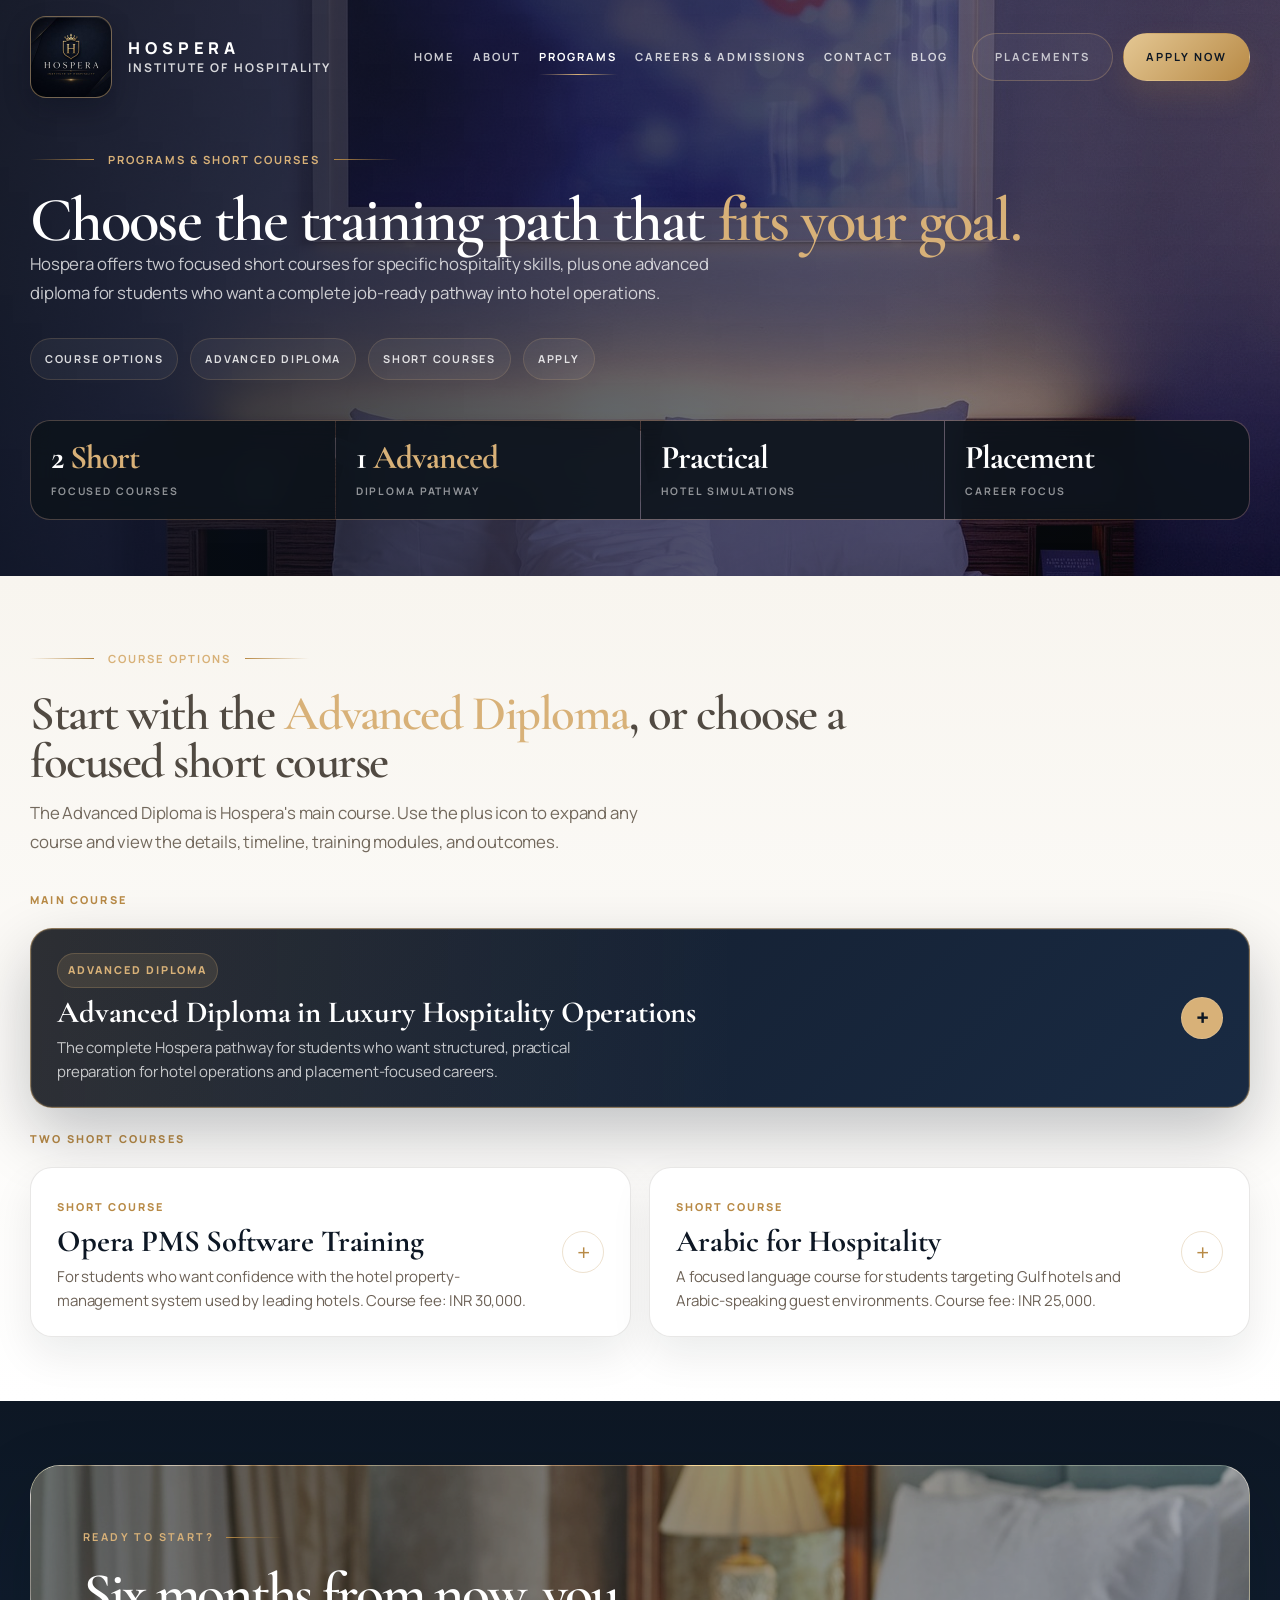
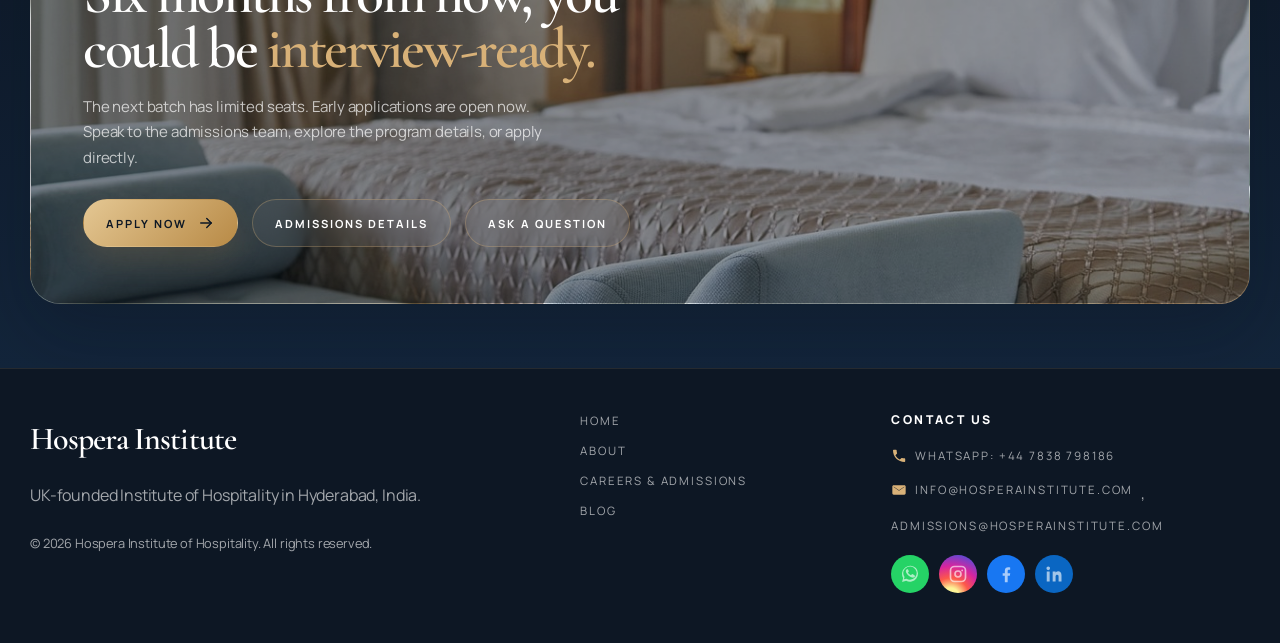
<file: programs.html>
<!DOCTYPE html>
<html lang="en">
<head>
  <meta charset="UTF-8" />
  <meta name="viewport" content="width=device-width, initial-scale=1.0" />
  <title>Advanced Diploma in Luxury Hospitality Operations | Hospera Institute</title>
  <meta name="description" content="Explore Hospera Institute's six-month Professional Diploma in Hotel Operations — covering Opera PMS, Arabic language, front office simulations, and placement preparation across 96 sessions." />
  <meta name="robots" content="index, follow" />
  <meta name="google-site-verification" content="GOOGLE_SEARCH_CONSOLE_VERIFICATION_TOKEN" />
  <link rel="canonical" href="https://www.hosperainstitute.com/programs.html" />
  <meta name="geo.region" content="IN-TG" />
  <meta name="geo.placename" content="West Marredpally, Secunderabad, Telangana, India" />
  <meta name="geo.address" content="1st Floor, Sofi Vista, S 10-1-628, West Marredpally, Secunderabad, India" />
  <script type="application/ld+json">
  {
    "@context": "https://schema.org",
    "@type": "EducationalOrganization",
    "name": "Hospera Institute",
    "url": "https://www.hosperainstitute.com/",
    "description": "UK-founded institute of hospitality in Secunderabad with placement focused training.",
    "address": {
      "@type": "PostalAddress",
      "streetAddress": "1st Floor, Sofi Vista, S 10-1-628, West Marredpally",
      "addressLocality": "Secunderabad",
      "addressRegion": "Telangana",
      "addressCountry": "IN"
    },
    "telephone": ["+44 7838 798186"],
    "email": "info@hosperainstitute.com",
    "areaServed": ["Secunderabad", "Hyderabad", "Telangana", "India"],
    "sameAs": [
      "https://www.instagram.com/hosperainstitute",
      "https://www.facebook.com/hosperainstitute",
      "https://www.linkedin.com/company/hospera-institute"
    ]
  }
  </script>
  <link rel="preconnect" href="https://fonts.googleapis.com" />
  <link rel="preconnect" href="https://fonts.gstatic.com" crossorigin />
  <link href="https://fonts.googleapis.com/css2?family=Cormorant+Garamond:ital,wght@0,500;0,600;0,700;1,500;1,600&family=Manrope:wght@400;500;600;700;800&display=swap" rel="stylesheet" />
  <link rel="stylesheet" href="style.css" />

  <style>
    /* ── PROGRAMS PAGE CUSTOM STYLES ── */

    /* ── HERO OVERRIDES ── */
    .programs-concise-page main > section:not(.page-hero):not(.course-selector):not(.program-cta-section) {
      display: none;
    }

    .programs-concise-page .page-hero {
      min-height: 64svh;
      padding: calc(var(--header-height) + 34px) 0 56px;
    }

    .programs-concise-page .page-hero-copy {
      max-width: 68ch;
    }

    .course-selector {
      background: linear-gradient(180deg, #f8f5ef 0%, #ffffff 100%);
    }

    .course-options-grid {
      display: grid;
      grid-template-columns: repeat(2, minmax(0, 1fr));
      gap: 18px;
      margin-top: 34px;
    }

    .course-options-grid::before,
    .course-options-grid::after {
      grid-column: 1 / -1;
      width: fit-content;
      color: var(--gold-500);
      font-size: 0.68rem;
      font-weight: 800;
      letter-spacing: 0.2em;
      text-transform: uppercase;
    }

    .course-options-grid::before {
      content: "Main Course";
      order: -2;
    }

    .course-options-grid::after {
      content: "Two Short Courses";
      order: 0;
      margin-top: 4px;
    }

    .course-option {
      order: 1;
      border: 1px solid rgba(31, 24, 18, 0.1);
      border-radius: 22px;
      overflow: hidden;
      background: #fff;
      box-shadow: 0 18px 42px rgba(17, 21, 28, 0.08);
    }

    .course-option.featured-course {
      order: -1;
      grid-column: 1 / -1;
      border: 1px solid rgba(216, 177, 120, 0.62);
      background: linear-gradient(135deg, rgba(8, 17, 31, 0.98), rgba(14, 33, 58, 0.98));
      color: #fff;
      box-shadow:
        0 26px 64px rgba(5, 12, 24, 0.24),
        0 0 0 1px rgba(216, 177, 120, 0.1) inset;
    }

    .course-option.featured-course summary {
      background:
        linear-gradient(90deg, rgba(216, 177, 120, 0.13), transparent 58%),
        rgba(255, 255, 255, 0.025);
    }

    .course-option summary {
      list-style: none;
      cursor: pointer;
      display: grid;
      grid-template-columns: 1fr auto;
      gap: 18px;
      align-items: center;
      padding: 24px 26px;
    }

    .course-option summary::-webkit-details-marker {
      display: none;
    }

    .course-type {
      display: inline-flex;
      width: fit-content;
      margin-bottom: 10px;
      color: var(--gold-500);
      font-size: 0.68rem;
      font-weight: 800;
      letter-spacing: 0.18em;
      text-transform: uppercase;
    }

    .featured-course .course-type {
      color: var(--gold-400);
      padding: 7px 10px;
      border-radius: 999px;
      background: rgba(216, 177, 120, 0.13);
      border: 1px solid rgba(216, 177, 120, 0.22);
    }

    .course-option h3 {
      margin: 0 0 8px;
      font-family: "Cormorant Garamond", serif;
      font-size: clamp(1.6rem, 2.4vw, 2.35rem);
      line-height: 0.98;
      color: var(--navy-900);
    }

    .featured-course h3 {
      color: #fff;
    }

    .course-summary-copy {
      margin: 0;
      max-width: 62ch;
      color: #6d6257;
      font-size: 0.94rem;
      line-height: 1.58;
    }

    .featured-course .course-summary-copy {
      color: rgba(255, 255, 255, 0.74);
    }

    .course-toggle {
      width: 42px;
      height: 42px;
      border-radius: 50%;
      display: grid;
      place-items: center;
      border: 1px solid rgba(184, 138, 70, 0.26);
      color: var(--gold-500);
      font-size: 1.45rem;
      line-height: 1;
      transition: transform 0.25s ease, background-color 0.25s ease;
    }

    .featured-course .course-toggle {
      background: var(--gold-400);
      color: var(--navy-900);
      border-color: rgba(255, 255, 255, 0.14);
      font-weight: 800;
    }

    .course-option[open] .course-toggle {
      transform: rotate(45deg);
      background: rgba(184, 138, 70, 0.1);
    }

    .course-detail {
      padding: 0 26px 26px;
      border-top: 1px solid rgba(31, 24, 18, 0.08);
    }

    .featured-course .course-detail {
      border-color: rgba(216, 177, 120, 0.16);
    }

    .course-detail-grid {
      display: grid;
      grid-template-columns: repeat(3, minmax(0, 1fr));
      gap: 12px;
      margin: 20px 0;
    }

    .course-mini-stat {
      padding: 14px;
      border-radius: 14px;
      background: rgba(184, 138, 70, 0.08);
    }

    .featured-course .course-mini-stat {
      background: rgba(255, 255, 255, 0.06);
    }

    .course-mini-stat strong {
      display: block;
      color: var(--navy-900);
      font-size: 0.78rem;
      font-weight: 800;
      letter-spacing: 0.12em;
      text-transform: uppercase;
    }

    .featured-course .course-mini-stat strong {
      color: var(--gold-400);
    }

    .course-mini-stat span {
      display: block;
      margin-top: 6px;
      color: #6d6257;
      font-size: 0.9rem;
      line-height: 1.45;
    }

    .featured-course .course-mini-stat span {
      color: rgba(255, 255, 255, 0.72);
    }

    .course-detail h4 {
      margin: 18px 0 10px;
      color: var(--navy-900);
      font-size: 0.78rem;
      font-weight: 800;
      letter-spacing: 0.16em;
      text-transform: uppercase;
    }

    .featured-course .course-detail h4 {
      color: var(--gold-400);
    }

    .course-list {
      display: grid;
      gap: 8px;
      margin: 0;
      padding: 0;
      list-style: none;
      color: #6d6257;
      font-size: 0.94rem;
      line-height: 1.5;
    }

    .featured-course .course-list {
      color: rgba(255, 255, 255, 0.72);
    }

    .course-list li {
      position: relative;
      padding-left: 18px;
    }

    .course-list li::before {
      content: "";
      position: absolute;
      left: 0;
      top: 0.62em;
      width: 7px;
      height: 7px;
      border-radius: 50%;
      background: var(--gold-500);
    }

    .course-detail-columns {
      display: grid;
      grid-template-columns: repeat(2, minmax(0, 1fr));
      gap: 18px;
      margin-top: 18px;
    }

    .course-detail-panel {
      padding: 18px;
      border-radius: 16px;
      background: rgba(255, 255, 255, 0.72);
      border: 1px solid rgba(31, 24, 18, 0.08);
    }

    .featured-course .course-detail-panel {
      background: rgba(255, 255, 255, 0.055);
      border-color: rgba(216, 177, 120, 0.14);
    }

    .course-note {
      margin: 18px 0 0;
      padding: 16px 18px;
      border-radius: 16px;
      background: rgba(184, 138, 70, 0.1);
      color: #5d5145;
      font-size: 0.92rem;
      line-height: 1.55;
    }

    .featured-course .course-note {
      color: rgba(255, 255, 255, 0.74);
      background: rgba(216, 177, 120, 0.1);
    }

    .course-timeline {
      display: grid;
      gap: 10px;
      margin-top: 18px;
    }

    .course-timeline-item {
      display: grid;
      grid-template-columns: 112px minmax(0, 1fr);
      gap: 14px;
      align-items: start;
      padding: 14px 16px;
      border-radius: 16px;
      background: rgba(255, 255, 255, 0.66);
      border: 1px solid rgba(31, 24, 18, 0.08);
    }

    .featured-course .course-timeline-item {
      background: rgba(255, 255, 255, 0.055);
      border-color: rgba(216, 177, 120, 0.14);
    }

    .course-timeline-step {
      color: var(--gold-500);
      font-size: 0.68rem;
      font-weight: 800;
      letter-spacing: 0.14em;
      text-transform: uppercase;
    }

    .course-timeline-item strong {
      display: block;
      color: var(--navy-900);
      font-size: 0.96rem;
      line-height: 1.2;
    }

    .featured-course .course-timeline-item strong {
      color: #fff;
    }

    .course-timeline-item p {
      margin: 5px 0 0;
      color: #6d6257;
      font-size: 0.88rem;
      line-height: 1.5;
    }

    .featured-course .course-timeline-item p {
      color: rgba(255, 255, 255, 0.72);
    }

    .course-actions {
      display: flex;
      flex-wrap: wrap;
      gap: 12px;
      margin-top: 22px;
    }

    @media (max-width: 900px) {
      .course-options-grid,
      .course-detail-grid,
      .course-detail-columns,
      .course-timeline-item {
        grid-template-columns: 1fr;
      }
    }

    .prog-hero-stats {
      display: grid;
      grid-template-columns: repeat(4, minmax(0, 1fr));
      gap: 1px;
      margin-top: 40px;
      background: rgba(216, 177, 120, 0.14);
      border: 1px solid rgba(216, 177, 120, 0.14);
      border-radius: 20px;
      overflow: hidden;
    }
    .prog-hero-stat {
      padding: 22px 20px 18px;
      background: rgba(8, 17, 26, 0.88);
      backdrop-filter: blur(16px);
    }
    .prog-hero-stat strong {
      display: block;
      color: #fff;
      font-family: "Cormorant Garamond", serif;
      font-size: clamp(1.8rem, 2.6vw, 2.6rem);
      line-height: 0.9;
      letter-spacing: -0.03em;
      margin-bottom: 10px;
    }
    .prog-hero-stat span {
      display: block;
      color: rgba(255,255,255,0.54);
      font-size: 0.65rem;
      font-weight: 700;
      letter-spacing: 0.18em;
      text-transform: uppercase;
    }
    .prog-hero-stat strong em {
      font-style: normal;
      color: var(--gold-400);
    }

    /* ── OVERVIEW STRIP ── */
    .overview-strip {
      display: grid;
      grid-template-columns: repeat(5, minmax(0, 1fr));
      gap: 0;
      border-radius: 26px;
      overflow: hidden;
      border: 1px solid rgba(31, 24, 18, 0.08);
      box-shadow: 0 20px 56px rgba(17, 21, 28, 0.1);
    }
    .overview-cell {
      padding: 28px 22px;
      background: rgba(255,255,255,0.9);
      border-right: 1px solid rgba(31, 24, 18, 0.07);
      display: flex;
      flex-direction: column;
      gap: 8px;
    }
    .overview-cell:last-child { border-right: 0; }
    .overview-cell-icon {
      width: 40px;
      height: 40px;
      border-radius: 12px;
      background: linear-gradient(135deg, var(--gold-400), var(--gold-500));
      display: grid;
      place-items: center;
      margin-bottom: 6px;
    }
    .overview-cell-icon svg { width: 18px; height: 18px; color: var(--navy-900); }
    .overview-cell-value {
      font-family: "Cormorant Garamond", serif;
      font-size: 1.8rem;
      font-weight: 600;
      color: var(--navy-900);
      line-height: 1;
      letter-spacing: -0.03em;
    }
    .overview-cell-label {
      font-size: 0.68rem;
      font-weight: 700;
      letter-spacing: 0.16em;
      text-transform: uppercase;
      color: var(--text-soft);
    }

    /* ── PHASE TIMELINE ── */
    .phase-timeline-wrap {
      position: relative;
    }
    .phase-timeline-line {
      position: absolute;
      left: 50%;
      top: 0;
      bottom: 0;
      width: 1px;
      background: linear-gradient(180deg, transparent, rgba(216,177,120,0.3) 10%, rgba(216,177,120,0.3) 90%, transparent);
      transform: translateX(-50%);
      pointer-events: none;
    }

    /* ── PHASE ACCORDION ── */
    .phase-list {
      display: grid;
      gap: 16px;
    }
    .phase-block {
      border: 1px solid rgba(216, 177, 120, 0.16);
      border-radius: 26px;
      overflow: hidden;
      background: linear-gradient(180deg, rgba(255,255,255,0.08), rgba(255,255,255,0.03));
      transition: border-color 0.3s ease;
    }
    .phase-block.open {
      border-color: rgba(216, 177, 120, 0.38);
    }
    .phase-header {
      display: grid;
      grid-template-columns: 72px 1fr auto;
      gap: 0;
      align-items: stretch;
      cursor: pointer;
      user-select: none;
    }
    .phase-num-badge {
      display: flex;
      align-items: center;
      justify-content: center;
      background: linear-gradient(135deg, rgba(216,177,120,0.22), rgba(216,177,120,0.08));
      border-right: 1px solid rgba(216, 177, 120, 0.16);
      padding: 24px 10px;
    }
    .phase-num-badge span {
      font-family: "Cormorant Garamond", serif;
      font-size: 2rem;
      font-weight: 600;
      color: var(--gold-400);
      line-height: 1;
    }
    .phase-header-body {
      padding: 22px 24px;
    }
    .phase-month-tag {
      display: inline-block;
      font-size: 0.64rem;
      font-weight: 700;
      letter-spacing: 0.2em;
      text-transform: uppercase;
      color: var(--gold-400);
      margin-bottom: 6px;
    }
    .phase-title {
      margin: 0 0 6px;
      font-family: "Cormorant Garamond", serif;
      font-size: clamp(1.4rem, 2vw, 1.9rem);
      font-weight: 600;
      color: #fff;
      line-height: 1;
      letter-spacing: -0.03em;
    }
    .phase-subtitle {
      color: rgba(255,255,255,0.58);
      font-size: 0.85rem;
      line-height: 1.6;
      max-width: 68ch;
    }
    .phase-meta-row {
      display: flex;
      flex-wrap: wrap;
      gap: 12px;
      margin-top: 12px;
    }
    .phase-pill {
      display: inline-flex;
      align-items: center;
      gap: 6px;
      padding: 5px 12px;
      border-radius: 999px;
      border: 1px solid rgba(216, 177, 120, 0.2);
      background: rgba(255,255,255,0.05);
      font-size: 0.64rem;
      font-weight: 700;
      letter-spacing: 0.14em;
      text-transform: uppercase;
      color: rgba(255,255,255,0.7);
    }
    .phase-pill-dot {
      width: 6px;
      height: 6px;
      border-radius: 50%;
      background: var(--gold-400);
    }
    .phase-toggle-btn {
      display: flex;
      align-items: center;
      justify-content: center;
      padding: 0 26px;
      flex-shrink: 0;
    }
    .phase-toggle-icon {
      width: 36px;
      height: 36px;
      border-radius: 50%;
      border: 1px solid rgba(216,177,120,0.24);
      display: grid;
      place-items: center;
      transition: transform 0.35s ease, background 0.25s ease;
    }
    .phase-block.open .phase-toggle-icon {
      transform: rotate(180deg);
      background: rgba(216,177,120,0.16);
    }
    .phase-toggle-icon svg {
      width: 16px;
      height: 16px;
      color: var(--gold-400);
      transition: none;
    }

    /* Phase body — sessions grid */
    .phase-body {
      display: none;
      border-top: 1px solid rgba(216,177,120,0.12);
    }
    .phase-block.open .phase-body {
      display: block;
    }

    .phase-why-box {
      padding: 20px 24px 18px;
      background: rgba(216,177,120,0.06);
      border-bottom: 1px solid rgba(216,177,120,0.1);
    }
    .phase-why-box p {
      margin: 0;
      font-size: 0.88rem;
      line-height: 1.72;
      color: rgba(255,255,255,0.68);
      font-style: italic;
    }
    .phase-why-box strong {
      color: var(--gold-400);
      font-style: normal;
    }

    .sessions-grid {
      display: grid;
      grid-template-columns: repeat(2, minmax(0, 1fr));
      gap: 0;
    }
    .session-row {
      display: grid;
      grid-template-columns: 64px 1fr;
      gap: 0;
      border-bottom: 1px solid rgba(216,177,120,0.08);
      border-right: 1px solid rgba(216,177,120,0.08);
      transition: background 0.2s ease;
    }
    .sessions-grid > .session-row:nth-child(2n) {
      border-right: 0;
    }
    .session-row:hover {
      background: rgba(216,177,120,0.04);
    }
    .session-num {
      display: flex;
      align-items: flex-start;
      justify-content: center;
      padding: 16px 10px;
      font-family: "Cormorant Garamond", serif;
      font-size: 1.1rem;
      color: rgba(255,255,255,0.28);
      border-right: 1px solid rgba(216,177,120,0.08);
      font-weight: 600;
    }
    .session-content {
      padding: 14px 16px 14px;
    }
    .session-type-badge {
      display: inline-block;
      font-size: 0.58rem;
      font-weight: 700;
      letter-spacing: 0.18em;
      text-transform: uppercase;
      padding: 2px 8px;
      border-radius: 999px;
      margin-bottom: 5px;
    }
    .badge-theory    { background: rgba(92,136,255,0.18); color: #a0b8ff; border: 1px solid rgba(92,136,255,0.2); }
    .badge-practical { background: rgba(75,175,110,0.18); color: #8fd4a8; border: 1px solid rgba(75,175,110,0.2); }
    .badge-workshop  { background: rgba(255,165,50,0.18);  color: #ffc87a; border: 1px solid rgba(255,165,50,0.2); }
    .badge-language  { background: rgba(210,80,210,0.18);  color: #e4a8e4; border: 1px solid rgba(210,80,210,0.2); }
    .badge-assessment{ background: rgba(240,80,80,0.18);   color: #f4aaaa; border: 1px solid rgba(240,80,80,0.2); }
    .badge-industry  { background: rgba(80,200,220,0.18);  color: #90dde8; border: 1px solid rgba(80,200,220,0.2); }
    .badge-ceremony  { background: rgba(216,177,120,0.18); color: var(--gold-400); border: 1px solid rgba(216,177,120,0.2); }
    .session-topic {
      margin: 0 0 4px;
      color: #fff;
      font-size: 0.86rem;
      font-weight: 600;
      line-height: 1.3;
    }
    .session-desc {
      margin: 0;
      color: rgba(255,255,255,0.48);
      font-size: 0.76rem;
      line-height: 1.6;
    }

    /* ── OPERA SECTION ── */
    .opera-feature-grid {
      display: grid;
      grid-template-columns: minmax(0, 1fr) minmax(0, 1.6fr);
      gap: 36px;
      align-items: start;
    }
    .opera-left-stack {
      display: grid;
      gap: 16px;
      position: sticky;
      top: 110px;
    }
    .opera-intro-card {
      padding: 32px;
      border-radius: 26px;
      background: linear-gradient(135deg, rgba(255,255,255,0.08), rgba(255,255,255,0.03));
      border: 1px solid rgba(216,177,120,0.18);
    }
    .opera-big-stat {
      display: grid;
      grid-template-columns: repeat(3, 1fr);
      gap: 1px;
      background: rgba(216,177,120,0.14);
      border-radius: 18px;
      overflow: hidden;
    }
    .opera-stat-cell {
      padding: 18px 16px;
      background: rgba(8,17,26,0.88);
      text-align: center;
    }
    .opera-stat-cell strong {
      display: block;
      font-family: "Cormorant Garamond", serif;
      font-size: 1.9rem;
      color: var(--gold-400);
      line-height: 1;
      margin-bottom: 6px;
    }
    .opera-stat-cell span {
      font-size: 0.62rem;
      font-weight: 700;
      letter-spacing: 0.16em;
      text-transform: uppercase;
      color: rgba(255,255,255,0.5);
    }

    /* Opera module list */
    .opera-module-list {
      display: grid;
      gap: 0;
      border: 1px solid rgba(216,177,120,0.14);
      border-radius: 22px;
      overflow: hidden;
    }
    .opera-module-item {
      display: grid;
      grid-template-columns: 46px 1fr;
      gap: 0;
      border-bottom: 1px solid rgba(216,177,120,0.1);
      transition: background 0.2s;
    }
    .opera-module-item:last-child { border-bottom: 0; }
    .opera-module-item:hover { background: rgba(216,177,120,0.04); }
    .opera-module-num {
      display: flex;
      align-items: center;
      justify-content: center;
      font-size: 0.7rem;
      font-weight: 700;
      color: rgba(255,255,255,0.2);
      border-right: 1px solid rgba(216,177,120,0.1);
      padding: 14px 8px;
    }
    .opera-module-text {
      padding: 12px 16px;
    }
    .opera-module-title {
      display: block;
      font-size: 0.86rem;
      font-weight: 600;
      color: #fff;
      margin-bottom: 3px;
    }
    .opera-module-desc {
      font-size: 0.76rem;
      color: rgba(255,255,255,0.48);
      line-height: 1.55;
    }

    /* ── ARABIC SECTION ── */
    .arabic-phase-grid {
      display: grid;
      grid-template-columns: repeat(3, minmax(0, 1fr));
      gap: 20px;
      margin-top: 8px;
    }
    .arabic-phase-card {
      padding: 28px;
      border-radius: 24px;
      border: 1px solid rgba(31,24,18,0.07);
      background: rgba(255,255,255,0.84);
      box-shadow: 0 16px 44px rgba(17,21,28,0.07);
      position: relative;
      overflow: hidden;
    }
    .arabic-phase-card::before {
      content: "";
      position: absolute;
      top: 0; left: 0; right: 0;
      height: 3px;
      background: linear-gradient(90deg, var(--gold-500), var(--gold-400), transparent);
    }
    .arabic-phase-num {
      display: inline-flex;
      align-items: center;
      justify-content: center;
      width: 42px; height: 42px;
      border-radius: 50%;
      background: linear-gradient(135deg, var(--gold-400), var(--gold-500));
      font-family: "Cormorant Garamond", serif;
      font-size: 1.4rem;
      font-weight: 700;
      color: var(--navy-900);
      margin-bottom: 16px;
    }
    .arabic-phase-label {
      display: block;
      font-size: 0.62rem;
      font-weight: 700;
      letter-spacing: 0.2em;
      text-transform: uppercase;
      color: var(--gold-500);
      margin-bottom: 6px;
    }
    .arabic-phase-title {
      margin: 0 0 10px;
      font-family: "Cormorant Garamond", serif;
      font-size: 1.6rem;
      line-height: 1;
      color: var(--navy-900);
    }
    .arabic-phase-period {
      font-size: 0.8rem;
      color: var(--text-soft);
      margin-bottom: 14px;
    }
    .arabic-phase-points {
      list-style: none;
      padding: 0;
      margin: 0;
      display: grid;
      gap: 8px;
    }
    .arabic-phase-points li {
      display: flex;
      align-items: flex-start;
      gap: 10px;
      font-size: 0.86rem;
      color: var(--text-soft);
      line-height: 1.6;
    }
    .arabic-phase-points li::before {
      content: "";
      width: 6px; height: 6px;
      border-radius: 50%;
      background: var(--gold-500);
      flex-shrink: 0;
      margin-top: 8px;
    }
    .arabic-why-banner {
      margin-top: 28px;
      padding: 28px 32px;
      border-radius: 22px;
      background: linear-gradient(135deg, rgba(216,177,120,0.1), rgba(216,177,120,0.04));
      border: 1px solid rgba(216,177,120,0.2);
      display: grid;
      grid-template-columns: 1fr auto;
      gap: 24px;
      align-items: center;
    }
    .arabic-why-banner h4 {
      margin: 0 0 10px;
      font-family: "Cormorant Garamond", serif;
      font-size: 1.5rem;
      color: var(--text-dark);
      font-weight: 600;
    }
    .arabic-why-list {
      list-style: none;
      padding: 0;
      margin: 0;
      display: grid;
      grid-template-columns: repeat(2, 1fr);
      gap: 8px 24px;
    }
    .arabic-why-list li {
      display: flex;
      align-items: flex-start;
      gap: 8px;
      font-size: 0.82rem;
      color: var(--text-soft);
      line-height: 1.5;
    }
    .arabic-why-list li::before {
      content: "";
      width: 5px; height: 5px;
      border-radius: 50%;
      background: var(--gold-500);
      flex-shrink: 0;
      margin-top: 8px;
    }
    .arabic-sessions-count {
      text-align: center;
      flex-shrink: 0;
    }
    .arabic-sessions-count strong {
      display: block;
      font-family: "Cormorant Garamond", serif;
      font-size: 3.5rem;
      color: var(--gold-500);
      line-height: 0.9;
      letter-spacing: -0.04em;
    }
    .arabic-sessions-count span {
      font-size: 0.64rem;
      font-weight: 700;
      letter-spacing: 0.16em;
      text-transform: uppercase;
      color: var(--text-soft);
    }

    /* ── LEARNING SPLIT ── */
    .learning-split-card {
      display: grid;
      grid-template-columns: 1fr 1fr;
      border-radius: 28px;
      overflow: hidden;
      border: 1px solid rgba(216,177,120,0.16);
      box-shadow: 0 22px 60px rgba(7,14,24,0.2);
    }
    .learning-split-panel {
      padding: 40px 36px;
      display: flex;
      flex-direction: column;
    }
    .learning-split-panel.dark-panel {
      background: linear-gradient(160deg, rgba(13,28,52,0.94), rgba(8,17,26,0.98));
    }
    .learning-split-panel.light-panel {
      background: rgba(255,255,255,0.92);
    }
    .split-percent {
      font-family: "Cormorant Garamond", serif;
      font-size: clamp(4rem, 7vw, 6rem);
      font-weight: 600;
      line-height: 0.85;
      letter-spacing: -0.05em;
      margin-bottom: 16px;
    }
    .dark-panel .split-percent { color: var(--gold-400); }
    .light-panel .split-percent { color: var(--gold-500); }
    .split-label {
      font-size: 0.72rem;
      font-weight: 700;
      letter-spacing: 0.2em;
      text-transform: uppercase;
      margin-bottom: 14px;
    }
    .dark-panel .split-label { color: rgba(255,255,255,0.6); }
    .light-panel .split-label { color: var(--text-soft); }
    .split-desc {
      font-size: 0.9rem;
      line-height: 1.72;
      flex: 1;
    }
    .dark-panel .split-desc { color: rgba(255,255,255,0.66); }
    .light-panel .split-desc { color: var(--text-soft); }
    .split-items {
      list-style: none;
      padding: 0;
      margin: 20px 0 0;
      display: grid;
      gap: 10px;
    }
    .split-items li {
      display: flex;
      align-items: flex-start;
      gap: 12px;
      font-size: 0.85rem;
      line-height: 1.55;
    }
    .dark-panel .split-items li { color: rgba(255,255,255,0.68); }
    .light-panel .split-items li { color: var(--text-soft); }
    .split-items li::before {
      content: "";
      width: 6px; height: 6px;
      border-radius: 50%;
      flex-shrink: 0;
      margin-top: 8px;
    }
    .dark-panel .split-items li::before  { background: var(--gold-400); }
    .light-panel .split-items li::before { background: var(--gold-500); }

    /* ── ASSESSMENT TABLE ── */
    .assessment-table-wrap {
      border-radius: 24px;
      overflow: hidden;
      border: 1px solid rgba(31,24,18,0.08);
      box-shadow: 0 18px 52px rgba(17,21,28,0.08);
    }
    .assessment-table {
      width: 100%;
      border-collapse: collapse;
    }
    .assessment-table thead tr {
      background: linear-gradient(90deg, var(--navy-800), var(--navy-900));
    }
    .assessment-table thead th {
      padding: 16px 20px;
      text-align: left;
      font-size: 0.66rem;
      font-weight: 700;
      letter-spacing: 0.2em;
      text-transform: uppercase;
      color: rgba(255,255,255,0.7);
      white-space: nowrap;
    }
    .assessment-table thead th:last-child { text-align: right; }
    .assessment-table tbody tr {
      background: rgba(255,255,255,0.88);
      border-bottom: 1px solid rgba(31,24,18,0.06);
      transition: background 0.2s;
    }
    .assessment-table tbody tr:hover { background: #fff; }
    .assessment-table tbody tr:last-child { border-bottom: 0; }
    .assessment-table td {
      padding: 16px 20px;
      font-size: 0.87rem;
      color: var(--text-dark);
      vertical-align: top;
    }
    .assessment-table td:first-child {
      font-weight: 700;
      color: var(--navy-900);
      white-space: nowrap;
    }
    .assessment-table td:last-child {
      text-align: right;
      font-family: "Cormorant Garamond", serif;
      font-size: 1.3rem;
      font-weight: 600;
      color: var(--gold-500);
    }
    .assessment-table .total-row {
      background: linear-gradient(90deg, rgba(184,138,70,0.06), rgba(184,138,70,0.02));
    }
    .assessment-table .total-row td {
      font-weight: 800;
      font-size: 0.9rem;
      border-top: 2px solid rgba(184,138,70,0.24);
    }
    .assessment-table .total-row td:last-child {
      font-size: 1.6rem;
      color: var(--gold-500);
    }
    .assessment-caption {
      display: flex;
      align-items: center;
      gap: 14px;
      margin-top: 18px;
      padding: 14px 20px;
      border-radius: 14px;
      background: rgba(255,255,255,0.84);
      border: 1px solid rgba(31,24,18,0.06);
      font-size: 0.82rem;
      color: var(--text-soft);
    }
    .assessment-caption strong { color: var(--navy-900); }
    .pass-mark-badge {
      display: inline-flex;
      align-items: center;
      gap: 8px;
      padding: 6px 14px;
      border-radius: 999px;
      background: linear-gradient(135deg, var(--gold-400), var(--gold-500));
      color: var(--navy-900);
      font-size: 0.72rem;
      font-weight: 800;
      letter-spacing: 0.14em;
      text-transform: uppercase;
      flex-shrink: 0;
    }

    /* ── DIFFERENTIATORS ── */
    .diff-grid {
      display: grid;
      grid-template-columns: repeat(3, minmax(0, 1fr));
      gap: 18px;
    }
    .diff-card {
      padding: 28px 24px;
      border-radius: 24px;
      border: 1px solid rgba(216,177,120,0.16);
      background: linear-gradient(180deg, rgba(255,255,255,0.08), rgba(255,255,255,0.03));
      display: flex;
      flex-direction: column;
      gap: 12px;
      transition: border-color 0.3s, transform 0.3s;
    }
    .diff-card:hover {
      border-color: rgba(216,177,120,0.32);
      transform: translateY(-4px);
    }
    .diff-card-num {
      font-family: "Cormorant Garamond", serif;
      font-size: 3rem;
      font-weight: 600;
      color: rgba(216,177,120,0.2);
      line-height: 1;
      letter-spacing: -0.04em;
    }
    .diff-card-title {
      margin: 0;
      font-family: "Cormorant Garamond", serif;
      font-size: 1.5rem;
      font-weight: 600;
      color: #fff;
      line-height: 1.1;
      letter-spacing: -0.02em;
    }
    .diff-card-copy {
      margin: 0;
      font-size: 0.86rem;
      color: rgba(255,255,255,0.6);
      line-height: 1.7;
    }

    /* ── CERTIFICATION CARD ── */
    .cert-card {
      border-radius: 28px;
      overflow: hidden;
      border: 1px solid rgba(216,177,120,0.18);
      background: linear-gradient(135deg, rgba(13,28,52,0.9), rgba(8,17,26,0.96));
      padding: 44px 48px;
      position: relative;
    }
    .cert-card::before {
      content: "";
      position: absolute;
      top: -60px; right: -60px;
      width: 260px; height: 260px;
      border-radius: 50%;
      background: radial-gradient(circle, rgba(216,177,120,0.12), transparent 70%);
      pointer-events: none;
    }
    .cert-card::after {
      content: "";
      position: absolute;
      bottom: -80px; left: -40px;
      width: 220px; height: 220px;
      border-radius: 50%;
      background: radial-gradient(circle, rgba(42,86,166,0.16), transparent 72%);
      pointer-events: none;
    }
    .cert-inner {
      position: relative;
      z-index: 1;
      display: grid;
      grid-template-columns: 1fr auto;
      gap: 36px;
      align-items: center;
    }
    .cert-title {
      margin: 0 0 8px;
      font-family: "Cormorant Garamond", serif;
      font-size: clamp(1.8rem, 3vw, 2.8rem);
      font-weight: 600;
      color: #fff;
      line-height: 1.05;
      letter-spacing: -0.03em;
    }
    .cert-title span { color: var(--gold-400); }
    .cert-copy {
      margin: 0 0 20px;
      font-size: 0.9rem;
      color: rgba(255,255,255,0.64);
      line-height: 1.72;
      max-width: 60ch;
    }
    .cert-list {
      list-style: none;
      padding: 0;
      margin: 0;
      display: grid;
      gap: 10px;
    }
    .cert-list li {
      display: flex;
      align-items: flex-start;
      gap: 12px;
      font-size: 0.86rem;
      color: rgba(255,255,255,0.7);
      line-height: 1.55;
    }
    .cert-list li::before {
      content: "";
      width: 7px; height: 7px;
      border-radius: 50%;
      background: var(--gold-400);
      flex-shrink: 0;
      margin-top: 7px;
    }
    .cert-badge {
      flex-shrink: 0;
      width: 160px;
      height: 160px;
      border-radius: 50%;
      border: 1px solid rgba(216,177,120,0.28);
      display: flex;
      flex-direction: column;
      align-items: center;
      justify-content: center;
      text-align: center;
      padding: 20px;
      background: rgba(255,255,255,0.04);
      gap: 4px;
    }
    .cert-badge-main {
      font-family: "Cormorant Garamond", serif;
      font-size: 2.6rem;
      font-weight: 600;
      color: var(--gold-400);
      line-height: 0.9;
    }
    .cert-badge-sub {
      font-size: 0.6rem;
      font-weight: 700;
      letter-spacing: 0.14em;
      text-transform: uppercase;
      color: rgba(255,255,255,0.5);
      line-height: 1.5;
    }

    /* ── CTA ENROLL ── */
    .cta-enroll-block {
      position: relative;
      border-radius: 30px;
      overflow: hidden;
      border: 1px solid rgba(216,177,120,0.18);
      background-size: cover;
      background-position: center;
      box-shadow: 0 28px 72px rgba(7,14,24,0.22);
    }
    .cta-enroll-block::before {
      content: "";
      position: absolute;
      inset: 0;
      background: linear-gradient(90deg, rgba(8,17,26,0.96) 0%, rgba(8,17,26,0.88) 40%, rgba(8,17,26,0.62) 70%, rgba(8,17,26,0.3) 100%);
    }
    .cta-video {
      position: absolute;
      inset: 0;
      width: 100%; height: 100%;
      object-fit: cover;
      opacity: 0.7;
      filter: saturate(0.8) brightness(0.72);
      pointer-events: none;
      z-index: 0;
    }
    .cta-inner {
      position: relative;
      z-index: 1;
      padding: 56px 52px;
      max-width: 680px;
    }
    .cta-kicker {
      display: inline-flex;
      align-items: center;
      gap: 12px;
      color: var(--gold-400);
      font-size: 0.68rem;
      font-weight: 700;
      letter-spacing: 0.22em;
      text-transform: uppercase;
      margin-bottom: 20px;
    }
    .cta-kicker::after {
      content: "";
      width: 56px; height: 1px;
      background: linear-gradient(90deg, var(--gold-500), transparent);
    }
    .cta-title {
      margin: 0 0 16px;
      font-family: "Cormorant Garamond", serif;
      font-size: clamp(2.4rem, 4.5vw, 4rem);
      font-weight: 600;
      color: #fff;
      line-height: 0.96;
      letter-spacing: -0.04em;
    }
    .cta-title span { color: var(--gold-400); }
    .cta-copy {
      margin: 0 0 28px;
      font-size: 0.94rem;
      color: rgba(255,255,255,0.7);
      line-height: 1.72;
      max-width: 52ch;
    }
    .cta-actions {
      display: flex;
      flex-wrap: wrap;
      gap: 14px;
    }
    .btn-cta-ghost {
      border-color: rgba(216,177,120,0.3);
      background: rgba(255,255,255,0.05);
      backdrop-filter: blur(12px);
      color: #fff;
    }
    .btn-cta-ghost:hover {
      border-color: rgba(216,177,120,0.54);
      background: rgba(255,255,255,0.08);
    }

    /* ── RESPONSIVE ── */
    @media (max-width: 1100px) {
      .sessions-grid {
        grid-template-columns: 1fr;
      }
      .sessions-grid > .session-row:nth-child(2n) {
        border-right: 1px solid rgba(216,177,120,0.08);
      }
      .opera-feature-grid {
        grid-template-columns: 1fr;
      }
      .opera-left-stack {
        position: static;
      }
    }
    @media (max-width: 900px) {
      .prog-hero-stats {
        grid-template-columns: repeat(2, 1fr);
      }
      .overview-strip {
        grid-template-columns: repeat(3, 1fr);
      }
      .overview-cell:nth-child(3) { border-right: 0; }
      .overview-cell:nth-child(4) { border-top: 1px solid rgba(31,24,18,0.07); }
      .overview-cell:nth-child(5) { border-top: 1px solid rgba(31,24,18,0.07); border-right: 0; }
      .arabic-phase-grid {
        grid-template-columns: 1fr;
      }
      .arabic-why-banner {
        grid-template-columns: 1fr;
      }
      .arabic-why-list {
        grid-template-columns: 1fr;
      }
      .diff-grid {
        grid-template-columns: repeat(2, 1fr);
      }
      .cert-inner {
        grid-template-columns: 1fr;
      }
      .cert-badge { display: none; }
      .learning-split-card {
        grid-template-columns: 1fr;
      }
      .phase-header {
        grid-template-columns: 60px 1fr auto;
      }
    }
    @media (max-width: 640px) {
      .prog-hero-stats {
        grid-template-columns: 1fr;
      }
      .overview-strip {
        grid-template-columns: repeat(2, 1fr);
        border-radius: 18px;
      }
      .overview-cell:nth-child(2n) { border-right: 0; }
      .overview-cell { border-top: 1px solid rgba(31,24,18,0.07); }
      .overview-cell:nth-child(-n+2) { border-top: 0; }
      .diff-grid {
        grid-template-columns: 1fr;
      }
      .cert-card { padding: 32px 24px; }
      .cta-inner { padding: 36px 28px; }
      .assessment-table thead th:nth-child(3),
      .assessment-table td:nth-child(3) {
        display: none;
      }
    }
    .section-light .opera-module-list {
       background: rgba(255, 255, 255, 0.92);
       border: 1px solid rgba(31, 24, 18, 0.08);
       box-shadow: 0 18px 52px rgba(17, 21, 28, 0.08);
    }

    .section-light .opera-module-item {
       background: rgba(255, 255, 255, 0.82);
       border-bottom: 1px solid rgba(31, 24, 18, 0.07);
    }

    .section-light .opera-module-item:hover {
       background: #ffffff;
    }

    .section-light .opera-module-num {
       color: var(--gold-500);
       background: rgba(216, 177, 120, 0.08);
       border-right: 1px solid rgba(31, 24, 18, 0.07);
    }

    .section-light .opera-module-title {
       color: var(--navy-900);
    }

    .section-light .opera-module-desc {
       color: var(--text-soft);
    }

    .section-light .opera-intro-card {
       background: rgba(255, 255, 255, 0.92);
       border: 1px solid rgba(31, 24, 18, 0.08);
       box-shadow: 0 18px 52px rgba(17, 21, 28, 0.08);
   }

   .section-light .opera-intro-card .card-copy {
      color: var(--text-soft);
   }

   .section-light .opera-left-stack .feature-card {
      background: rgba(255, 255, 255, 0.92);
      border: 1px solid rgba(31, 24, 18, 0.08);
   }

   .section-light .opera-left-stack .feature-card .card-title {
     color: var(--navy-900);
   }

   .section-light .opera-left-stack .feature-card .card-copy,
   .section-light .opera-left-stack .feature-card .bullet-list li {
     color: var(--text-soft);
   }
  </style>
  <style>
   /* FORCE FIX — OPERA PMS LIGHT SECTION TEXT VISIBILITY */

   #opera .opera-module-list { background: #ffffff !important; border: 1px solid rgba(31,24,18,0.10) !important; box-shadow: 0 18px 52px rgba(17,21,28,0.08) !important; }
   #opera .opera-module-item { background: #ffffff !important; border-bottom: 1px solid rgba(31,24,18,0.08) !important; }
   #opera .opera-module-item:hover { background: #fbf7ef !important; }
   #opera .opera-module-num { color: #b88a46 !important; background: rgba(216,177,120,0.12) !important; border-right: 1px solid rgba(31,24,18,0.08) !important; }
   #opera .opera-module-title { color: #08111a !important; opacity: 1 !important; }
   #opera .opera-module-desc { color: #6f675d !important; opacity: 1 !important; }
   #opera .opera-module-text, #opera .opera-module-text span, #opera .opera-module-text p { opacity: 1 !important; }

   /* ── PROGRAMS MEGA DROPDOWN ── */
   .nav-dropdown { position: relative; display: inline-flex; align-items: center; }
   .nav-dropdown-toggle { display: inline-flex; align-items: center; gap: 5px; cursor: pointer; }
   .dropdown-arrow { font-size: 8px; opacity: 0.55; transition: transform 0.25s ease; display: inline-block; }
   .nav-dropdown.active .dropdown-arrow { transform: rotate(180deg); }
   .mega-dropdown {
     position: fixed;
     top: 80px;
     left: 50%;
     transform: translateX(-50%) translateY(-6px);
     width: 460px;
     background: #ffffff !important;
     border: 1px solid #e8e0d5;
     border-radius: 6px;
     box-shadow: 0 16px 48px rgba(0,0,0,0.18);
     opacity: 0;
     visibility: hidden;
     pointer-events: none;
     transition: opacity 0.22s ease, transform 0.22s ease, visibility 0.22s;
     z-index: 99999;
     backdrop-filter: none !important;
     -webkit-backdrop-filter: none !important;
   }
   .mega-dropdown.open { opacity: 1; visibility: visible; pointer-events: all; transform: translateX(-50%) translateY(0); }
   .mega-dropdown-inner { display: flex; padding: 26px 28px 18px; }
   .mega-col { flex: 1; display: flex; flex-direction: column; gap: 2px; }
   .mega-col-title { font-size: 9.5px; font-weight: 700; letter-spacing: 0.14em; text-transform: uppercase; color: #b8a98a; margin: 0 0 12px 0; padding-bottom: 8px; border-bottom: 1px solid #f0ebe3; }
   .mega-divider { width: 1px; background: #ede8e0; margin: 0 24px; align-self: stretch; }
   .mega-link,
   .nav-links .mega-link,
   .nav-links a.mega-link {
     display: block !important;
     font-size: 10px !important;
     letter-spacing: 0.12em;
     text-transform: uppercase;
     color: #1a1a1a !important;
     text-decoration: none !important;
     padding: 7px 0 !important;
     transition: color 0.18s ease, padding-left 0.18s ease !important;
     font-family: "Manrope", sans-serif !important;
     font-weight: 500 !important;
   }
   .mega-link::after,
   .nav-links a.mega-link::after { display: none !important; }
   .mega-link:hover,
   .nav-links a.mega-link:hover { color: #b8a98a !important; padding-left: 5px !important; }
   .mega-footer { border-top: 1px solid #f0ebe3; padding: 12px 28px; background: #faf8f5; border-radius: 0 0 6px 6px; }
   .mega-upcoming { display: inline-flex; align-items: center; gap: 8px; font-size: 11px; font-weight: 700; letter-spacing: 0.1em; text-transform: uppercase; color: #2c2c2c; text-decoration: none; font-family: "Manrope", sans-serif; transition: color 0.18s ease; }
   .mega-upcoming:hover { color: #b8a98a; }
   .upcoming-dot { width: 7px; height: 7px; border-radius: 50%; background: #b8a98a; display: inline-block; animation: pulse-dot 2s infinite; flex-shrink: 0; }
   @keyframes pulse-dot { 0%, 100% { opacity: 1; transform: scale(1); } 50% { opacity: 0.45; transform: scale(1.35); } }
</style>
</head>

<body class="programs-concise-page">

  <!-- ── HEADER ── -->
  <header class="site-header">
    <div class="container navbar">
      <a class="brand" href="index.html" aria-label="Hospera Institute home">
        <span class="brand-mark">
          <img src="[data-uri]" alt="Hospera logo" />
        </span>
        <span class="brand-copy">
          <span class="brand-title">Hospera</span>
          <span class="brand-subtitle">Institute of Hospitality</span>
        </span>
      </a>
      <button class="nav-toggle" id="navToggle" aria-label="Toggle navigation" aria-expanded="false">
        <span></span><span></span><span></span>
      </button>
      <nav class="nav-menu" id="navMenu">
        <div class="nav-links">
          <a href="index.html">Home</a>
          <a href="about.html">About</a>
          <a href="programs.html" class="active">Programs</a>
          <a href="careers.html">Careers &amp; Admissions</a>
          <a href="contact.html">Contact</a>
          <a href="blog.html">Blog</a>
        </div>
        <div class="nav-actions">
          <a class="btn btn-outline" href="careers.html">Placements</a>
          <a class="btn btn-gold" href="apply.html">Apply Now</a>
        </div>
      </nav>
    </div>
  </header>

  <main class="main-shell">

    <!-- ══════════════════════════════════════════════
         HERO
    ══════════════════════════════════════════════ -->
    <section class="page-hero has-video" style="background-image:url('assets/bedroom.jpg');">
      <video class="hero-video" autoplay muted loop playsinline webkit-playsinline disablepictureinpicture preload="auto" poster="assets/bedroom.jpg" aria-hidden="true">
        <source src="assets/videos/hero-programs-learning.mp4" type="video/mp4" />
      </video>
      <div class="container" data-reveal>
        <span class="section-kicker">Programs &amp; Short Courses</span>
        <h1 class="page-hero-title">Choose the training path that <span class="highlight">fits your goal.</span></h1>
        <p class="page-hero-copy">
          Hospera offers two focused short courses for specific hospitality skills, plus one advanced diploma for students who want a complete job-ready pathway into hotel operations.
        </p>
        <div class="page-menu">
          <a href="#course-options">Course Options</a>
          <a href="#advanced-diploma">Advanced Diploma</a>
          <a href="#short-courses">Short Courses</a>
          <a href="#apply">Apply</a>
        </div>
        <!-- Hero Stats -->
        <div class="prog-hero-stats">
          <div class="prog-hero-stat">
            <strong>2 <em>Short</em></strong>
            <span>Focused Courses</span>
          </div>
          <div class="prog-hero-stat">
            <strong>1 <em>Advanced</em></strong>
            <span>Diploma Pathway</span>
          </div>
          <div class="prog-hero-stat">
            <strong>Practical</strong>
            <span>Hotel Simulations</span>
          </div>
          <div class="prog-hero-stat">
            <strong>Placement</strong>
            <span>Career Focus</span>
          </div>
        </div>
      </div>
    </section>


    <!-- ══════════════════════════════════════════════
         PROGRAM AT A GLANCE
    ══════════════════════════════════════════════ -->
    <section class="section course-selector section-anchor" id="course-options">
      <div class="container">
        <div class="section-header" data-reveal>
          <span class="section-kicker">Course Options</span>
          <h2 class="section-title">Start with the <span class="highlight">Advanced Diploma</span>, or choose a focused short course</h2>
          <p class="section-intro">
            The Advanced Diploma is Hospera's main course. Use the plus icon to expand any course and view the details, timeline, training modules, and outcomes.
          </p>
        </div>

        <div class="course-options-grid" id="short-courses">
          <details class="course-option" data-reveal>
            <summary>
              <span>
                <span class="course-type">Short Course</span>
                <h3>Opera PMS Software Training</h3>
                <p class="course-summary-copy">For students who want confidence with the hotel property-management system used by leading hotels. Course fee: INR 30,000.</p>
              </span>
              <span class="course-toggle">+</span>
            </summary>
            <div class="course-detail">
              <div class="course-detail-grid">
                <div class="course-mini-stat"><strong>Best For</strong><span>Front office candidates</span></div>
                <div class="course-mini-stat"><strong>Focus</strong><span>Hands-on Opera PMS practice</span></div>
                <div class="course-mini-stat"><strong>Outcome</strong><span>Stronger technical interview edge</span></div>
                <div class="course-mini-stat"><strong>Fee</strong><span>INR 30,000</span></div>
              </div>
              <h4>What students learn</h4>
              <ul class="course-list">
                <li>Guest profiles, reservations, check-in, check-out, billing, and room status.</li>
                <li>Common front-desk scenarios using Opera-style workflows.</li>
                <li>How to speak about PMS knowledge confidently in interviews.</li>
              </ul>
              <div class="course-detail-columns">
                <div class="course-detail-panel">
                  <h4>Course Modules</h4>
                  <ul class="course-list">
                    <li>Opera PMS overview, navigation, profiles, reservation creation, and modifications.</li>
                    <li>Check-in, room assignment, billing, folio handling, check-out, and payment posting.</li>
                    <li>Room status, housekeeping coordination, arrival/departure lists, and reports.</li>
                  </ul>
                </div>
                <div class="course-detail-panel">
                  <h4>Practice & Assessment</h4>
                  <ul class="course-list">
                    <li>Hands-on workflow practice from reservation to departure.</li>
                    <li>Timed guest journey simulation covering profile, booking, check-in, billing, and check-out.</li>
                    <li>Interview preparation on how to explain Opera PMS knowledge professionally.</li>
                  </ul>
                </div>
              </div>
              <h4>Suggested Timeline</h4>
              <div class="course-timeline">
                <div class="course-timeline-item"><span class="course-timeline-step">Stage 1</span><div><strong>System introduction and reservations</strong><p>Opera PMS navigation, guest profiles, individual reservations, modifications, cancellations, comments, and special requests.</p></div></div>
                <div class="course-timeline-item"><span class="course-timeline-step">Stage 2</span><div><strong>Front desk workflows</strong><p>Check-in, room assignment, upgrades, walk-ins, check-out, folio handling, split bills, payments, and room status.</p></div></div>
                <div class="course-timeline-item"><span class="course-timeline-step">Stage 3</span><div><strong>Reports and full simulation</strong><p>Arrival/departure lists, housekeeping reports, rate and availability basics, full guest journey simulation, and feedback.</p></div></div>
              </div>
              <p class="course-note">Useful for candidates who already know hospitality basics but need stronger software confidence for front-office interviews.</p>
              <div class="course-actions">
                <a class="btn btn-gold" href="apply.html">Apply Now</a>
                <a class="btn btn-outline-dark" href="contact.html">Ask About This Course</a>
              </div>
            </div>
          </details>

          <details class="course-option" data-reveal>
            <summary>
              <span>
                <span class="course-type">Short Course</span>
                <h3>Arabic for Hospitality</h3>
                <p class="course-summary-copy">A focused language course for students targeting Gulf hotels and Arabic-speaking guest environments. Course fee: INR 25,000.</p>
              </span>
              <span class="course-toggle">+</span>
            </summary>
            <div class="course-detail">
              <div class="course-detail-grid">
                <div class="course-mini-stat"><strong>Best For</strong><span>Gulf career aspirants</span></div>
                <div class="course-mini-stat"><strong>Focus</strong><span>Useful hotel Arabic</span></div>
                <div class="course-mini-stat"><strong>Outcome</strong><span>Basic guest-service Arabic confidence</span></div>
                <div class="course-mini-stat"><strong>Fee</strong><span>INR 25,000</span></div>
              </div>
              <h4>What students learn</h4>
              <ul class="course-list">
                <li>Greetings, numbers, room terms, directions, and polite guest phrases.</li>
                <li>Simple Arabic for reservations, guest requests, and service recovery.</li>
                <li>Pronunciation practice for hotel and front-office situations.</li>
              </ul>
              <div class="course-detail-columns">
                <div class="course-detail-panel">
                  <h4>Course Modules</h4>
                  <ul class="course-list">
                    <li>Arabic greetings, numbers, dates, room categories, hotel departments, and directions.</li>
                    <li>Guest request phrases for housekeeping, restaurant, reception, and concierge situations.</li>
                    <li>Reservation phrases, apology language, polite responses, and farewell phrases.</li>
                  </ul>
                </div>
                <div class="course-detail-panel">
                  <h4>Practice & Assessment</h4>
                  <ul class="course-list">
                    <li>Pronunciation correction and repeated spoken drills for confidence.</li>
                    <li>Role plays with Arabic-speaking guest scenarios used in Gulf hotels.</li>
                    <li>Final spoken assessment based on vocabulary, clarity, confidence, and service tone.</li>
                  </ul>
                </div>
              </div>
              <h4>Suggested Timeline</h4>
              <div class="course-timeline">
                <div class="course-timeline-item"><span class="course-timeline-step">Stage 1</span><div><strong>Foundation Arabic for hotel service</strong><p>Greetings, numbers, days, room types, directions, food and beverage words, and polite service phrases.</p></div></div>
                <div class="course-timeline-item"><span class="course-timeline-step">Stage 2</span><div><strong>Reservations and guest requests</strong><p>Arabic phrases for availability, room assignments, billing questions, housekeeping requests, apology language, and service recovery.</p></div></div>
                <div class="course-timeline-item"><span class="course-timeline-step">Stage 3</span><div><strong>Spoken hotel role play</strong><p>Check-in, in-stay request, simple complaint, farewell conversation, pronunciation correction, and final spoken assessment.</p></div></div>
              </div>
              <p class="course-note">Designed for students who want a Gulf career advantage and need practical Arabic for hotel guest interaction, not academic Arabic.</p>
              <div class="course-actions">
                <a class="btn btn-gold" href="apply.html">Apply Now</a>
                <a class="btn btn-outline-dark" href="contact.html">Ask About This Course</a>
              </div>
            </div>
          </details>

          <details class="course-option featured-course" id="advanced-diploma" data-reveal>
            <summary>
              <span>
                <span class="course-type">Advanced Diploma</span>
                <h3>Advanced Diploma in Luxury Hospitality Operations</h3>
                <p class="course-summary-copy">The complete Hospera pathway for students who want structured, practical preparation for hotel operations and placement-focused careers.</p>
              </span>
              <span class="course-toggle">+</span>
            </summary>
            <div class="course-detail">
              <div class="course-detail-grid">
                <div class="course-mini-stat"><strong>Duration</strong><span>6-month structured program</span></div>
                <div class="course-mini-stat"><strong>Includes</strong><span>Opera PMS, Arabic, front office, housekeeping, F&amp;B, grooming</span></div>
                <div class="course-mini-stat"><strong>Outcome</strong><span>Interview-ready hospitality profile with practical confidence</span></div>
              </div>
              <h4>What students learn</h4>
              <ul class="course-list">
                <li>Hotel operations fundamentals across front office, housekeeping, service, and guest handling.</li>
                <li>Opera PMS workflows, Arabic language basics, communication, grooming, and simulations.</li>
                <li>Placement preparation including CV, interview practice, professional behaviour, and hotel readiness.</li>
              </ul>
              <div class="course-detail-columns">
                <div class="course-detail-panel">
                  <h4>Core Modules</h4>
                  <ul class="course-list">
                    <li>Communication, grooming, personality development, and professional hospitality behaviour.</li>
                    <li>Front office operations, reception simulations, reservations, check-in, check-out, and complaint handling.</li>
                    <li>Opera PMS, Arabic for hospitality, housekeeping basics, F&amp;B service, and guest psychology.</li>
                  </ul>
                </div>
                <div class="course-detail-panel">
                  <h4>Practical Training</h4>
                  <ul class="course-list">
                    <li>Mock hotel desk practice, service recovery role plays, telephone handling, and email communication.</li>
                    <li>Opera-style guest journey simulations from booking to billing and departure.</li>
                    <li>Housekeeping room setup awareness, restaurant service etiquette, and luxury hotel standards.</li>
                  </ul>
                </div>
                <div class="course-detail-panel">
                  <h4>Assessment</h4>
                  <ul class="course-list">
                    <li>Practical role-play assessments, Opera PMS workflow checks, spoken communication tasks, and grooming review.</li>
                    <li>Mock interviews, CV preparation, and final readiness feedback before placement conversations.</li>
                    <li>Certification based on participation, practical performance, professionalism, and assessment results.</li>
                  </ul>
                </div>
                <div class="course-detail-panel">
                  <h4>Career Direction</h4>
                  <ul class="course-list">
                    <li>Suitable for front office, guest relations, reservation, concierge, housekeeping coordinator, and F&amp;B entry pathways.</li>
                    <li>Built for students who want a complete hospitality foundation rather than one narrow crash course.</li>
                    <li>Placement support focuses on interview readiness, professional profile building, and hotel-role matching.</li>
                  </ul>
                </div>
              </div>
              <h4>Six-Month Course Timeline</h4>
              <div class="course-timeline">
                <div class="course-timeline-item"><span class="course-timeline-step">Month 1</span><div><strong>Foundations and communications</strong><p>Hotel world, guest journey, grooming, spoken English, phone etiquette, email/WhatsApp standards, personality development, and Phase 1 assessment.</p></div></div>
                <div class="course-timeline-item"><span class="course-timeline-step">Month 2</span><div><strong>Opera PMS and communication workflow</strong><p>Guest profiles, reservations, check-in, billing, room management, rate/availability, reports, Opera plus phone/email workflow, and full simulation test.</p></div></div>
                <div class="course-timeline-item"><span class="course-timeline-step">Month 3</span><div><strong>Front office operations and Arabic basics</strong><p>Reception desk, reservation calls, upselling, no-availability situations, cancellations, complaint handling, live role plays, and Arabic foundation phrases.</p></div></div>
                <div class="course-timeline-item"><span class="course-timeline-step">Month 4</span><div><strong>Simulations, housekeeping, F&amp;B, and Arabic intermediate</strong><p>Full front-desk simulations, graded check-in/check-out tests, housekeeping fundamentals, restaurant service basics, department coordination, and Arabic hotel conversations.</p></div></div>
                <div class="course-timeline-item"><span class="course-timeline-step">Month 5</span><div><strong>Business skills, industry exposure, and Arabic advanced</strong><p>SWOT, Gantt chart, Mendelow Matrix, hotel KPIs, revenue basics, crisis management, industry guest speaker, hotel visit or virtual tour, and advanced Arabic speaking.</p></div></div>
                <div class="course-timeline-item"><span class="course-timeline-step">Month 6</span><div><strong>Placement preparation and graduation</strong><p>CV, LinkedIn, body language, two mock interview rounds, competency-based interview practice, hotel referrals, final revision, graduation, and certification briefing.</p></div></div>
              </div>
              <p class="course-note">This is the main Hospera pathway for students who want complete preparation, not only one skill. It combines systems, service, language, confidence, grooming, and placement readiness.</p>
              <div class="course-actions" id="apply">
                <a class="btn btn-gold" href="apply.html">Apply for Diploma</a>
                <a class="btn btn-cta-ghost" href="careers.html#admissions">Admissions Details</a>
                <a class="btn btn-cta-ghost" href="contact.html">Speak to Admissions</a>
              </div>
            </div>
          </details>
        </div>
      </div>
    </section>

    <section class="section section-light section-anchor" id="overview">
      <div class="container">
        <div class="section-header" data-reveal>
          <span class="section-kicker">Program Overview</span>
          <h2 class="section-title">Everything in one <span class="highlight">structured diploma</span></h2>
          <p class="section-intro">
            Designed by London hotel professionals with postgraduate qualifications in hospitality, every detail of this program has been built around what five-star hotels need on day one. Hospera bridges the gap between classroom learning and real-world luxury hotel operations — so graduates are not starting from zero when they walk through a hotel door.
          </p>
        </div>

        <!-- Overview strip -->
        <div class="overview-strip" data-reveal>
          <div class="overview-cell">
            <div class="overview-cell-icon">
              <svg viewBox="0 0 24 24" fill="none" stroke="currentColor" stroke-width="1.8" stroke-linecap="round" stroke-linejoin="round"><rect x="3" y="4" width="18" height="18" rx="2"/><path d="M16 2v4M8 2v4M3 10h18"/></svg>
            </div>
            <div class="overview-cell-value">6 Months</div>
            <div class="overview-cell-label">Duration</div>
          </div>
          <div class="overview-cell">
            <div class="overview-cell-icon">
              <svg viewBox="0 0 24 24" fill="none" stroke="currentColor" stroke-width="1.8" stroke-linecap="round" stroke-linejoin="round"><circle cx="12" cy="12" r="9"/><path d="M12 7v5l3 2"/></svg>
            </div>
            <div class="overview-cell-value">192 Hrs</div>
            <div class="overview-cell-label">Total Training</div>
          </div>
          <div class="overview-cell">
            <div class="overview-cell-icon">
              <svg viewBox="0 0 24 24" fill="none" stroke="currentColor" stroke-width="1.8" stroke-linecap="round" stroke-linejoin="round"><path d="M4 20V8l8-4 8 4v12"/><path d="M9 20v-5h6v5"/></svg>
            </div>
            <div class="overview-cell-value">25 Max</div>
            <div class="overview-cell-label">Batch Size</div>
          </div>
          <div class="overview-cell">
            <div class="overview-cell-icon">
              <svg viewBox="0 0 24 24" fill="none" stroke="currentColor" stroke-width="1.8" stroke-linecap="round" stroke-linejoin="round"><path d="M12 20h9"/><path d="M16.5 3.5a2.121 2.121 0 0 1 3 3L7 19l-4 1 1-4L16.5 3.5z"/></svg>
            </div>
            <div class="overview-cell-value">8 Tests</div>
            <div class="overview-cell-label">Assessments</div>
          </div>
          <div class="overview-cell">
            <div class="overview-cell-icon">
              <svg viewBox="0 0 24 24" fill="none" stroke="currentColor" stroke-width="1.8" stroke-linecap="round" stroke-linejoin="round"><path d="M22 11.08V12a10 10 0 1 1-5.93-9.14"/><polyline points="22 4 12 14.01 9 11.01"/></svg>
            </div>
            <div class="overview-cell-value">100%</div>
            <div class="overview-cell-label">Placement Assisted</div>
          </div>
        </div>

        <div class="spacer-md"></div>

        <!-- Three feature cards -->
        <div class="feature-grid three" data-reveal>
          <article class="feature-card">
            <span class="card-tag">Why It Works</span>
            <h3 class="card-title">Communication Before Operations</h3>
            <p class="card-copy">Phone, email and grooming standards are mastered in Month 1 — before any front desk work begins. Students carry themselves like professionals before they represent a hotel.</p>
          </article>
          <article class="feature-card">
            <span class="card-tag">Why It Works</span>
            <h3 class="card-title">Opera PMS Before Front Desk</h3>
            <p class="card-copy">Sixteen dedicated sessions build Opera confidence fully before students face graded front desk tests. No student performs a live assessment without system mastery first.</p>
          </article>
          <article class="feature-card">
            <span class="card-tag">Why It Works</span>
            <h3 class="card-title">Arabic Runs Through Three Phases</h3>
            <p class="card-copy">Language builds progressively from foundation greetings through intermediate reservations to advanced spoken fluency. By Month 5, students can conduct a full hotel interaction in Arabic.</p>
          </article>
        </div>
      </div>
    </section>


    <!-- ══════════════════════════════════════════════
         70 / 30 SPLIT
    ══════════════════════════════════════════════ -->
    <section class="section section-dark">
      <div class="container">
        <div class="section-header" data-reveal>
          <span class="section-kicker">Training Approach</span>
          <h2 class="section-title">More doing. <span class="highlight">Less listening.</span></h2>
        </div>
        <div class="learning-split-card" data-reveal>
          <div class="learning-split-panel dark-panel">
            <div class="split-percent">70%</div>
            <div class="split-label">Practical Training</div>
            <p class="split-desc">Students spend the majority of every session doing — not passively receiving information. Hospitality skill is built through repetition, feedback, and real pressure.</p>
            <ul class="split-items">
              <li>Opera PMS hands-on sessions and simulation tests</li>
              <li>Live front desk tests under real exam conditions</li>
              <li>Role plays, guest interaction scenarios and simulations</li>
              <li>Grooming and communication drills every month</li>
              <li>Arabic spoken practice in hotel contexts</li>
              <li>Two full rounds of mock interviews on video</li>
            </ul>
          </div>
          <div class="learning-split-panel light-panel">
            <div class="split-percent">30%</div>
            <div class="split-label">Theory &amp; Concepts</div>
            <p class="split-desc">Strategic grounding that helps students understand the <em>why</em> behind every standard — so behaviour becomes habit, not performance.</p>
            <ul class="split-items">
              <li>Hotel world structure and department coordination</li>
              <li>Guest journey and service recovery frameworks</li>
              <li>Revenue management and KPI literacy</li>
              <li>Business tools: SWOT, Gantt, Mendelow Matrix</li>
              <li>Crisis management and leadership communication</li>
              <li>Brand standards and Forbes 5-star service principles</li>
            </ul>
          </div>
        </div>
      </div>
    </section>


    <!-- ══════════════════════════════════════════════
         FULL CURRICULUM — PHASE ACCORDION
    ══════════════════════════════════════════════ -->
    <section class="section section-dark section-anchor" id="curriculum">
      <div class="container">
        <div class="section-header" data-reveal>
          <span class="section-kicker">Full Curriculum</span>
          <h2 class="section-title">Six phases. <span class="highlight">96 sessions.</span> Every detail.</h2>
          <p class="section-intro">
            Expand each phase to see the complete session-by-session breakdown — topics, learning outcomes, and session types. This is the full curriculum, not a summary.
          </p>
        </div>

        <!-- Legend -->
        <div style="display:flex;flex-wrap:wrap;gap:10px;margin-bottom:24px;" data-reveal>
          <span class="session-type-badge badge-theory">Theory</span>
          <span class="session-type-badge badge-practical">Practical</span>
          <span class="session-type-badge badge-workshop">Workshop</span>
          <span class="session-type-badge badge-language">Language</span>
          <span class="session-type-badge badge-assessment">Assessment</span>
          <span class="session-type-badge badge-industry">Industry</span>
        </div>

        <div class="phase-list" id="phaseList">

          <!-- ── PHASE 1 ── -->
          <div class="phase-block open" data-reveal>
            <div class="phase-header" role="button" tabindex="0" aria-expanded="true">
              <div class="phase-num-badge"><span>1</span></div>
              <div class="phase-header-body">
                <div class="phase-month-tag">Month 1 · Sessions 1–16 · 32 Hours</div>
                <h3 class="phase-title">Foundations &amp; Communications</h3>
                <p class="phase-subtitle">Hotel etiquette, the guest journey, professional grooming, spoken English, personality development, and all communication channels — phone, email, WhatsApp.</p>
                <div class="phase-meta-row">
                  <span class="phase-pill"><span class="phase-pill-dot"></span>16 Sessions</span>
                  <span class="phase-pill"><span class="phase-pill-dot"></span>32 Hours</span>
                  <span class="phase-pill"><span class="phase-pill-dot"></span>Theory + Practical + Workshop</span>
                  <span class="phase-pill"><span class="phase-pill-dot"></span>Phase Assessment Session 16</span>
                </div>
              </div>
              <div class="phase-toggle-btn">
                <div class="phase-toggle-icon">
                  <svg viewBox="0 0 24 24" fill="none" stroke="currentColor" stroke-width="2" stroke-linecap="round" stroke-linejoin="round"><polyline points="6 9 12 15 18 9"/></svg>
                </div>
              </div>
            </div>
            <div class="phase-body">
              <div class="phase-why-box">
                <p><strong>Why this comes first:</strong> Students must carry themselves professionally before they can represent a 5-star hotel. Grooming, spoken English, personality development, and all communication channels are mastered here — because every module that follows depends on these fundamentals being solid.</p>
              </div>
              <div class="sessions-grid">
                <div class="session-row"><div class="session-num">01</div><div class="session-content"><span class="session-type-badge badge-theory">Theory</span><p class="session-topic">Welcome &amp; Orientation</p><p class="session-desc">Institute overview, career pathways in hospitality, 4★/5★ hotel culture, and what top hotels look for in candidates.</p></div></div>
                <div class="session-row"><div class="session-num">02</div><div class="session-content"><span class="session-type-badge badge-theory">Theory</span><p class="session-topic">The Hotel World &amp; Structure</p><p class="session-desc">Types of hotels, global brands, department roles, and how departments work together daily.</p></div></div>
                <div class="session-row"><div class="session-num">03</div><div class="session-content"><span class="session-type-badge badge-theory">Theory</span><p class="session-topic">Guest Journey — Part 1</p><p class="session-desc">Pre-arrival and arrival stages: reservation, pre-arrival contact, doorman, check-in, first impression standards.</p></div></div>
                <div class="session-row"><div class="session-num">04</div><div class="session-content"><span class="session-type-badge badge-theory">Theory</span><p class="session-topic">Guest Journey — Part 2</p><p class="session-desc">In-stay, departure and post-stay: housekeeping, concierge, F&amp;B, check-out, follow-up. How every team member contributes.</p></div></div>
                <div class="session-row"><div class="session-num">05</div><div class="session-content"><span class="session-type-badge badge-practical">Practical</span><p class="session-topic">Professional Grooming — Part 1</p><p class="session-desc">Marriott &amp; Oberoi grooming standards: uniform, hair, nails, fragrance, posture. Male and female grooming guides.</p></div></div>
                <div class="session-row"><div class="session-num">06</div><div class="session-content"><span class="session-type-badge badge-practical">Practical</span><p class="session-topic">Professional Grooming — Part 2</p><p class="session-desc">Body language, eye contact, smile standards, walking and standing etiquette. Live grooming assessment — students graded on presentation.</p></div></div>
                <div class="session-row"><div class="session-num">07</div><div class="session-content"><span class="session-type-badge badge-practical">Practical</span><p class="session-topic">Spoken English — Part 1</p><p class="session-desc">Speaking &amp; reading. Hospitality vocabulary, neutral accent practice, pace and tone, greeting phrases, common guest conversations.</p></div></div>
                <div class="session-row"><div class="session-num">08</div><div class="session-content"><span class="session-type-badge badge-practical">Practical</span><p class="session-topic">Spoken English — Part 2</p><p class="session-desc">Listening &amp; handling questions confidently, giving hotel directions, polite refusals, active listening. Role play: guest arriving at front desk.</p></div></div>
                <div class="session-row"><div class="session-num">09</div><div class="session-content"><span class="session-type-badge badge-practical">Practical</span><p class="session-topic">Spoken English — Practice</p><p class="session-desc">Consolidation session: practise everything covered in Sessions 7 and 8 through structured exercises.</p></div></div>
                <div class="session-row"><div class="session-num">10</div><div class="session-content"><span class="session-type-badge badge-workshop">Workshop</span><p class="session-topic">Personality Development — Part 1</p><p class="session-desc">Confidence building, professional mindset, guest-first attitude, emotional intelligence, understanding different guest personalities.</p></div></div>
                <div class="session-row"><div class="session-num">11</div><div class="session-content"><span class="session-type-badge badge-workshop">Workshop</span><p class="session-topic">Personality Development — Part 2</p><p class="session-desc">Handling stress and difficult situations, self-motivation, teamwork in hotel environments. Service mentality: why attitude matters more than skills.</p></div></div>
                <div class="session-row"><div class="session-num">12</div><div class="session-content"><span class="session-type-badge badge-practical">Practical</span><p class="session-topic">Call Etiquette &amp; Standards</p><p class="session-desc">Telephone standards inspired by Marriott/Oberoi: how to answer, tone of voice, hold procedures, transferring, message taking, closing professionally.</p></div></div>
                <div class="session-row"><div class="session-num">13</div><div class="session-content"><span class="session-type-badge badge-practical">Practical</span><p class="session-topic">Email Writing &amp; Standards</p><p class="session-desc">Professional email structure: subject lines, salutations, tone, formatting. Hotel email templates and guest extranet communication standards.</p></div></div>
                <div class="session-row"><div class="session-num">14</div><div class="session-content"><span class="session-type-badge badge-practical">Practical</span><p class="session-topic">WhatsApp &amp; Digital Professionalism</p><p class="session-desc">Students draft and peer-review: pre-arrival email, complaint response, upsell offer. Feedback on tone, grammar, and hotel brand voice.</p></div></div>
                <div class="session-row"><div class="session-num">15</div><div class="session-content"><span class="session-type-badge badge-practical">Practical</span><p class="session-topic">Spoken English — Full Round</p><p class="session-desc">Reading, listening, speaking &amp; writing — integrated practice covering all four communication skills.</p></div></div>
                <div class="session-row"><div class="session-num">16</div><div class="session-content"><span class="session-type-badge badge-assessment">Assessment</span><p class="session-topic">Phase 1 Assessment</p><p class="session-desc">Phone call simulation + email drafting + grooming check + spoken English role play. Individual scores and written feedback. <strong style="color:var(--gold-400)">Weight: 10%</strong></p></div></div>
              </div>
            </div>
          </div>

          <!-- ── PHASE 2 ── -->
          <div class="phase-block" data-reveal>
            <div class="phase-header" role="button" tabindex="0" aria-expanded="false">
              <div class="phase-num-badge"><span>2</span></div>
              <div class="phase-header-body">
                <div class="phase-month-tag">Month 2 · Sessions 17–32 · 32 Hours</div>
                <h3 class="phase-title">Opera PMS &amp; Communications</h3>
                <p class="phase-subtitle">Opera from zero to advanced — reservations, check-in/out, billing, room management, reports, and a full timed simulation test.</p>
                <div class="phase-meta-row">
                  <span class="phase-pill"><span class="phase-pill-dot"></span>16 Sessions</span>
                  <span class="phase-pill"><span class="phase-pill-dot"></span>32 Hours</span>
                  <span class="phase-pill"><span class="phase-pill-dot"></span>Predominantly Practical</span>
                  <span class="phase-pill"><span class="phase-pill-dot"></span>Full Simulation Test Session 32</span>
                </div>
              </div>
              <div class="phase-toggle-btn">
                <div class="phase-toggle-icon">
                  <svg viewBox="0 0 24 24" fill="none" stroke="currentColor" stroke-width="2" stroke-linecap="round" stroke-linejoin="round"><polyline points="6 9 12 15 18 9"/></svg>
                </div>
              </div>
            </div>
            <div class="phase-body">
              <div class="phase-why-box">
                <p><strong>Why this comes before Front Office:</strong> Students cannot perform a live front desk test without knowing Opera. Ten dedicated sessions take students from zero to advanced, and Session 30 integrates Opera with communication skills — taking a reservation by phone and confirming by email, all in one live workflow.</p>
              </div>
              <div class="sessions-grid">
                <div class="session-row"><div class="session-num">17</div><div class="session-content"><span class="session-type-badge badge-theory">Theory</span><p class="session-topic">Opera PMS — Introduction</p><p class="session-desc">What is a PMS? Why Opera is the industry standard. Interface overview, modules (reservations, front desk, cashiering, reports), login and navigation.</p></div></div>
                <div class="session-row"><div class="session-num">18</div><div class="session-content"><span class="session-type-badge badge-practical">Practical</span><p class="session-topic">Opera — Guest Profiles</p><p class="session-desc">Creating and managing guest profiles: individual, company, travel agent. VIP flags, preferences, notes, loyalty fields, searching and merging.</p></div></div>
                <div class="session-row"><div class="session-num">19</div><div class="session-content"><span class="session-type-badge badge-practical">Practical</span><p class="session-topic">Opera — Reservations Part 1</p><p class="session-desc">Creating individual reservations: room type, rate codes, arrival/departure dates, source of business, adding guest profile, confirmation process.</p></div></div>
                <div class="session-row"><div class="session-num">20</div><div class="session-content"><span class="session-type-badge badge-practical">Practical</span><p class="session-topic">Opera — Reservations Part 2</p><p class="session-desc">Modifying and cancelling reservations, special requests, adding comments, attaching company profiles and travel agents, group block overview.</p></div></div>
                <div class="session-row"><div class="session-num">21</div><div class="session-content"><span class="session-type-badge badge-practical">Practical</span><p class="session-topic">Opera — Check-In Part 1</p><p class="session-desc">Check-in simulation: finding reservation, assigning rooms, scanning ID, pre-authorisation of credit card, key card instructions.</p></div></div>
                <div class="session-row"><div class="session-num">22</div><div class="session-content"><span class="session-type-badge badge-practical">Practical</span><p class="session-topic">Opera — Check-In Part 2</p><p class="session-desc">Handling early arrivals, room upgrades on Opera, VIP arrivals, walk-in guests with no reservation, multi-room bookings.</p></div></div>
                <div class="session-row"><div class="session-num">23</div><div class="session-content"><span class="session-type-badge badge-practical">Practical</span><p class="session-topic">Opera — Check-Out &amp; Billing</p><p class="session-desc">Billing and folio management, posting room charges, splitting bills, handling billing queries, express checkout, late checkout procedures.</p></div></div>
                <div class="session-row"><div class="session-num">24</div><div class="session-content"><span class="session-type-badge badge-practical">Practical</span><p class="session-topic">Opera — Billing Practice</p><p class="session-desc">Full check-out scenarios: standard bill, split folio, disputed charge, city ledger posting. Common billing errors and how to correct them.</p></div></div>
                <div class="session-row"><div class="session-num">25</div><div class="session-content"><span class="session-type-badge badge-practical">Practical</span><p class="session-topic">Opera — Room Management</p><p class="session-desc">Room status management (clean/dirty/OOO/OOS), housekeeping interface, blocking rooms for maintenance, room moves, DND flags.</p></div></div>
                <div class="session-row"><div class="session-num">26</div><div class="session-content"><span class="session-type-badge badge-practical">Practical</span><p class="session-topic">Opera — Rate &amp; Availability</p><p class="session-desc">Availability screens, rate tiers, rate codes, overbooking management, rate override with supervisor approval, yield basics.</p></div></div>
                <div class="session-row"><div class="session-num">27</div><div class="session-content"><span class="session-type-badge badge-practical">Practical</span><p class="session-topic">Opera — Cashiering &amp; Payments</p><p class="session-desc">Cash, credit card, city ledger payment posting. Foreign currency basics. Paid-outs, allowances, rebates, adjustments, safe drop procedures.</p></div></div>
                <div class="session-row"><div class="session-num">28</div><div class="session-content"><span class="session-type-badge badge-practical">Practical</span><p class="session-topic">Opera — Reports</p><p class="session-desc">Arrival and departure lists, housekeeping reports, occupancy and revenue summary, manager flash report. How to read Opera data and act on it.</p></div></div>
                <div class="session-row"><div class="session-num">29</div><div class="session-content"><span class="session-type-badge badge-practical">Practical</span><p class="session-topic">Opera — Advanced Features</p><p class="session-desc">Linking reservations, package codes, traces and alerts, night audit overview, manager functions, supervisor override scenarios.</p></div></div>
                <div class="session-row"><div class="session-num">30</div><div class="session-content"><span class="session-type-badge badge-practical">Practical</span><p class="session-topic">Opera + Communications Integration</p><p class="session-desc">Reservation taken by phone call, confirmed by email, special requests logged in Opera. Full end-to-end workflow combining all skills in one live scenario.</p></div></div>
                <div class="session-row"><div class="session-num">31</div><div class="session-content"><span class="session-type-badge badge-practical">Practical</span><p class="session-topic">Opera — Full Simulation Practice</p><p class="session-desc">Students run a complete guest journey: create reservation → check in → mid-stay room change → check out → generate report. Practice run before assessment.</p></div></div>
                <div class="session-row"><div class="session-num">32</div><div class="session-content"><span class="session-type-badge badge-assessment">Assessment</span><p class="session-topic">Opera — Full Simulation Test</p><p class="session-desc">Timed individual assessment: full guest journey on Opera under exam conditions. Graded on accuracy, speed, and process. <strong style="color:var(--gold-400)">Weight: 20%</strong></p></div></div>
              </div>
            </div>
          </div>

          <!-- ── PHASE 3 ── -->
          <div class="phase-block" data-reveal>
            <div class="phase-header" role="button" tabindex="0" aria-expanded="false">
              <div class="phase-num-badge"><span>3</span></div>
              <div class="phase-header-body">
                <div class="phase-month-tag">Month 3 · Sessions 33–48 · 32 Hours</div>
                <h3 class="phase-title">Front Office &amp; Arabic Foundation</h3>
                <p class="phase-subtitle">Live front desk operations — reservations, upselling, complaint handling, and special requests — plus the first four sessions of Arabic language foundation.</p>
                <div class="phase-meta-row">
                  <span class="phase-pill"><span class="phase-pill-dot"></span>16 Sessions</span>
                  <span class="phase-pill"><span class="phase-pill-dot"></span>32 Hours</span>
                  <span class="phase-pill"><span class="phase-pill-dot"></span>Practical + Language</span>
                  <span class="phase-pill"><span class="phase-pill-dot"></span>4 Arabic Sessions Begin</span>
                </div>
              </div>
              <div class="phase-toggle-btn">
                <div class="phase-toggle-icon">
                  <svg viewBox="0 0 24 24" fill="none" stroke="currentColor" stroke-width="2" stroke-linecap="round" stroke-linejoin="round"><polyline points="6 9 12 15 18 9"/></svg>
                </div>
              </div>
            </div>
            <div class="phase-body">
              <div class="phase-why-box">
                <p><strong>Why this sequence works:</strong> With communication skills and full Opera mastery in place, students now put it all together at the front desk. Arabic begins here at foundation level — enough for students to greet and assist Gulf guests confidently by end of the month.</p>
              </div>
              <div class="sessions-grid">
                <div class="session-row"><div class="session-num">33</div><div class="session-content"><span class="session-type-badge badge-theory">Theory</span><p class="session-topic">Front of House Operations</p><p class="session-desc">Lobby standards, reception desk setup, concierge desk, bell desk, portering, valet parking. How FOH departments coordinate during peak hours.</p></div></div>
                <div class="session-row"><div class="session-num">34</div><div class="session-content"><span class="session-type-badge badge-practical">Practical</span><p class="session-topic">Concierge &amp; Guest Services</p><p class="session-desc">Concierge role in 5★ hotels, local knowledge standards, restaurant bookings, transport arrangements, luggage services, theatre bookings.</p></div></div>
                <div class="session-row"><div class="session-num">35</div><div class="session-content"><span class="session-type-badge badge-practical">Practical</span><p class="session-topic">Reservations Call Flow</p><p class="session-desc">Full reservation call structure: greeting → probing needs → checking availability on Opera → presenting options → upselling → confirming → logging.</p></div></div>
                <div class="session-row"><div class="session-num">36</div><div class="session-content"><span class="session-type-badge badge-practical">Practical</span><p class="session-topic">Reservations Live Practice</p><p class="session-desc">Students take live reservation calls (instructor as guest) and complete the booking in Opera simultaneously. Scored on call quality and Opera accuracy.</p></div></div>
                <div class="session-row"><div class="session-num">37</div><div class="session-content"><span class="session-type-badge badge-practical">Practical</span><p class="session-topic">Upselling Techniques</p><p class="session-desc">Room upselling: standard → superior → suite. Presenting upgrades naturally, AIDA model applied to hotel upselling, F&amp;B and spa package language.</p></div></div>
                <div class="session-row"><div class="session-num">38</div><div class="session-content"><span class="session-type-badge badge-practical">Practical</span><p class="session-topic">Upselling Role Plays</p><p class="session-desc">Students practise upselling in pairs: check-in upgrade offer, restaurant reservation upsell, package add-on. Peer feedback and instructor scoring.</p></div></div>
                <div class="session-row"><div class="session-num">39</div><div class="session-content"><span class="session-type-badge badge-practical">Practical</span><p class="session-topic">Handling Special Requests</p><p class="session-desc">Anniversary setups, dietary requirements, accessibility needs, early check-in/late checkout, VIP arrangements, airport transfers.</p></div></div>
                <div class="session-row"><div class="session-num">40</div><div class="session-content"><span class="session-type-badge badge-workshop">Workshop</span><p class="session-topic">Overbooking &amp; No Availability</p><p class="session-desc">Walkout procedures, sister hotel relocation, guest communication script, compensation standards, maintaining guest loyalty after a walkout.</p></div></div>
                <div class="session-row"><div class="session-num">41</div><div class="session-content"><span class="session-type-badge badge-practical">Practical</span><p class="session-topic">Cancellations &amp; Disputes</p><p class="session-desc">Cancellation policies, fee waiver procedures, handling credit card disputes, de-escalation language, refund process in Opera.</p></div></div>
                <div class="session-row"><div class="session-num">42</div><div class="session-content"><span class="session-type-badge badge-workshop">Workshop</span><p class="session-topic">Complaint Handling Framework</p><p class="session-desc">LEARN model (Listen, Empathise, Apologise, React, Notify). Types of complaints, escalation matrix, service recovery tools, compensation guidelines.</p></div></div>
                <div class="session-row"><div class="session-num">43</div><div class="session-content"><span class="session-type-badge badge-practical">Practical</span><p class="session-topic">Live Role Plays — Part 1</p><p class="session-desc">Rotating role plays: aggressive guest, lost key, noise complaint, billing dispute. Students alternate as guest and receptionist. Scored by instructor and peers.</p></div></div>
                <div class="session-row"><div class="session-num">44</div><div class="session-content"><span class="session-type-badge badge-practical">Practical</span><p class="session-topic">Live Role Plays — Part 2</p><p class="session-desc">Advanced scenarios: VIP arrival with errors, overbooking situation, Arabic-speaking guest, group check-in management.</p></div></div>
                <div class="session-row"><div class="session-num">45</div><div class="session-content"><span class="session-type-badge badge-language">Language</span><p class="session-topic">Arabic — Basics Part 1</p><p class="session-desc">Why Arabic matters in luxury hospitality. Greetings, numbers 1–20, days of the week. Key phrases: welcome, please, thank you, how can I help you?</p></div></div>
                <div class="session-row"><div class="session-num">46</div><div class="session-content"><span class="session-type-badge badge-language">Language</span><p class="session-topic">Arabic — Basics Part 2</p><p class="session-desc">Room types, directions vocabulary, food and beverage terms in Arabic. Pronunciation practice with audio. Role play: Arabic-speaking guest at front desk.</p></div></div>
                <div class="session-row"><div class="session-num">47</div><div class="session-content"><span class="session-type-badge badge-language">Language</span><p class="session-topic">Arabic — Basics Part 3</p><p class="session-desc">Handling basic guest requests in Arabic, numbers for room assignments and billing, common guest questions and how to respond, apology phrases.</p></div></div>
                <div class="session-row"><div class="session-num">48</div><div class="session-content"><span class="session-type-badge badge-assessment">Assessment</span><p class="session-topic">Phase 3 Assessment</p><p class="session-desc">Reservation call + upselling scenario + complaint handling role play. Instructor grading with individual written feedback. <strong style="color:var(--gold-400)">Weight: 15%</strong></p></div></div>
              </div>
            </div>
          </div>

          <!-- ── PHASE 4 ── -->
          <div class="phase-block" data-reveal>
            <div class="phase-header" role="button" tabindex="0" aria-expanded="false">
              <div class="phase-num-badge"><span>4</span></div>
              <div class="phase-header-body">
                <div class="phase-month-tag">Month 4 · Sessions 49–64 · 32 Hours</div>
                <h3 class="phase-title">Front Office Simulations &amp; Arabic Intermediate</h3>
                <p class="phase-subtitle">Graded front desk tests, full shift simulations, Housekeeping and F&amp;B modules, and Arabic intermediate — students can now conduct hotel reservations in Arabic.</p>
                <div class="phase-meta-row">
                  <span class="phase-pill"><span class="phase-pill-dot"></span>16 Sessions</span>
                  <span class="phase-pill"><span class="phase-pill-dot"></span>32 Hours</span>
                  <span class="phase-pill"><span class="phase-pill-dot"></span>Practical + Assessment + Language</span>
                  <span class="phase-pill"><span class="phase-pill-dot"></span>2 Graded Front Desk Tests</span>
                </div>
              </div>
              <div class="phase-toggle-btn">
                <div class="phase-toggle-icon">
                  <svg viewBox="0 0 24 24" fill="none" stroke="currentColor" stroke-width="2" stroke-linecap="round" stroke-linejoin="round"><polyline points="6 9 12 15 18 9"/></svg>
                </div>
              </div>
            </div>
            <div class="phase-body">
              <div class="phase-why-box">
                <p><strong>Bringing it all under pressure:</strong> Students now face graded front desk tests and full shift simulations. Housekeeping and F&amp;B broaden operational knowledge. Arabic continues at intermediate level — students can now handle reservations and special requests in Arabic. This is the most intensive month.</p>
              </div>
              <div class="sessions-grid">
                <div class="session-row"><div class="session-num">49</div><div class="session-content"><span class="session-type-badge badge-practical">Practical</span><p class="session-topic">Front Desk Simulation — Part 1</p><p class="session-desc">Full simulation day: students rotate through check-in, check-out, and telephone simultaneously. Instructor observes and scores each station.</p></div></div>
                <div class="session-row"><div class="session-num">50</div><div class="session-content"><span class="session-type-badge badge-practical">Practical</span><p class="session-topic">Front Desk Simulation — Part 2</p><p class="session-desc">Advanced simulation: multi-arrival scenario, VIP walkthrough, billing dispute mid-shift, room change request. Students manage a full mock shift.</p></div></div>
                <div class="session-row"><div class="session-num">51</div><div class="session-content"><span class="session-type-badge badge-assessment">Assessment</span><p class="session-topic">Front Desk Test — Check-In</p><p class="session-desc">Individual graded assessment: full check-in scenario. Scored on Opera accuracy, guest communication, grooming, upselling attempt, professionalism. <strong style="color:var(--gold-400)">Weight: 15%</strong></p></div></div>
                <div class="session-row"><div class="session-num">52</div><div class="session-content"><span class="session-type-badge badge-assessment">Assessment</span><p class="session-topic">Front Desk Test — Check-Out &amp; Complaint</p><p class="session-desc">Individual graded assessment: check-out with billing query followed by complaint scenario. Full instructor feedback for each student. <strong style="color:var(--gold-400)">Weight: 10%</strong></p></div></div>
                <div class="session-row"><div class="session-num">53</div><div class="session-content"><span class="session-type-badge badge-theory">Theory</span><p class="session-topic">Housekeeping — Fundamentals</p><p class="session-desc">HK department structure, room cleaning sequence, linen standards, turndown service, lost and found procedures, guest room inspection checklist.</p></div></div>
                <div class="session-row"><div class="session-num">54</div><div class="session-content"><span class="session-type-badge badge-practical">Practical</span><p class="session-topic">Housekeeping — Practical</p><p class="session-desc">Trolley setup, bed making demo, bathroom setup to 5★ standards, amenity placement, DND protocols, communication with front desk through Opera.</p></div></div>
                <div class="session-row"><div class="session-num">55</div><div class="session-content"><span class="session-type-badge badge-theory">Theory</span><p class="session-topic">Food &amp; Beverage — Basics</p><p class="session-desc">F&amp;B department overview, restaurant service styles, menu knowledge, table setup standards, covers and sections, order taking basics.</p></div></div>
                <div class="session-row"><div class="session-num">56</div><div class="session-content"><span class="session-type-badge badge-practical">Practical</span><p class="session-topic">F&amp;B — Service Practical</p><p class="session-desc">Table setting demo, order taking role play, upselling food and beverages, handling dietary requirements and allergies, bill presentation.</p></div></div>
                <div class="session-row"><div class="session-num">57</div><div class="session-content"><span class="session-type-badge badge-theory">Theory</span><p class="session-topic">Operations Management — Overview</p><p class="session-desc">Shift handover, daily briefings, logbooks, incident reports, guest feedback systems, department heads' daily routines.</p></div></div>
                <div class="session-row"><div class="session-num">58</div><div class="session-content"><span class="session-type-badge badge-workshop">Workshop</span><p class="session-topic">Department Communication &amp; Coordination</p><p class="session-desc">How front office, housekeeping, F&amp;B and engineering communicate. Trace system in Opera, radio communication standards, cross-department problem solving.</p></div></div>
                <div class="session-row"><div class="session-num">59</div><div class="session-content"><span class="session-type-badge badge-language">Language</span><p class="session-topic">Arabic — Intermediate Part 1</p><p class="session-desc">Reservation vocabulary in Arabic: room types, dates, rates, availability. Practising a full reservation conversation from greeting to confirmation.</p></div></div>
                <div class="session-row"><div class="session-num">60</div><div class="session-content"><span class="session-type-badge badge-language">Language</span><p class="session-topic">Arabic — Intermediate Part 2</p><p class="session-desc">Upselling phrases in Arabic, handling special requests, VIP welcome phrases, service recovery language, native Arabic audio listening.</p></div></div>
                <div class="session-row"><div class="session-num">61</div><div class="session-content"><span class="session-type-badge badge-language">Language</span><p class="session-topic">Arabic — Intermediate Part 3</p><p class="session-desc">Check-in and check-out vocabulary in Arabic. Billing terms, common guest questions during stay, Arabic number practice for room assignments.</p></div></div>
                <div class="session-row"><div class="session-num">62</div><div class="session-content"><span class="session-type-badge badge-language">Language</span><p class="session-topic">Arabic — Role Play Practice</p><p class="session-desc">Students conduct a full hotel interaction in Arabic: greeting → reservation → check-in → in-stay request → farewell. Peer and instructor feedback.</p></div></div>
                <div class="session-row"><div class="session-num">63</div><div class="session-content"><span class="session-type-badge badge-practical">Practical</span><p class="session-topic">Advanced Guest Experience Scenarios</p><p class="session-desc">Handling VVIP guests, large group arrivals, coordinating with security, cultural sensitivity for different nationalities, loyalty programme knowledge.</p></div></div>
                <div class="session-row"><div class="session-num">64</div><div class="session-content"><span class="session-type-badge badge-workshop">Workshop</span><p class="session-topic">Phase 4 Review &amp; Feedback</p><p class="session-desc">Full debrief of Phase 4. Students review front desk test scores. Group discussion on improvement areas. Individual action plans for Phase 5.</p></div></div>
              </div>
            </div>
          </div>

          <!-- ── PHASE 5 ── -->
          <div class="phase-block" data-reveal>
            <div class="phase-header" role="button" tabindex="0" aria-expanded="false">
              <div class="phase-num-badge"><span>5</span></div>
              <div class="phase-header-body">
                <div class="phase-month-tag">Month 5 · Sessions 65–83 · 38 Hours</div>
                <h3 class="phase-title">Operations, Business Skills &amp; Arabic Advanced</h3>
                <p class="phase-subtitle">Masters-level business tools, industry exposure through a guest speaker and hotel visit, and Arabic reaching advanced spoken fluency — a major differentiator in Gulf recruitment.</p>
                <div class="phase-meta-row">
                  <span class="phase-pill"><span class="phase-pill-dot"></span>19 Sessions</span>
                  <span class="phase-pill"><span class="phase-pill-dot"></span>38 Hours</span>
                  <span class="phase-pill"><span class="phase-pill-dot"></span>Workshop + Industry + Language</span>
                  <span class="phase-pill"><span class="phase-pill-dot"></span>Hotel Visit + Guest Speaker</span>
                </div>
              </div>
              <div class="phase-toggle-btn">
                <div class="phase-toggle-icon">
                  <svg viewBox="0 0 24 24" fill="none" stroke="currentColor" stroke-width="2" stroke-linecap="round" stroke-linejoin="round"><polyline points="6 9 12 15 18 9"/></svg>
                </div>
              </div>
            </div>
            <div class="phase-body">
              <div class="phase-why-box">
                <p><strong>Thinking like a manager:</strong> Business tools (SWOT, Gantt, KPIs, RevPAR) give students the vocabulary to impress in senior interviews. Industry exposure prepares them mentally. Arabic reaches advanced speaking level — a major differentiator in Gulf hotel recruitment.</p>
              </div>
              <div class="sessions-grid">
                <div class="session-row"><div class="session-num">65</div><div class="session-content"><span class="session-type-badge badge-workshop">Workshop</span><p class="session-topic">Masters Essentials — SWOT Analysis</p><p class="session-desc">What is SWOT and why hotel managers use it. Students complete a SWOT for a mock Hyderabad hotel and present findings to the group.</p></div></div>
                <div class="session-row"><div class="session-num">66</div><div class="session-content"><span class="session-type-badge badge-workshop">Workshop</span><p class="session-topic">Masters Essentials — Gantt Chart</p><p class="session-desc">Project planning in hospitality: hotel renovations, event planning, new openings. Students build a Gantt chart for a mock hotel relaunch campaign.</p></div></div>
                <div class="session-row"><div class="session-num">67</div><div class="session-content"><span class="session-type-badge badge-workshop">Workshop</span><p class="session-topic">Masters Essentials — Mendelow Matrix</p><p class="session-desc">Stakeholder mapping: identifying hotel stakeholders (guests, owners, staff, suppliers). How to manage each quadrant using a real hotel case study.</p></div></div>
                <div class="session-row"><div class="session-num">68</div><div class="session-content"><span class="session-type-badge badge-workshop">Workshop</span><p class="session-topic">Masters Essentials — Research Onion</p><p class="session-desc">Understanding data in hospitality: guest satisfaction surveys, TripAdvisor analysis, competitor benchmarking, data-driven decisions.</p></div></div>
                <div class="session-row"><div class="session-num">69</div><div class="session-content"><span class="session-type-badge badge-theory">Theory</span><p class="session-topic">Hotel KPIs — Part 1</p><p class="session-desc">Core hotel metrics: Occupancy %, ADR (Average Daily Rate), RevPAR. How to calculate each one and why they matter for front office teams daily.</p></div></div>
                <div class="session-row"><div class="session-num">70</div><div class="session-content"><span class="session-type-badge badge-theory">Theory</span><p class="session-topic">Hotel KPIs — Part 2</p><p class="session-desc">Extended KPIs: GOPPAR, NPS score, guest satisfaction index, TripAdvisor ranking. How front desk actions directly impact hotel revenue and reputation.</p></div></div>
                <div class="session-row"><div class="session-num">71</div><div class="session-content"><span class="session-type-badge badge-theory">Theory</span><p class="session-topic">Revenue Management Basics</p><p class="session-desc">Yield management: peak vs off-peak pricing, length of stay restrictions, overbooking strategy, how to read a rate strategy as a front desk agent.</p></div></div>
                <div class="session-row"><div class="session-num">72</div><div class="session-content"><span class="session-type-badge badge-workshop">Workshop</span><p class="session-topic">Guest Experience &amp; Brand Standards</p><p class="session-desc">What 5★ service looks like in detail: Forbes 5-Star standards overview, luxury vs standard hotel differences, anticipating guest needs before being asked.</p></div></div>
                <div class="session-row"><div class="session-num">73</div><div class="session-content"><span class="session-type-badge badge-workshop">Workshop</span><p class="session-topic">Crisis Management in Hotels</p><p class="session-desc">Fire evacuation, medical emergency, security incident, PR crisis. Hotel protocols, who does what, communication standards under pressure.</p></div></div>
                <div class="session-row"><div class="session-num">74</div><div class="session-content"><span class="session-type-badge badge-workshop">Workshop</span><p class="session-topic">Team Leadership &amp; Communication</p><p class="session-desc">Shift leadership basics: briefing a team, delegating tasks, giving feedback to peers, handling staff conflict, running a smooth handover.</p></div></div>
                <div class="session-row"><div class="session-num">75</div><div class="session-content"><span class="session-type-badge badge-industry">Industry</span><p class="session-topic">Industry Guest Speaker</p><p class="session-desc">Hotel GM, Front Office Manager, or Department Head from a Hyderabad 5★ property. Industry Q&amp;A session. Students present Opera test results for feedback.</p></div></div>
                <div class="session-row"><div class="session-num">76</div><div class="session-content"><span class="session-type-badge badge-industry">Industry</span><p class="session-topic">Hotel Visit / Virtual Site Tour</p><p class="session-desc">Guided visit to a Hyderabad 5★ property (or full virtual walkthrough). Students observe real front desk, housekeeping, F&amp;B in operation. Debrief session.</p></div></div>
                <div class="session-row"><div class="session-num">77</div><div class="session-content"><span class="session-type-badge badge-language">Language</span><p class="session-topic">Arabic — Advanced Speaking Part 1</p><p class="session-desc">Full spoken Arabic practice: conducting a check-in conversation, responding to in-stay complaints, directing guests around the hotel — all in Arabic.</p></div></div>
                <div class="session-row"><div class="session-num">78</div><div class="session-content"><span class="session-type-badge badge-language">Language</span><p class="session-topic">Arabic — Advanced Speaking Part 2</p><p class="session-desc">Advanced scenarios: VIP welcome, upselling in Arabic, service recovery language, farewell phrases, telephone conversation in Arabic.</p></div></div>
                <div class="session-row"><div class="session-num">79</div><div class="session-content"><span class="session-type-badge badge-language">Language</span><p class="session-topic">Arabic — Advanced Speaking Part 3</p><p class="session-desc">Listening comprehension: native Arabic audio clips from hotel settings. Students listen and respond appropriately. Focus on Gulf Arabic dialect awareness.</p></div></div>
                <div class="session-row"><div class="session-num">80</div><div class="session-content"><span class="session-type-badge badge-language">Language</span><p class="session-topic">Arabic — Advanced Speaking Part 4</p><p class="session-desc">Free conversation practice: pairs conduct a 10-minute full hotel interaction from arrival to departure with no script. Instructor observes and notes.</p></div></div>
                <div class="session-row"><div class="session-num">81</div><div class="session-content"><span class="session-type-badge badge-assessment">Assessment</span><p class="session-topic">Arabic — Assessment</p><p class="session-desc">Individual Arabic assessment: greet, take a reservation, handle a request, and bid farewell — all in Arabic. Scored on vocabulary, pronunciation and confidence. <strong style="color:var(--gold-400)">Weight: 10%</strong></p></div></div>
                <div class="session-row"><div class="session-num">82</div><div class="session-content"><span class="session-type-badge badge-workshop">Workshop</span><p class="session-topic">Operations Review &amp; Catch-Up</p><p class="session-desc">Group revision session: students identify gaps, instructors address weak areas. Q&amp;A on Opera, Arabic, front desk procedures. Preparation for Phase 6.</p></div></div>
                <div class="session-row"><div class="session-num">83</div><div class="session-content"><span class="session-type-badge badge-assessment">Assessment</span><p class="session-topic">Phase 5 Business Skills Assessment</p><p class="session-desc">Students complete a SWOT + calculate RevPAR + answer KPI questions for a mock hotel scenario. Written submission graded by instructor. <strong style="color:var(--gold-400)">Weight: 10%</strong></p></div></div>
              </div>
            </div>
          </div>

          <!-- ── PHASE 6 ── -->
          <div class="phase-block" data-reveal>
            <div class="phase-header" role="button" tabindex="0" aria-expanded="false">
              <div class="phase-num-badge"><span>6</span></div>
              <div class="phase-header-body">
                <div class="phase-month-tag">Month 6 · Sessions 84–96 · 26 Hours</div>
                <h3 class="phase-title">Placement Preparation</h3>
                <p class="phase-subtitle">CV and LinkedIn coaching, two full rounds of mock interviews on video, competency-based interview training, and direct hotel referrals. Graduation leads to employment — not just a certificate.</p>
                <div class="phase-meta-row">
                  <span class="phase-pill"><span class="phase-pill-dot"></span>13 Sessions</span>
                  <span class="phase-pill"><span class="phase-pill-dot"></span>26 Hours</span>
                  <span class="phase-pill"><span class="phase-pill-dot"></span>Workshop + Assessment + Ceremony</span>
                  <span class="phase-pill"><span class="phase-pill-dot"></span>2 Mock Interview Rounds</span>
                </div>
              </div>
              <div class="phase-toggle-btn">
                <div class="phase-toggle-icon">
                  <svg viewBox="0 0 24 24" fill="none" stroke="currentColor" stroke-width="2" stroke-linecap="round" stroke-linejoin="round"><polyline points="6 9 12 15 18 9"/></svg>
                </div>
              </div>
            </div>
            <div class="phase-body">
              <div class="phase-why-box">
                <p><strong>Job-ready to interview-ready:</strong> Students are already skilled. This phase makes them confident. Two rounds of mock interviews, CV and LinkedIn coaching, and direct hotel referrals ensure that graduation leads to employment — not just a certificate on the wall.</p>
              </div>
              <div class="sessions-grid">
                <div class="session-row"><div class="session-num">84</div><div class="session-content"><span class="session-type-badge badge-workshop">Workshop</span><p class="session-topic">CV Writing Workshop</p><p class="session-desc">Hospitality CV structure, what recruiters look for, how to highlight Opera and Arabic skills, formatting for luxury hotel applications, ATS-friendly CVs.</p></div></div>
                <div class="session-row"><div class="session-num">85</div><div class="session-content"><span class="session-type-badge badge-workshop">Workshop</span><p class="session-topic">LinkedIn Profile Setup</p><p class="session-desc">Building a professional LinkedIn for hotel job seekers: profile photo standards, headline, about section, skills endorsements, connecting with hotel recruiters.</p></div></div>
                <div class="session-row"><div class="session-num">86</div><div class="session-content"><span class="session-type-badge badge-workshop">Workshop</span><p class="session-topic">Cover Letter Writing</p><p class="session-desc">How to write a 5★ cover letter: structure, tone, personalising for each hotel brand, expressing passion for hospitality, keeping it concise and impactful.</p></div></div>
                <div class="session-row"><div class="session-num">87</div><div class="session-content"><span class="session-type-badge badge-workshop">Workshop</span><p class="session-topic">Interview Prep — HR Questions</p><p class="session-desc">Common hospitality HR interview questions: tell me about yourself, why hospitality, where do you see yourself in 5 years. Structuring answers clearly.</p></div></div>
                <div class="session-row"><div class="session-num">88</div><div class="session-content"><span class="session-type-badge badge-practical">Practical</span><p class="session-topic">Interview Prep — Body Language</p><p class="session-desc">Non-verbal communication in interviews: posture, handshake, eye contact, waiting room behaviour, how to enter a room, grooming check for interview day.</p></div></div>
                <div class="session-row"><div class="session-num">89</div><div class="session-content"><span class="session-type-badge badge-assessment">Assessment</span><p class="session-topic">Mock Interview Round 1 — Part 1</p><p class="session-desc">Panel mock interview: HR-style questions in a formal setting. Students assessed on communication, grooming, confidence, clarity. Video recording used for review. <strong style="color:var(--gold-400)">Part of 10% Weight</strong></p></div></div>
                <div class="session-row"><div class="session-num">90</div><div class="session-content"><span class="session-type-badge badge-assessment">Assessment</span><p class="session-topic">Mock Interview Round 1 — Feedback</p><p class="session-desc">Full debrief of Round 1 interviews: individual written feedback, video review, specific improvement areas identified, personal coaching plan for Round 2.</p></div></div>
                <div class="session-row"><div class="session-num">91</div><div class="session-content"><span class="session-type-badge badge-workshop">Workshop</span><p class="session-topic">Competency-Based Interviews</p><p class="session-desc">STAR method (Situation, Task, Action, Result): structuring answers to "tell me about a time when..." questions. Opera knowledge interview questions practised.</p></div></div>
                <div class="session-row"><div class="session-num">92</div><div class="session-content"><span class="session-type-badge badge-assessment">Assessment</span><p class="session-topic">Mock Interview Round 2 — Part 1</p><p class="session-desc">Competency-based panel mock interview under real pressure. Scenarios include Opera knowledge test, situational judgement, and Arabic greeting to panel.</p></div></div>
                <div class="session-row"><div class="session-num">93</div><div class="session-content"><span class="session-type-badge badge-assessment">Assessment</span><p class="session-topic">Mock Interview Round 2 — Feedback</p><p class="session-desc">Final individual interview debrief. Students receive a career readiness score and personal reference letter. Hotel introductions discussed with each student.</p></div></div>
                <div class="session-row"><div class="session-num">94</div><div class="session-content"><span class="session-type-badge badge-workshop">Workshop</span><p class="session-topic">Job Application &amp; Hotel Referrals</p><p class="session-desc">How to apply to hotel jobs in India and the Gulf. Referral letters from Hospera. Introduction to hotel HR contacts. Guidance on walk-in interviews.</p></div></div>
                <div class="session-row"><div class="session-num">95</div><div class="session-content"><span class="session-type-badge badge-workshop">Workshop</span><p class="session-topic">Final Revision &amp; Q&amp;A</p><p class="session-desc">Open revision session. Full course summary. Last grooming and Opera check. Mental preparation and confidence building before graduation.</p></div></div>
                <div class="session-row"><div class="session-num">96</div><div class="session-content"><span class="session-type-badge badge-ceremony">Ceremony</span><p class="session-topic">Graduation &amp; Certification</p><p class="session-desc">Certificate presentation ceremony, placement briefing, alumni network introduction, student testimonial recording, celebration of completing the programme.</p></div></div>
              </div>
            </div>
          </div>

        </div><!-- /phase-list -->
      </div>
    </section>


    <!-- ══════════════════════════════════════════════
         OPERA PMS DEEP DIVE
    ══════════════════════════════════════════════ -->
    <section class="section section-light section-anchor" id="opera">
      <div class="container">
        <div class="section-header" data-reveal>
          <span class="section-kicker">Signature Module</span>
          <h2 class="section-title">Opera <span class="highlight">PMS</span> — Mastered in full</h2>
          <p class="section-intro">
            Sixteen dedicated sessions take students from zero familiarity to a timed full simulation test — the most thorough Opera training available in any Hyderabad hospitality institute.
          </p>
        </div>

        <div class="opera-feature-grid" data-reveal>
          <!-- Left — sticky summary -->
          <div class="opera-left-stack">
            <div class="opera-intro-card">
              <span class="card-tag">Why Opera Matters</span>
              <p class="card-copy" style="margin:0 0 20px">Opera PMS is the industry-standard hotel management system used across the world's leading hotel chains. Students who are Opera-confident walk into interviews with a credible technical edge that graduates from other institutes simply do not have.</p>
              <div class="opera-big-stat">
                <div class="opera-stat-cell"><strong>16</strong><span>Sessions</span></div>
                <div class="opera-stat-cell"><strong>32</strong><span>Hours</span></div>
                <div class="opera-stat-cell"><strong>1</strong><span>Sim Test</span></div>
              </div>
            </div>
            <div class="feature-card">
              <span class="card-tag">What Opera Covers</span>
              <ul class="bullet-list" style="margin-top:8px">
                <li>Guest profiles — individual, company, travel agent, VIP flags</li>
                <li>Full reservations workflow — create, modify, cancel, group blocks</li>
                <li>Check-in and check-out under exam pressure</li>
                <li>Billing, folios, split charges, city ledger, foreign currency</li>
                <li>Room management and housekeeping interface</li>
                <li>Rate codes, yield basics, availability screens</li>
                <li>Reports — arrival/departure lists, manager flash report</li>
                <li>Night audit overview and supervisor override functions</li>
              </ul>
            </div>
          </div>

          <!-- Right — module list -->
          <div class="opera-module-list">
            <div class="opera-module-item"><div class="opera-module-num">S17</div><div class="opera-module-text"><span class="opera-module-title">Introduction &amp; Navigation</span><span class="opera-module-desc">System overview, modules, interface, login and navigation fundamentals.</span></div></div>
            <div class="opera-module-item"><div class="opera-module-num">S18</div><div class="opera-module-text"><span class="opera-module-title">Guest Profiles</span><span class="opera-module-desc">Creating, managing, merging profiles across individual, company, and travel agent types.</span></div></div>
            <div class="opera-module-item"><div class="opera-module-num">S19</div><div class="opera-module-text"><span class="opera-module-title">Reservations — Part 1</span><span class="opera-module-desc">Creating individual reservations: room type, rate codes, arrival/departure, guest profile, confirmation.</span></div></div>
            <div class="opera-module-item"><div class="opera-module-num">S20</div><div class="opera-module-text"><span class="opera-module-title">Reservations — Part 2</span><span class="opera-module-desc">Modifying, cancelling, special requests, comments, company/travel agent attachments, group blocks.</span></div></div>
            <div class="opera-module-item"><div class="opera-module-num">S21</div><div class="opera-module-text"><span class="opera-module-title">Check-In — Part 1</span><span class="opera-module-desc">Finding reservations, assigning rooms, ID scanning, pre-authorisation, key card instructions.</span></div></div>
            <div class="opera-module-item"><div class="opera-module-num">S22</div><div class="opera-module-text"><span class="opera-module-title">Check-In — Part 2</span><span class="opera-module-desc">Early arrivals, room upgrades, VIP arrivals, walk-in guests without reservation, multi-room bookings.</span></div></div>
            <div class="opera-module-item"><div class="opera-module-num">S23</div><div class="opera-module-text"><span class="opera-module-title">Check-Out &amp; Billing</span><span class="opera-module-desc">Folio management, posting room charges, splitting bills, billing queries, express and late checkout.</span></div></div>
            <div class="opera-module-item"><div class="opera-module-num">S24</div><div class="opera-module-text"><span class="opera-module-title">Billing Practice</span><span class="opera-module-desc">Standard bill, split folio, disputed charge, city ledger posting, common errors and corrections.</span></div></div>
            <div class="opera-module-item"><div class="opera-module-num">S25</div><div class="opera-module-text"><span class="opera-module-title">Room Management</span><span class="opera-module-desc">Room status management, housekeeping interface, maintenance blocks, room moves, DND flags.</span></div></div>
            <div class="opera-module-item"><div class="opera-module-num">S26</div><div class="opera-module-text"><span class="opera-module-title">Rate &amp; Availability</span><span class="opera-module-desc">Availability screens, rate tiers, overbooking management, rate override, yield basics.</span></div></div>
            <div class="opera-module-item"><div class="opera-module-num">S27</div><div class="opera-module-text"><span class="opera-module-title">Cashiering &amp; Payments</span><span class="opera-module-desc">Cash, credit card, city ledger, foreign currency, paid-outs, allowances, rebates, safe drop.</span></div></div>
            <div class="opera-module-item"><div class="opera-module-num">S28</div><div class="opera-module-text"><span class="opera-module-title">Reports</span><span class="opera-module-desc">Arrival/departure lists, housekeeping reports, occupancy and revenue summary, manager flash report.</span></div></div>
            <div class="opera-module-item"><div class="opera-module-num">S29</div><div class="opera-module-text"><span class="opera-module-title">Advanced Features</span><span class="opera-module-desc">Linked reservations, package codes, traces, alerts, night audit overview, manager functions.</span></div></div>
            <div class="opera-module-item"><div class="opera-module-num">S30</div><div class="opera-module-text"><span class="opera-module-title">Opera + Communications Integration</span><span class="opera-module-desc">Reservation by phone → confirmed by email → logged in Opera. Complete end-to-end live workflow.</span></div></div>
            <div class="opera-module-item"><div class="opera-module-num">S31</div><div class="opera-module-text"><span class="opera-module-title">Full Simulation Practice</span><span class="opera-module-desc">Complete guest journey practice: create → check in → room change → check out → report. Full dress rehearsal.</span></div></div>
            <div class="opera-module-item" style="background:rgba(216,177,120,0.04)"><div class="opera-module-num" style="color:var(--gold-400)">S32</div><div class="opera-module-text"><span class="opera-module-title" style="color:var(--gold-500)">Full Simulation Test — Graded</span><span class="opera-module-desc">Timed individual assessment under exam conditions. Graded on accuracy, speed, and process. Weight: <strong style="color:var(--gold-500)">20% of final grade</strong>.</span></div></div>
          </div>
        </div>
      </div>
    </section>


    <!-- ══════════════════════════════════════════════
         ARABIC LANGUAGE
    ══════════════════════════════════════════════ -->
    <section class="section section-contrast section-anchor" id="arabic">
      <div class="container">
        <div class="section-header" data-reveal>
          <span class="section-kicker">Arabic Language</span>
          <h2 class="section-title">Why Arabic gives you the <span class="highlight">Gulf career edge</span></h2>
        </div>

        <div class="arabic-why-banner" data-reveal>
          <div>
            <h4>Why learn Arabic for hospitality?</h4>
            <ul class="arabic-why-list">
              <li>Higher earning potential in Gulf region hotel roles</li>
              <li>Access to Saudi Arabia's rapidly expanding tourism sector</li>
              <li>Continued demand across Qatar, UAE, Bahrain and Kuwait</li>
              <li>Service-ready Arabic talent exceeds scarcity — demand is high</li>
              <li>A clear competitive edge in any Gulf-facing job application</li>
              <li>A skill that stands out on any hospitality CV in India</li>
            </ul>
          </div>
          <div class="arabic-sessions-count">
            <strong>12</strong>
            <span>Dedicated<br>Arabic<br>Sessions</span>
          </div>
        </div>
      </div>
    </section>


    <!-- ══════════════════════════════════════════════
         ASSESSMENT FRAMEWORK
    ══════════════════════════════════════════════ -->
    <section class="section section-light section-anchor" id="assessment">
      <div class="container">
        <div class="section-header" data-reveal>
          <span class="section-kicker">Assessment Framework</span>
          <h2 class="section-title">Eight assessments. <span class="highlight">Real pressure. Real grades.</span></h2>
          <p class="section-intro">
            Every assessment is graded individually with written feedback. Students are not assessed at the end — they are assessed throughout, so improvement is tracked and placement readiness is genuine.
          </p>
        </div>

        <div class="assessment-table-wrap" data-reveal>
          <table class="assessment-table">
            <thead>
              <tr>
                <th>Assessment</th>
                <th>What Is Tested</th>
                <th>Session</th>
                <th>Weight</th>
              </tr>
            </thead>
            <tbody>
              <tr>
                <td>Phase 1 — Foundations</td>
                <td>Phone call simulation + email drafting + grooming check + spoken English role play</td>
                <td>16</td>
                <td>10%</td>
              </tr>
              <tr>
                <td>Opera PMS — Full Simulation</td>
                <td>Complete guest journey on Opera under timed, exam conditions — accuracy, speed, process</td>
                <td>32</td>
                <td>20%</td>
              </tr>
              <tr>
                <td>Phase 3 — Front Office</td>
                <td>Reservation call + upselling scenario + complaint handling role play</td>
                <td>48</td>
                <td>15%</td>
              </tr>
              <tr>
                <td>Front Desk Test — Check-In</td>
                <td>Individual: Opera accuracy, guest communication, grooming, upselling, professionalism</td>
                <td>51</td>
                <td>15%</td>
              </tr>
              <tr>
                <td>Front Desk Test — Check-Out</td>
                <td>Individual: full check-out scenario + billing query + live complaint handling</td>
                <td>52</td>
                <td>10%</td>
              </tr>
              <tr>
                <td>Arabic — Full Assessment</td>
                <td>Greet → reservation → in-stay request → farewell — all in Arabic, scored on vocabulary and confidence</td>
                <td>81</td>
                <td>10%</td>
              </tr>
              <tr>
                <td>Phase 5 — Business Skills</td>
                <td>SWOT analysis + RevPAR calculation + KPI scenario response. Written submission</td>
                <td>83</td>
                <td>10%</td>
              </tr>
              <tr>
                <td>Mock Interviews — 2 Rounds</td>
                <td>HR round (Sessions 89–90) + competency round (Sessions 92–93) with video review and feedback</td>
                <td>89–93</td>
                <td>10%</td>
              </tr>
              <tr class="total-row">
                <td>Total</td>
                <td colspan="2">Pass mark: <strong>65%</strong> overall across all assessments</td>
                <td>100%</td>
              </tr>
            </tbody>
          </table>
        </div>

        <div class="assessment-caption" data-reveal>
          <span class="pass-mark-badge">
            <svg width="14" height="14" viewBox="0 0 24 24" fill="none" stroke="currentColor" stroke-width="2.2" stroke-linecap="round" stroke-linejoin="round"><polyline points="20 6 9 17 4 12"/></svg>
            Pass: 65%
          </span>
          <span>Every assessment includes <strong>individual written feedback</strong>. The two mock interview rounds are video-recorded so students can review their own performance and improve before real hotel interviews.</span>
        </div>
      </div>
    </section>


    <!-- ══════════════════════════════════════════════
         WHAT MAKES IT DIFFERENT
    ══════════════════════════════════════════════ -->
    <section class="section section-dark">
      <div class="container">
        <div class="section-header" data-reveal>
          <span class="section-kicker">What Makes This Different</span>
          <h2 class="section-title">Nine things most institutes <span class="highlight">do not offer</span></h2>
        </div>
        <div class="diff-grid">
          <div class="diff-card" data-reveal>
            <div class="diff-card-num">01</div>
            <h3 class="diff-card-title">Opera PMS — 16 Sessions</h3>
            <p class="diff-card-copy">From zero to full simulation test. Rare anywhere in India, let alone in Hyderabad. Students leave Opera-confident, not Opera-aware.</p>
          </div>
          <div class="diff-card" data-reveal>
            <div class="diff-card-num">02</div>
            <h3 class="diff-card-title">Arabic in 3 Progressive Phases</h3>
            <p class="diff-card-copy">12 sessions building from foundation greetings to advanced unscripted hotel conversations — a direct edge for Gulf hotel applications.</p>
          </div>
          <div class="diff-card" data-reveal>
            <div class="diff-card-num">03</div>
            <h3 class="diff-card-title">Communication Comes First</h3>
            <p class="diff-card-copy">Phone, email, WhatsApp and grooming are mastered in Month 1. Students can represent a hotel before any operational training begins.</p>
          </div>
          <div class="diff-card" data-reveal>
            <div class="diff-card-num">04</div>
            <h3 class="diff-card-title">Live Front Desk Tests</h3>
            <p class="diff-card-copy">Not just role plays. Individually graded assessments under real exam pressure — the closest simulation to a live hotel shift available in training.</p>
          </div>
          <div class="diff-card" data-reveal>
            <div class="diff-card-num">05</div>
            <h3 class="diff-card-title">Masters-Level Business Tools</h3>
            <p class="diff-card-copy">SWOT, Gantt, Mendelow Matrix, RevPAR, KPIs — preparing students to think like managers and impress in senior interviews from the start.</p>
          </div>
          <div class="diff-card" data-reveal>
            <div class="diff-card-num">06</div>
            <h3 class="diff-card-title">Industry Guest Speakers</h3>
            <p class="diff-card-copy">A 5★ Hotel GM, Front Office Manager, or Department Head addresses students directly. Real industry perspective, not textbook theory.</p>
          </div>
          <div class="diff-card" data-reveal>
            <div class="diff-card-num">07</div>
            <h3 class="diff-card-title">Two Mock Interview Rounds</h3>
            <p class="diff-card-copy">HR round and competency-based round — both video recorded. Individual written feedback and a final career readiness score for every student.</p>
          </div>
          <div class="diff-card" data-reveal>
            <div class="diff-card-num">08</div>
            <h3 class="diff-card-title">UK Founders &amp; Standards</h3>
            <p class="diff-card-copy">Founded by London hotel professionals with MSc qualifications. The curriculum is built around what international hotels actually hire for — not what a textbook recommends.</p>
          </div>
          <div class="diff-card" data-reveal>
            <div class="diff-card-num">09</div>
            <h3 class="diff-card-title">Hotel Referrals on Graduation</h3>
            <p class="diff-card-copy">Direct referral letters, introduction to hotel HR contacts, and guidance on Gulf applications. Graduation is not the finish line — placement is.</p>
          </div>
        </div>
      </div>
    </section>


    <!-- ══════════════════════════════════════════════
         CERTIFICATION
    ══════════════════════════════════════════════ -->
    <section class="section section-light section-anchor" id="certification">
      <div class="container">
        <div class="cert-card" data-reveal>
          <div class="cert-inner">
            <div>
              <span class="card-tag" style="margin-bottom:16px">On Completion</span>
              <h3 class="cert-title">Professional Diploma in<br><span>Hotel Operations</span></h3>
              <p class="cert-copy">Students who achieve 65% or above across all assessments are awarded the Professional Diploma in Hotel Operations by Hospera Institute. This is not a participation certificate — it is earned through practical skill, system knowledge, and interview readiness.</p>
              <ul class="cert-list">
                <li>Personal reference letter from the founding directors</li>
                <li>Placement Completion endorsement for students completing external hours</li>
                <li>Access to the Hospera alumni network and hotel referral programme</li>
                <li>Introduction to hotel HR contacts in India and the Gulf</li>
                <li>Career readiness score and individual feedback report</li>
              </ul>
              <div style="margin-top:28px;">
                <a class="btn btn-gold" href="apply.html">Apply for the Next Batch</a>
              </div>
            </div>
            <div class="cert-badge">
              <div class="cert-badge-main">65%</div>
              <div class="cert-badge-sub">Pass<br>Mark<br>Required</div>
            </div>
          </div>
        </div>
      </div>
    </section>


    <!-- ══════════════════════════════════════════════
         CTA
    ══════════════════════════════════════════════ -->
    <section class="section section-dark program-cta-section">
      <div class="container">
        <div class="cta-enroll-block" style="background-image:url('assets/hotel-room.jpg');" data-reveal>
          <video class="cta-video" autoplay muted loop playsinline webkit-playsinline disablepictureinpicture preload="auto" poster="assets/hotel-room.jpg" aria-hidden="true">
            <source src="assets/videos/cta-ready-view.mp4" type="video/mp4" />
          </video>
          <div class="cta-inner">
            <div class="cta-kicker">Ready to Start?</div>
            <h3 class="cta-title">Six months from now, you could be <span>interview-ready.</span></h3>
            <p class="cta-copy">
              The next batch has limited seats. Early applications are open now. Speak to the admissions team, explore the program details, or apply directly.
            </p>
            <div class="cta-actions">
              <a class="btn btn-gold" href="apply.html">
                Apply Now
                <svg width="18" height="18" viewBox="0 0 24 24" fill="none" stroke="currentColor" stroke-width="1.9" stroke-linecap="round" stroke-linejoin="round"><path d="M5 12h14"/><path d="M13 6l6 6-6 6"/></svg>
              </a>
              <a class="btn btn-cta-ghost" href="careers.html#admissions">Admissions Details</a>
              <a class="btn btn-cta-ghost" href="contact.html">Ask a Question</a>
            </div>
          </div>
        </div>
      </div>
    </section>

  </main>


  <!-- ── FOOTER ── -->
  <footer class="footer">
    <div class="container footer-grid">
      <div>
        <h3 class="footer-title">Hospera Institute</h3>
        <p class="footer-copy">UK-founded Institute of Hospitality in Hyderabad, India.</p>
        <p class="footer-small">&copy; <span id="currentYear"></span> Hospera Institute of Hospitality. All rights reserved.</p>
      </div>
      <div class="footer-links">
        <a href="index.html">Home</a>
        <a href="about.html">About</a>
        <a href="careers.html">Careers &amp; Admissions</a>
        <a href="blog.html">Blog</a>
      </div>
      <div class="footer-links footer-contact">
        <h4 class="footer-heading">Contact Us</h4>
        <div class="footer-contact-row footer-phone-row">
          <a class="footer-contact-link" href="https://wa.me/447838798186" target="_blank" rel="noopener">WhatsApp: +44 7838 798186</a>
        </div>
        <div class="footer-contact-row footer-email-row">
          <a class="footer-contact-link" href="mailto:info@hosperainstitute.com">info@hosperainstitute.com</a>
          <span class="footer-separator">,</span>
          <a class="footer-contact-link" href="mailto:admissions@hosperainstitute.com">admissions@hosperainstitute.com</a>
        </div>
        <div class="footer-social footer-contact-social" aria-label="Social media links">
          <a class="footer-social-link whatsapp" href="https://wa.me/447838798186" target="_blank" rel="noopener" aria-label="WhatsApp" data-social-platform="whatsapp"><svg viewBox="0 0 24 24" aria-hidden="true"><path d="M19.1 4.9A9.8 9.8 0 0 0 3.7 16.7L2.5 21.5l4.9-1.3A9.8 9.8 0 0 0 19.1 4.9Zm-7.1 14a8 8 0 0 1-4.1-1.1l-.3-.2-2.9.8.8-2.8-.2-.3a8 8 0 1 1 6.7 3.6Zm4.4-6c-.2-.1-1.4-.7-1.6-.8-.2-.1-.4-.1-.6.1-.2.2-.6.8-.8 1-.1.2-.3.2-.5.1-.2-.1-1-.4-1.9-1.2-.7-.6-1.2-1.4-1.3-1.6-.1-.2 0-.4.1-.5l.4-.5c.1-.2.2-.3.3-.5.1-.2 0-.4 0-.5 0-.1-.6-1.4-.8-1.9-.2-.5-.4-.4-.6-.4h-.5c-.2 0-.5.1-.7.3-.2.2-.9.9-.9 2.2s1 2.6 1.1 2.8c.1.2 1.9 3 4.7 4.1.7.3 1.2.5 1.6.6.7.2 1.3.2 1.8.1.5-.1 1.4-.6 1.6-1.1.2-.5.2-1 .2-1.1 0-.2-.2-.3-.4-.4Z"/></svg></a>
          <a class="footer-social-link instagram" href="https://www.instagram.com/hosperainstitute" target="_blank" rel="noopener" aria-label="Instagram" data-social-platform="instagram"><svg viewBox="0 0 24 24" aria-hidden="true"><path d="M7.8 2h8.4A5.8 5.8 0 0 1 22 7.8v8.4a5.8 5.8 0 0 1-5.8 5.8H7.8A5.8 5.8 0 0 1 2 16.2V7.8A5.8 5.8 0 0 1 7.8 2Zm0 2A3.8 3.8 0 0 0 4 7.8v8.4A3.8 3.8 0 0 0 7.8 20h8.4a3.8 3.8 0 0 0 3.8-3.8V7.8A3.8 3.8 0 0 0 16.2 4H7.8Zm4.2 3.4A4.6 4.6 0 1 1 7.4 12 4.6 4.6 0 0 1 12 7.4Zm0 2A2.6 2.6 0 1 0 14.6 12 2.6 2.6 0 0 0 12 9.4Zm5-2.8a1.1 1.1 0 1 1-1.1 1.1A1.1 1.1 0 0 1 17 6.6Z"/></svg></a>
          <a class="footer-social-link facebook" href="https://www.facebook.com/hosperainstitute" target="_blank" rel="noopener" aria-label="Facebook" data-social-platform="facebook"><svg viewBox="0 0 24 24" aria-hidden="true"><path d="M14 8.4V11h3.1l-.5 3.2H14V22h-3.4v-7.8H8V11h2.6V8.1c0-2.7 1.6-4.1 4-4.1 1.2 0 2.4.2 2.4.2v2.7h-1.4c-1.3 0-1.6.8-1.6 1.5Z"/></svg></a>
          <a class="footer-social-link linkedin" href="https://www.linkedin.com/company/hospera-institute" target="_blank" rel="noopener" aria-label="LinkedIn" data-social-platform="linkedin"><svg viewBox="0 0 24 24" aria-hidden="true"><path d="M6.8 21H3.3V9h3.5v12ZM5.1 7.4A2 2 0 1 1 5.1 3a2 2 0 0 1 0 4.4ZM21 21h-3.5v-5.8c0-1.4-.5-2.3-1.7-2.3-.9 0-1.5.6-1.8 1.2-.1.2-.1.6-.1.9v6h-3.5V9h3.5v1.6c.5-.7 1.3-1.8 3.1-1.8 2.3 0 4 1.5 4 4.7V21Z"/></svg></a>
        </div>
      </div>
    </div>
  </footer>


  <script>
    // ── HEADER SCROLL ──
    const header = document.querySelector(".site-header");
    const navToggle = document.getElementById("navToggle");
    const navMenu = document.getElementById("navMenu");

    function syncHeader() {
      if (!header) return;
      header.classList.toggle("scrolled", window.scrollY > 18);
    }
    syncHeader();
    window.addEventListener("scroll", syncHeader, { passive: true });

    if (navToggle && navMenu && header) {
      navToggle.addEventListener("click", () => {
        const isOpen = navMenu.classList.toggle("open");
        header.classList.toggle("menu-open", isOpen);
        navToggle.setAttribute("aria-expanded", String(isOpen));
      });
      navMenu.querySelectorAll("a").forEach((link) => {
        link.addEventListener("click", () => {
          navMenu.classList.remove("open");
          header.classList.remove("menu-open");
          navToggle.setAttribute("aria-expanded", "false");
        });
      });
    }

    // ── REVEAL ON SCROLL ──
    const revealObserver = new IntersectionObserver(
      (entries) => {
        entries.forEach((entry) => {
          if (entry.isIntersecting) {
            entry.target.classList.add("visible");
            revealObserver.unobserve(entry.target);
          }
        });
      },
      { threshold: 0.1 }
    );
    document.querySelectorAll("[data-reveal]").forEach((node) => revealObserver.observe(node));

    // ── PHASE ACCORDION ──
    document.querySelectorAll(".phase-header").forEach((header) => {
      function togglePhase() {
        const block = header.closest(".phase-block");
        const isOpen = block.classList.contains("open");
        // Close all
        document.querySelectorAll(".phase-block").forEach((b) => {
          b.classList.remove("open");
          b.querySelector(".phase-header").setAttribute("aria-expanded", "false");
        });
        // Open clicked if it was closed
        if (!isOpen) {
          block.classList.add("open");
          header.setAttribute("aria-expanded", "true");
          // Smooth scroll to bring it in view
          setTimeout(() => {
            const top = block.getBoundingClientRect().top + window.scrollY - 120;
            window.scrollTo({ top, behavior: "smooth" });
          }, 80);
        }
      }

      header.addEventListener("click", togglePhase);
      header.addEventListener("keydown", (e) => {
        if (e.key === "Enter" || e.key === " ") {
          e.preventDefault();
          togglePhase();
        }
      });
    });

    // ── FOOTER YEAR ──
    const yearTarget = document.getElementById("currentYear");
    if (yearTarget) yearTarget.textContent = new Date().getFullYear();

    // ── VIDEO HANDLING ──
    const videos = document.querySelectorAll(".hero-video, .cta-video, .enroll-video, video[autoplay]");
    const reducedMotion = window.matchMedia("(prefers-reduced-motion: reduce)");
    function syncVideos() {
      videos.forEach((v) => {
        v.muted = true;
        v.defaultMuted = true;
        v.playsInline = true;
        v.setAttribute("muted", "");
        v.setAttribute("playsinline", "");
        v.setAttribute("webkit-playsinline", "");
        if (reducedMotion.matches) { v.pause(); return; }
        const p = v.play();
        if (p && typeof p.catch === "function") p.catch(() => {});
      });
    }
    if (videos.length) {
      syncVideos();
      window.addEventListener("load", syncVideos, { once: true });
      document.addEventListener("visibilitychange", () => {
        if (!document.hidden) syncVideos();
      });
      ["touchstart", "pointerdown", "scroll"].forEach((eventName) => {
        window.addEventListener(eventName, syncVideos, { once: true, passive: true });
      });
      if (typeof reducedMotion.addEventListener === "function") {
        reducedMotion.addEventListener("change", syncVideos);
      }
    }
    // ── PROGRAMS DROPDOWN — CLICK BASED ──
    const progToggle = document.querySelector('.nav-dropdown-toggle');
    const progDrop   = document.querySelector('.mega-dropdown');
    const progWrap   = document.querySelector('.nav-dropdown');

    if (progToggle && progDrop && progWrap) {

      progToggle.addEventListener('click', function(e) {
        e.preventDefault();
        const isOpen = progDrop.classList.contains('open');
        progDrop.classList.toggle('open', !isOpen);
        progWrap.classList.toggle('active', !isOpen);
      });

      // Close when clicking anywhere OUTSIDE the dropdown wrapper
      document.addEventListener('click', function(e) {
        if (!progWrap.contains(e.target)) {
          progDrop.classList.remove('open');
          progWrap.classList.remove('active');
      }
     });
   }
  </script>
  <script src="script.js"></script>

</body>
</html>
</file>
<file: style.css>
:root {
  --navy-950: #08111f;
  --navy-900: #0b1628;
  --navy-800: #0f1e35;
  --navy-700: #183055;
  --gold-500: #c4963a;
  --gold-400: #e2b95a;
  --ivory-100: #f9f6f0;
  --ivory-200: #efe7da;
  --text-dark: #1a1008;
  --text-soft: #8a7e6e;
  --border-gold: rgba(196, 150, 58, 0.32);
  --shadow-deep: 0 24px 60px rgba(4, 10, 20, 0.38);
  --radius-xl: 30px;
  --radius-lg: 22px;
  --container: min(1180px, calc(100vw - 40px));
  --header-height: 88px;
}

* {
  box-sizing: border-box;
}

html {
  scroll-behavior: smooth;
}

body {
  margin: 0;
  font-family: "Montserrat", sans-serif;
  color: var(--text-dark);
  background: var(--ivory-100);
  line-height: 1.65;
}

body::before {
  content: "";
  position: fixed;
  inset: 0;
  pointer-events: none;
  background:
    radial-gradient(circle at top right, rgba(226, 185, 90, 0.08), transparent 32%),
    radial-gradient(circle at bottom left, rgba(15, 30, 53, 0.08), transparent 24%);
  z-index: -2;
}

body::after {
  content: "";
  position: fixed;
  inset: 0;
  pointer-events: none;
  opacity: 0.18;
  background-image:
    linear-gradient(rgba(255, 255, 255, 0.04) 1px, transparent 1px),
    linear-gradient(90deg, rgba(255, 255, 255, 0.04) 1px, transparent 1px);
  background-size: 26px 26px;
  z-index: -1;
}

img {
  display: block;
  max-width: 100%;
}

a {
  color: inherit;
  text-decoration: none;
}

button,
input,
textarea,
select {
  font: inherit;
}

:focus-visible {
  outline: 2px solid var(--gold-400);
  outline-offset: 3px;
}

.container {
  width: var(--container);
  margin: 0 auto;
}

.site-header {
  position: fixed;
  top: 0;
  left: 0;
  right: 0;
  z-index: 50;
  padding: 18px 0;
  transition: background-color 0.3s ease, box-shadow 0.3s ease, backdrop-filter 0.3s ease, border-color 0.3s ease;
  border-bottom: 1px solid transparent;
}

.site-header.scrolled,
.site-header.menu-open {
  background: rgba(8, 17, 31, 0.88);
  border-color: rgba(196, 150, 58, 0.16);
  backdrop-filter: blur(20px);
  box-shadow: 0 18px 48px rgba(4, 10, 20, 0.28);
}

.navbar {
  display: flex;
  align-items: center;
  justify-content: space-between;
  gap: 24px;
}

.brand {
  display: inline-flex;
  align-items: center;
  gap: 14px;
  min-width: 0;
}

.brand-mark {
  width: 52px;
  height: 52px;
  border: 1px solid rgba(196, 150, 58, 0.3);
  border-radius: 14px;
  display: grid;
  place-items: center;
  background: rgba(255, 255, 255, 0.04);
  box-shadow: inset 0 1px 0 rgba(255, 255, 255, 0.08);
}

.brand-mark img {
  width: 32px;
  height: 32px;
  object-fit: contain;
}

.brand-copy {
  display: flex;
  flex-direction: column;
  gap: 3px;
  line-height: 1.1;
}

.brand-title {
  color: #fff;
  font-size: 0.98rem;
  font-weight: 700;
  letter-spacing: 0.28em;
  text-transform: uppercase;
}

.brand-subtitle {
  color: rgba(255, 255, 255, 0.6);
  font-size: 0.72rem;
  letter-spacing: 0.18em;
  text-transform: uppercase;
}

.nav-toggle {
  display: none;
  border: 0;
  background: transparent;
  padding: 0;
  width: 44px;
  height: 44px;
  cursor: pointer;
}

.nav-toggle span {
  display: block;
  width: 22px;
  height: 2px;
  margin: 5px auto;
  background: #fff;
  transition: transform 0.25s ease, opacity 0.25s ease;
}

.nav-menu {
  display: flex;
  align-items: center;
  gap: 24px;
}

.nav-links {
  display: flex;
  align-items: center;
  gap: 18px;
  flex-wrap: wrap;
}

.nav-links a {
  color: rgba(255, 255, 255, 0.7);
  font-size: 0.74rem;
  font-weight: 600;
  letter-spacing: 0.2em;
  text-transform: uppercase;
  position: relative;
  transition: color 0.25s ease;
}

.nav-links a::after {
  content: "";
  position: absolute;
  left: 0;
  bottom: -8px;
  width: 100%;
  height: 1px;
  background: linear-gradient(90deg, transparent, var(--gold-400), transparent);
  transform: scaleX(0);
  transform-origin: center;
  transition: transform 0.25s ease;
}

.nav-links a:hover,
.nav-links a.active {
  color: #fff;
}

.nav-links a:hover::after,
.nav-links a.active::after {
  transform: scaleX(1);
}

.nav-actions {
  display: flex;
  align-items: center;
  gap: 12px;
}

.btn {
  display: inline-flex;
  align-items: center;
  justify-content: center;
  gap: 10px;
  border-radius: 999px;
  padding: 14px 22px;
  border: 1px solid transparent;
  font-size: 0.78rem;
  font-weight: 700;
  letter-spacing: 0.18em;
  text-transform: uppercase;
  transition: transform 0.25s ease, background-color 0.25s ease, border-color 0.25s ease, color 0.25s ease, box-shadow 0.25s ease;
  cursor: pointer;
}

.btn:hover {
  transform: translateY(-1px);
}

.btn-gold {
  background: linear-gradient(135deg, var(--gold-500), var(--gold-400));
  color: var(--navy-900);
  box-shadow: 0 18px 34px rgba(196, 150, 58, 0.2);
}

.btn-outline {
  border-color: rgba(196, 150, 58, 0.42);
  color: #fff;
  background: rgba(255, 255, 255, 0.03);
}

.nav-actions .btn-outline {
  color: rgba(255, 255, 255, 0.7);
}

.nav-actions .btn-outline:hover {
  color: #fff;
}

.btn-outline-dark {
  border-color: rgba(26, 16, 8, 0.16);
  color: var(--text-dark);
  background: rgba(255, 255, 255, 0.82);
}

.main-shell {
  overflow: hidden;
}

.hero,
.page-hero {
  position: relative;
  color: #fff;
  background-size: cover;
  background-position: center;
  background-repeat: no-repeat;
}

.hero {
  min-height: 100svh;
  display: flex;
  align-items: center;
  padding: calc(var(--header-height) + 44px) 0 72px;
}

.page-hero {
  min-height: 68svh;
  display: flex;
  align-items: flex-end;
  padding: calc(var(--header-height) + 54px) 0 64px;
}

.hero::before,
.page-hero::before {
  content: "";
  position: absolute;
  inset: 0;
  background: linear-gradient(180deg, rgba(7, 15, 28, 0.36) 0%, rgba(7, 15, 28, 0.76) 60%, rgba(7, 15, 28, 0.96) 100%);
}

.hero::after,
.page-hero::after {
  content: "";
  position: absolute;
  inset: 0;
  background:
    radial-gradient(circle at 15% 16%, rgba(226, 185, 90, 0.18), transparent 30%),
    linear-gradient(120deg, rgba(15, 30, 53, 0.58), transparent 58%);
}

.hero > .container,
.page-hero > .container {
  position: relative;
  z-index: 1;
}

.hero-grid {
  display: grid;
  gap: 42px;
}

.hero-shell {
  max-width: 880px;
}

.section-kicker {
  display: inline-flex;
  align-items: center;
  gap: 12px;
  color: var(--gold-400);
  font-size: 0.76rem;
  font-weight: 700;
  letter-spacing: 0.34em;
  text-transform: uppercase;
  margin-bottom: 20px;
}

.section-kicker::before,
.section-kicker::after {
  content: "";
  width: 48px;
  height: 1px;
  background: linear-gradient(90deg, transparent, var(--gold-500));
}

.section-kicker::after {
  background: linear-gradient(90deg, var(--gold-500), transparent);
}

.hero-title,
.page-hero-title,
.section-title,
.card-title,
.quote-text,
.timeline-number,
.timeline-title,
.info-title,
.mini-title,
.form-title,
.footer-title,
.table-card h3 {
  font-family: "Playfair Display", serif;
}

.hero-title {
  margin: 0;
  font-size: clamp(3.2rem, 7vw, 6.4rem);
  font-weight: 700;
  line-height: 0.95;
  letter-spacing: -0.03em;
}

.hero-title .highlight,
.section-title .highlight,
.page-hero-title .highlight {
  color: var(--gold-400);
  font-style: italic;
}

.hero-subtitle {
  margin: 18px 0 10px;
  font-family: "Cormorant Garamond", serif;
  font-size: clamp(1.6rem, 3vw, 2.45rem);
  font-style: italic;
  color: rgba(255, 255, 255, 0.86);
}

.hero-copy,
.page-hero-copy,
.section-intro,
.serif-copy,
.banner-card p {
  max-width: 760px;
  margin: 0;
  font-family: "Cormorant Garamond", serif;
  font-size: 1.36rem;
}

.hero-copy,
.page-hero-copy {
  color: rgba(255, 255, 255, 0.72);
}

.section-intro,
.serif-copy {
  color: var(--text-soft);
}

.section-dark .section-intro,
.section-dark .serif-copy,
.section-dark .card-copy,
.section-dark .info-copy,
.section-dark .bullet-list,
.section-dark .detail-list,
.section-dark .step-copy,
.section-dark .contact-copy,
.section-dark .faq-answer,
.section-dark .muted {
  color: rgba(255, 255, 255, 0.62);
}

.hero-actions,
.banner-actions,
.form-actions {
  display: flex;
  flex-wrap: wrap;
  gap: 14px;
}

.hero-actions {
  margin-top: 32px;
}

.stats-row {
  display: grid;
  grid-template-columns: repeat(3, minmax(0, 1fr));
  gap: 18px;
  margin-top: 34px;
}

.stat-card {
  padding: 22px 24px;
  border: 1px solid rgba(196, 150, 58, 0.22);
  background: rgba(255, 255, 255, 0.04);
  backdrop-filter: blur(12px);
  box-shadow: inset 0 1px 0 rgba(255, 255, 255, 0.05);
}

.stat-number {
  display: block;
  color: #fff;
  font-family: "Playfair Display", serif;
  font-size: clamp(1.55rem, 3vw, 2.4rem);
  line-height: 1;
}

.stat-label {
  display: block;
  margin-top: 8px;
  color: rgba(255, 255, 255, 0.58);
  font-size: 0.68rem;
  font-weight: 700;
  letter-spacing: 0.22em;
  text-transform: uppercase;
}

.chip-row,
.page-menu,
.timeline-tags {
  display: flex;
  flex-wrap: wrap;
  gap: 12px;
}

.chip-row {
  margin-top: 26px;
}

.chip,
.page-menu a,
.timeline-tags span {
  border-radius: 999px;
  border: 1px solid rgba(196, 150, 58, 0.22);
}

.chip {
  padding: 11px 16px;
  background: rgba(255, 255, 255, 0.06);
  color: rgba(255, 255, 255, 0.84);
  font-size: 0.73rem;
  font-weight: 600;
  letter-spacing: 0.16em;
  text-transform: uppercase;
}

.page-hero-title {
  margin: 0;
  font-size: clamp(2.8rem, 5.8vw, 5rem);
  line-height: 0.98;
}

.page-menu {
  margin-top: 30px;
}

.page-menu a,
.timeline-tags span {
  display: inline-flex;
  align-items: center;
  justify-content: center;
  min-height: 46px;
  padding: 0 18px;
  color: rgba(255, 255, 255, 0.84);
  background: rgba(255, 255, 255, 0.04);
  font-size: 0.74rem;
  font-weight: 700;
  letter-spacing: 0.16em;
  text-transform: uppercase;
}

.section {
  position: relative;
  padding: 96px 0;
}

.section-dark {
  background: linear-gradient(180deg, var(--navy-800), var(--navy-900));
  color: #fff;
}

.section-light {
  background: var(--ivory-100);
  color: var(--text-dark);
}

.section-contrast {
  background: linear-gradient(180deg, #fdfaf4, #f3ede3);
}

.section-header {
  max-width: 720px;
  margin-bottom: 42px;
}

.section-title {
  margin: 0 0 12px;
  font-size: clamp(2rem, 4vw, 3.5rem);
  line-height: 1.05;
}

.split-grid {
  display: grid;
  grid-template-columns: minmax(0, 1.1fr) minmax(0, 0.9fr);
  gap: 52px;
  align-items: center;
}

.split-grid.reverse .media-frame {
  order: 2;
}

.split-grid.reverse .content-stack {
  order: 1;
}

.content-stack > * + * {
  margin-top: 18px;
}

.media-frame {
  position: relative;
  border-radius: var(--radius-xl);
  overflow: hidden;
  min-height: 420px;
  box-shadow: var(--shadow-deep);
}

.media-frame img {
  width: 100%;
  height: 100%;
  object-fit: cover;
}

.media-frame::after {
  content: "";
  position: absolute;
  inset: auto 24px 24px auto;
  width: 120px;
  height: 120px;
  border: 1px solid rgba(196, 150, 58, 0.35);
  border-radius: 50%;
}

.feature-grid,
.link-grid,
.detail-grid,
.steps-grid,
.faq-grid,
.contact-grid,
.stats-grid,
.program-grid {
  display: grid;
  gap: 20px;
}

.feature-grid.three,
.detail-grid.three,
.program-grid.three {
  grid-template-columns: repeat(3, minmax(0, 1fr));
}

.feature-grid.two,
.link-grid.two,
.contact-grid.two,
.steps-grid.two,
.faq-grid.two {
  grid-template-columns: repeat(2, minmax(0, 1fr));
}

.stats-grid.four {
  grid-template-columns: repeat(4, minmax(0, 1fr));
  margin-top: 34px;
}

.feature-card,
.link-card,
.detail-card,
.quote-panel,
.contact-card,
.form-shell,
.timeline-card,
.table-card,
.banner-card {
  position: relative;
  overflow: hidden;
  border-radius: var(--radius-lg);
}

.feature-card,
.detail-card,
.contact-card,
.table-card {
  padding: 28px;
  border: 1px solid rgba(26, 16, 8, 0.08);
  background: rgba(255, 255, 255, 0.84);
  box-shadow: 0 18px 40px rgba(26, 16, 8, 0.06);
}

.section-dark .feature-card,
.section-dark .detail-card,
.section-dark .contact-card,
.section-dark .table-card {
  background: rgba(255, 255, 255, 0.04);
  border-color: rgba(196, 150, 58, 0.18);
  box-shadow: inset 0 1px 0 rgba(255, 255, 255, 0.04);
}

.feature-card::before,
.detail-card::before,
.table-card::before {
  content: "";
  position: absolute;
  inset: 0 auto 0 0;
  width: 2px;
  background: linear-gradient(180deg, var(--gold-500), transparent);
  opacity: 0.72;
}

.card-tag,
.inline-note {
  display: inline-block;
  margin-bottom: 10px;
  color: var(--gold-500);
  font-size: 0.72rem;
  font-weight: 700;
  letter-spacing: 0.2em;
  text-transform: uppercase;
}

.card-title,
.mini-title,
.info-title {
  margin: 0 0 10px;
  font-size: 1.5rem;
  line-height: 1.15;
}

.card-copy,
.info-copy,
.bullet-list,
.detail-list,
.step-copy,
.contact-copy,
.faq-answer,
.timeline-copy,
.form-note {
  color: var(--text-soft);
  font-size: 0.96rem;
}

.link-card {
  display: flex;
  flex-direction: column;
  justify-content: space-between;
  min-height: 280px;
  padding: 28px;
  color: #fff;
  background-size: cover;
  background-position: center;
  background-repeat: no-repeat;
  border: 1px solid rgba(196, 150, 58, 0.18);
  box-shadow: var(--shadow-deep);
  transition: transform 0.25s ease, border-color 0.25s ease;
}

.link-card:hover {
  transform: translateY(-4px);
  border-color: rgba(226, 185, 90, 0.38);
}

.link-card .card-copy {
  color: rgba(255, 255, 255, 0.76);
}

.link-arrow {
  margin-top: 18px;
  color: var(--gold-400);
  font-size: 0.72rem;
  font-weight: 700;
  letter-spacing: 0.18em;
  text-transform: uppercase;
}

.bullet-list,
.detail-list,
.form-note-list {
  display: grid;
  gap: 12px;
  padding: 0;
  margin: 0;
  list-style: none;
}

.bullet-list li,
.detail-list li,
.form-note-list li {
  display: flex;
  align-items: flex-start;
  gap: 12px;
}

.bullet-list li::before,
.detail-list li::before,
.form-note-list li::before {
  content: "";
  width: 8px;
  height: 8px;
  margin-top: 9px;
  border-radius: 50%;
  background: var(--gold-500);
  box-shadow: 0 0 0 5px rgba(196, 150, 58, 0.14);
  flex: 0 0 auto;
}

.split-metrics {
  display: grid;
  grid-template-columns: repeat(2, minmax(0, 1fr));
  gap: 18px;
}

.metric-panel {
  padding: 28px;
  background: rgba(255, 255, 255, 0.04);
  border: 1px solid rgba(196, 150, 58, 0.18);
  border-radius: var(--radius-lg);
}

.metric-panel strong {
  display: block;
  margin-bottom: 8px;
  color: var(--gold-400);
  font-family: "Playfair Display", serif;
  font-size: 2rem;
}

.quote-panel {
  padding: 34px;
  background: linear-gradient(180deg, rgba(255, 255, 255, 0.06), rgba(255, 255, 255, 0.02));
  border: 1px solid rgba(196, 150, 58, 0.18);
  color: #fff;
}

.quote-text {
  margin: 0 0 12px;
  font-size: 1.7rem;
  line-height: 1.28;
}

.quote-meta {
  color: rgba(255, 255, 255, 0.58);
  font-size: 0.82rem;
  letter-spacing: 0.12em;
  text-transform: uppercase;
}

.timeline-shell {
  position: relative;
  max-width: 980px;
}

.timeline-shell::before {
  content: "";
  position: absolute;
  top: 20px;
  bottom: 20px;
  left: 36px;
  width: 1px;
  background: linear-gradient(180deg, transparent, rgba(196, 150, 58, 0.4), transparent);
}

.timeline-list {
  display: grid;
  gap: 20px;
}

.timeline-item {
  display: grid;
  grid-template-columns: 74px minmax(0, 1fr);
  gap: 18px;
  align-items: flex-start;
}

.timeline-number {
  width: 74px;
  height: 74px;
  display: grid;
  place-items: center;
  border: 1px solid rgba(196, 150, 58, 0.32);
  background: rgba(255, 255, 255, 0.04);
  color: var(--gold-400);
  font-size: 1.6rem;
  z-index: 1;
}

.timeline-card {
  padding: 24px 26px;
  background: rgba(255, 255, 255, 0.04);
  border-left: 2px solid rgba(196, 150, 58, 0.46);
}

.timeline-meta {
  display: flex;
  align-items: center;
  justify-content: space-between;
  gap: 16px;
  margin-bottom: 8px;
}

.timeline-title {
  font-size: 1.45rem;
  color: #fff;
}

.timeline-period {
  color: var(--gold-400);
  font-size: 0.76rem;
  font-weight: 700;
  letter-spacing: 0.18em;
  text-transform: uppercase;
}

.table-card {
  padding: 34px;
}

.table-card h3 {
  margin: 0 0 22px;
  font-size: 1.8rem;
}

.info-table {
  display: grid;
  gap: 16px;
}

.info-row {
  display: flex;
  justify-content: space-between;
  gap: 16px;
  padding-bottom: 14px;
  border-bottom: 1px solid rgba(26, 16, 8, 0.08);
}

.section-dark .info-row {
  border-color: rgba(255, 255, 255, 0.08);
}

.info-row:last-child {
  border-bottom: 0;
  padding-bottom: 0;
}

.info-label {
  color: var(--text-soft);
}

.section-dark .info-label {
  color: rgba(255, 255, 255, 0.54);
}

.info-value {
  color: var(--text-dark);
  font-weight: 700;
  text-align: right;
}

.section-dark .info-value {
  color: #fff;
}

.accent-value {
  color: var(--gold-500);
  font-family: "Playfair Display", serif;
  font-size: 1.55rem;
}

.steps-grid .detail-card {
  display: flex;
  gap: 18px;
}

.step-number {
  width: 42px;
  height: 42px;
  border: 1px solid rgba(196, 150, 58, 0.42);
  color: var(--gold-500);
  display: grid;
  place-items: center;
  border-radius: 50%;
  font-weight: 700;
  flex: 0 0 auto;
}

.banner-card {
  padding: 44px;
  background-size: cover;
  background-position: center;
  background-repeat: no-repeat;
  color: #fff;
  border: 1px solid rgba(196, 150, 58, 0.18);
  box-shadow: var(--shadow-deep);
}

.banner-card h3 {
  margin: 0 0 10px;
  font-family: "Playfair Display", serif;
  font-size: clamp(2rem, 4vw, 3rem);
}

.banner-card p {
  color: rgba(255, 255, 255, 0.76);
}

.banner-actions {
  margin-top: 26px;
}

.contact-grid {
  grid-template-columns: 0.95fr 1.05fr;
  align-items: stretch;
}

.contact-stack {
  display: grid;
  gap: 18px;
}

.contact-form-stack {
  display: grid;
  gap: 18px;
  align-items: start;
}

.contact-value {
  font-family: "Cormorant Garamond", serif;
  font-size: 1.18rem;
  color: var(--text-dark);
}

.section-dark .contact-value {
  color: #fff;
}

.form-shell {
  padding: 30px;
  border: 1px solid rgba(26, 16, 8, 0.08);
  background: rgba(255, 255, 255, 0.96);
  box-shadow: 0 24px 52px rgba(26, 16, 8, 0.08);
}

.form-shell.dark {
  background: rgba(255, 255, 255, 0.04);
  border-color: rgba(196, 150, 58, 0.18);
  box-shadow: none;
}

.form-title {
  margin: 0 0 18px;
  font-size: 1.8rem;
  color: #201914;
}

.form-grid {
  display: grid;
  grid-template-columns: repeat(2, minmax(0, 1fr));
  gap: 16px;
}

.field {
  display: grid;
  gap: 8px;
}

.field.full {
  grid-column: 1 / -1;
}

.field label {
  font-size: 0.78rem;
  font-weight: 700;
  letter-spacing: 0.14em;
  text-transform: uppercase;
  color: #4d4036;
}

.field input,
.field select,
.field textarea {
  width: 100%;
  border: 1px solid rgba(26, 16, 8, 0.12);
  border-radius: 14px;
  padding: 15px 16px;
  background: #fff;
  color: #241d17;
}

.field input::placeholder,
.field textarea::placeholder {
  color: #7a6a5f;
  opacity: 1;
}

.field select {
  color: #241d17;
}

.form-shell.dark .field input,
.form-shell.dark .field select,
.form-shell.dark .field textarea {
  background: rgba(255, 255, 255, 0.06);
  border-color: rgba(196, 150, 58, 0.16);
  color: #fff;
}

.field textarea {
  min-height: 148px;
  resize: vertical;
}

.form-actions {
  align-items: center;
  margin-top: 20px;
}

.contact-card .info-title {
  color: #221a15;
}

.contact-copy {
  color: #6f6258;
}

.form-note {
  color: #6b5c51;
}

.section-light .contact-card,
.section-light .form-shell {
  border-color: rgba(26, 16, 8, 0.1);
}

.footer {
  background: var(--navy-900);
  color: #fff;
  padding: 34px 0 44px;
  border-top: 1px solid rgba(196, 150, 58, 0.14);
}

.footer-grid {
  display: grid;
  grid-template-columns: 1.2fr 0.8fr 0.9fr;
  gap: 28px;
  align-items: start;
}

.footer-title {
  margin: 0 0 10px;
  font-size: 1.8rem;
}

.footer-copy,
.footer-links a,
.footer-small {
  color: rgba(255, 255, 255, 0.58);
}

.footer-links {
  display: grid;
  gap: 10px;
}

.footer-small {
  margin-top: 24px;
  font-size: 0.8rem;
}

[data-reveal] {
  opacity: 0;
  transform: translateY(28px);
  transition: opacity 0.7s ease, transform 0.7s ease;
}

[data-reveal].visible {
  opacity: 1;
  transform: translateY(0);
}

.spacer-md {
  height: 30px;
}

.section-anchor {
  scroll-margin-top: 110px;
}

@media (max-width: 1040px) {
  .feature-grid.three,
  .detail-grid.three,
  .program-grid.three,
  .footer-grid,
  .contact-grid {
    grid-template-columns: repeat(2, minmax(0, 1fr));
  }

  .split-grid,
  .split-grid.reverse {
    grid-template-columns: 1fr;
  }

  .split-grid.reverse .media-frame,
  .split-grid.reverse .content-stack {
    order: initial;
  }

  .media-frame {
    min-height: 360px;
  }
}

@media (max-width: 860px) {
  :root {
    --container: min(100vw - 28px, 100%);
  }

  .nav-toggle {
    display: block;
  }

  .nav-menu {
    position: absolute;
    top: calc(100% + 12px);
    left: 14px;
    right: 14px;
    display: none;
    flex-direction: column;
    align-items: stretch;
    gap: 18px;
    padding: 22px;
    border-radius: 24px;
    background: rgba(8, 17, 31, 0.96);
    border: 1px solid rgba(196, 150, 58, 0.18);
    box-shadow: 0 24px 60px rgba(4, 10, 20, 0.44);
  }

  .nav-menu.open {
    display: flex;
  }

  .nav-links,
  .nav-actions {
    flex-direction: column;
    align-items: stretch;
  }

  .nav-links a::after {
    display: none;
  }

  .stats-row,
  .feature-grid.two,
  .link-grid.two,
  .contact-grid,
  .steps-grid.two,
  .faq-grid.two,
  .stats-grid.four,
  .footer-grid,
  .feature-grid.three,
  .detail-grid.three,
  .program-grid.three,
  .split-metrics,
  .form-grid {
    grid-template-columns: 1fr;
  }

  .hero {
    min-height: auto;
    padding-bottom: 64px;
  }

  .hero-title {
    font-size: clamp(2.8rem, 12vw, 4.2rem);
  }

  .hero-subtitle,
  .hero-copy,
  .page-hero-copy,
  .section-intro,
  .serif-copy,
  .banner-card p {
    font-size: 1.16rem;
  }

  .page-hero {
    min-height: auto;
    padding-bottom: 54px;
  }

  .page-hero-title {
    font-size: clamp(2.3rem, 11vw, 3.6rem);
  }

  .section {
    padding: 76px 0;
  }

  .timeline-shell::before {
    left: 28px;
  }

  .timeline-item {
    grid-template-columns: 58px minmax(0, 1fr);
  }

  .timeline-number {
    width: 58px;
    height: 58px;
    font-size: 1.25rem;
  }
}

@media (prefers-reduced-motion: reduce) {
  html {
    scroll-behavior: auto;
  }

  *,
  *::before,
  *::after {
    animation-duration: 0.01ms !important;
    animation-iteration-count: 1 !important;
    transition-duration: 0.01ms !important;
  }

  [data-reveal] {
    opacity: 1;
    transform: none;
  }
}

/* Glion-inspired editorial theme overrides */
:root {
  --navy-950: #08111a;
  --navy-900: #0d1724;
  --navy-800: #13253b;
  --navy-700: #1c3451;
  --gold-500: #b88a46;
  --gold-400: #d8b178;
  --ivory-100: #f7f3eb;
  --ivory-200: #efe8dc;
  --text-dark: #1f1812;
  --text-soft: #73695d;
  --border-gold: rgba(184, 138, 70, 0.22);
  --shadow-deep: 0 26px 72px rgba(7, 14, 24, 0.22);
  --radius-xl: 34px;
  --radius-lg: 24px;
  --container: min(1220px, calc(100vw - 56px));
  --header-height: 92px;
}

body,
button,
input,
textarea,
select {
  font-family: "Manrope", sans-serif;
  letter-spacing: -0.01em;
}

body {
  background: var(--ivory-100);
  line-height: 1.72;
}

body::before {
  background:
    radial-gradient(circle at top right, rgba(184, 138, 70, 0.05), transparent 28%),
    radial-gradient(circle at bottom left, rgba(13, 23, 36, 0.05), transparent 22%);
}

body::after {
  opacity: 0;
}

.site-header {
  padding: 20px 0;
}

.site-header.scrolled,
.site-header.menu-open {
  background: rgba(8, 17, 26, 0.92);
  border-color: rgba(216, 177, 120, 0.12);
  backdrop-filter: blur(24px);
  box-shadow: 0 18px 44px rgba(6, 12, 20, 0.2);
}

.brand-mark {
  border-color: rgba(216, 177, 120, 0.2);
  border-radius: 16px;
}

.brand-title,
.brand-subtitle,
.nav-links a,
.btn,
.section-kicker,
.card-tag,
.inline-note,
.stat-label,
.chip,
.page-menu a,
.timeline-tags span,
.timeline-period,
.link-arrow,
.field label,
.footer-links a,
.footer-small {
  font-family: "Manrope", sans-serif;
}

.brand-title {
  font-size: 0.88rem;
  letter-spacing: 0.24em;
}

.brand-subtitle {
  font-size: 0.67rem;
  letter-spacing: 0.16em;
}

.nav-links {
  gap: 22px;
}

.nav-links a {
  font-size: 0.69rem;
  font-weight: 700;
  letter-spacing: 0.17em;
}

.nav-actions {
  gap: 10px;
}

.btn {
  min-height: 48px;
  padding: 0 22px;
  font-size: 0.72rem;
  letter-spacing: 0.17em;
}

.btn-gold {
  background: linear-gradient(135deg, #e4c793, var(--gold-500));
  box-shadow: 0 14px 28px rgba(184, 138, 70, 0.16);
}

.btn-outline {
  border-color: rgba(216, 177, 120, 0.3);
  background: rgba(255, 255, 255, 0.04);
}

.btn-outline-dark {
  border-color: rgba(31, 24, 18, 0.12);
  background: rgba(255, 255, 255, 0.92);
}

.hero::before,
.page-hero::before {
  background: linear-gradient(180deg, rgba(8, 15, 24, 0.2) 0%, rgba(8, 15, 24, 0.66) 58%, rgba(8, 15, 24, 0.9) 100%);
}

.hero::after,
.page-hero::after {
  background: linear-gradient(90deg, rgba(8, 15, 24, 0.78) 0%, rgba(8, 15, 24, 0.4) 46%, transparent 100%);
}

.hero {
  padding: calc(var(--header-height) + 54px) 0 88px;
}

.page-hero {
  min-height: 72svh;
  padding: calc(var(--header-height) + 62px) 0 76px;
}

.section-kicker {
  gap: 14px;
  margin-bottom: 22px;
  font-size: 0.68rem;
  letter-spacing: 0.18em;
}

.section-kicker::before,
.section-kicker::after {
  width: 64px;
}

.hero-title,
.page-hero-title,
.section-title,
.card-title,
.quote-text,
.timeline-number,
.timeline-title,
.info-title,
.mini-title,
.form-title,
.footer-title,
.table-card h3,
.accent-value,
.banner-card h3 {
  font-family: "Cormorant Garamond", serif;
  font-weight: 600;
  letter-spacing: -0.03em;
}

.hero-title {
  font-size: clamp(4rem, 7vw, 6rem);
  line-height: 0.9;
}

.page-hero-title {
  font-size: clamp(3.2rem, 6vw, 5.2rem);
  line-height: 0.92;
}

.hero-title .highlight,
.section-title .highlight,
.page-hero-title .highlight {
  font-style: normal;
}

.hero-subtitle {
  margin: 14px 0 10px;
  font-family: "Cormorant Garamond", serif;
  font-size: clamp(1.3rem, 2.2vw, 1.9rem);
  font-style: normal;
  color: rgba(255, 255, 255, 0.86);
}

.hero-copy,
.page-hero-copy,
.section-intro,
.serif-copy,
.banner-card p,
.card-copy,
.info-copy,
.bullet-list,
.detail-list,
.step-copy,
.contact-copy,
.faq-answer,
.timeline-copy,
.form-note {
  font-family: "Manrope", sans-serif;
  font-size: 0.98rem;
  line-height: 1.74;
}

.hero-copy,
.page-hero-copy {
  max-width: 58ch;
  color: rgba(255, 255, 255, 0.74);
}

.section-intro,
.serif-copy {
  max-width: 62ch;
  color: var(--text-soft);
}

.section-dark .section-intro,
.section-dark .serif-copy,
.section-dark .card-copy,
.section-dark .info-copy,
.section-dark .bullet-list,
.section-dark .detail-list,
.section-dark .step-copy,
.section-dark .contact-copy,
.section-dark .faq-answer,
.section-dark .muted {
  color: rgba(255, 255, 255, 0.68);
}

.hero-actions {
  margin-top: 30px;
}

.stats-row {
  gap: 1px;
  margin-top: 38px;
  background: rgba(216, 177, 120, 0.12);
  border: 1px solid rgba(216, 177, 120, 0.12);
}

.stat-card {
  padding: 24px;
  border: 0;
  background: rgba(8, 17, 26, 0.88);
  backdrop-filter: blur(16px);
  box-shadow: none;
}

.stat-number {
  font-family: "Cormorant Garamond", serif;
  font-size: clamp(1.9rem, 2.8vw, 2.8rem);
  line-height: 0.95;
}

.stat-label {
  margin-top: 10px;
  font-size: 0.68rem;
  letter-spacing: 0.16em;
}

.chip-row {
  gap: 10px;
  margin-top: 24px;
}

.chip,
.page-menu a,
.timeline-tags span {
  border-color: rgba(216, 177, 120, 0.18);
}

.chip {
  padding: 11px 18px;
  background: rgba(255, 255, 255, 0.04);
  font-size: 0.68rem;
  letter-spacing: 0.16em;
}

.page-menu a,
.timeline-tags span {
  min-height: 44px;
  padding: 0 18px;
  background: rgba(255, 255, 255, 0.05);
  font-size: 0.68rem;
  letter-spacing: 0.16em;
}

.section {
  padding: 104px 0;
}

.section-dark {
  background: linear-gradient(180deg, var(--navy-900), var(--navy-800));
}

.section-light {
  background: var(--ivory-100);
}

.section-contrast {
  background: #fcfaf6;
}

.section-header {
  max-width: 860px;
  margin-bottom: 34px;
}

.section-title {
  margin: 0 0 14px;
  font-size: clamp(2.8rem, 4.6vw, 4.2rem);
  line-height: 0.95;
}

.split-grid {
  gap: 60px;
  align-items: stretch;
}

.content-stack > * + * {
  margin-top: 16px;
}

.media-frame {
  min-height: 500px;
  border-radius: var(--radius-xl);
  box-shadow: var(--shadow-deep);
}

.media-frame::after {
  inset: auto 28px 28px auto;
  width: 132px;
  height: 132px;
  border-color: rgba(216, 177, 120, 0.22);
}

.feature-card,
.detail-card,
.contact-card,
.table-card,
.form-shell {
  border-radius: 26px;
}

.feature-card,
.detail-card,
.contact-card,
.table-card {
  padding: 30px;
  border: 1px solid rgba(31, 24, 18, 0.06);
  background: rgba(255, 255, 255, 0.82);
  box-shadow: 0 18px 52px rgba(17, 21, 28, 0.08);
}

.section-dark .feature-card,
.section-dark .detail-card,
.section-dark .contact-card,
.section-dark .table-card {
  background:
    linear-gradient(180deg, rgba(255, 255, 255, 0.08), rgba(255, 255, 255, 0.03)),
    rgba(8, 17, 26, 0.42);
  border-color: rgba(216, 177, 120, 0.16);
  box-shadow: 0 18px 46px rgba(0, 0, 0, 0.18);
}

.feature-card::before,
.detail-card::before,
.table-card::before {
  width: 0;
  opacity: 0;
}

.card-tag,
.inline-note {
  margin-bottom: 12px;
  color: var(--gold-500);
  font-size: 0.68rem;
  letter-spacing: 0.18em;
}

.card-title,
.mini-title,
.info-title {
  margin: 0 0 12px;
  font-size: clamp(1.75rem, 2.2vw, 2.1rem);
  line-height: 1;
}

.link-card {
  min-height: 320px;
  padding: 30px;
  border-radius: 28px;
  border-color: rgba(216, 177, 120, 0.16);
  box-shadow: 0 24px 70px rgba(7, 14, 24, 0.22);
}

.link-card:hover {
  transform: translateY(-3px);
  border-color: rgba(216, 177, 120, 0.28);
}

.link-arrow {
  margin-top: 22px;
  font-size: 0.68rem;
  letter-spacing: 0.16em;
}

.bullet-list,
.detail-list,
.form-note-list {
  gap: 14px;
}

.bullet-list li::before,
.detail-list li::before,
.form-note-list li::before {
  width: 7px;
  height: 7px;
  margin-top: 10px;
  box-shadow: 0 0 0 4px rgba(184, 138, 70, 0.12);
}

.metric-panel {
  padding: 30px;
  border: 1px solid rgba(216, 177, 120, 0.16);
  border-radius: 26px;
  background: rgba(255, 255, 255, 0.04);
}

.metric-panel strong {
  margin-bottom: 10px;
  font-family: "Cormorant Garamond", serif;
  font-size: 2.25rem;
}

.quote-panel {
  padding: 38px;
  border-radius: 30px;
  background:
    linear-gradient(180deg, rgba(255, 255, 255, 0.08), rgba(255, 255, 255, 0.03)),
    rgba(8, 17, 26, 0.34);
  border: 1px solid rgba(216, 177, 120, 0.16);
}

.quote-text {
  font-size: clamp(2rem, 3vw, 2.6rem);
  line-height: 1.12;
}

.quote-meta {
  color: rgba(255, 255, 255, 0.6);
  font-size: 0.72rem;
  letter-spacing: 0.16em;
}

.timeline-shell::before {
  left: 40px;
  background: linear-gradient(180deg, transparent, rgba(216, 177, 120, 0.34), transparent);
}

.timeline-item {
  grid-template-columns: 80px minmax(0, 1fr);
  gap: 20px;
}

.timeline-number {
  width: 80px;
  height: 80px;
  border-color: rgba(216, 177, 120, 0.18);
  background: rgba(255, 255, 255, 0.05);
  font-size: 1.8rem;
}

.timeline-card {
  padding: 26px 28px;
  border-left: 0;
  border: 1px solid rgba(216, 177, 120, 0.14);
  background:
    linear-gradient(180deg, rgba(255, 255, 255, 0.08), rgba(255, 255, 255, 0.03)),
    rgba(8, 17, 26, 0.42);
}

.timeline-title {
  font-size: 1.6rem;
}

.timeline-period {
  font-size: 0.68rem;
  letter-spacing: 0.18em;
}

.table-card {
  padding: 34px;
}

.table-card h3 {
  margin: 0 0 20px;
  font-size: 2rem;
}

.info-row {
  padding-bottom: 16px;
  border-bottom: 1px solid rgba(31, 24, 18, 0.08);
}

.section-dark .info-row {
  border-color: rgba(255, 255, 255, 0.08);
}

.accent-value {
  font-size: 1.95rem;
}

.banner-card {
  padding: 48px;
  border-radius: 30px;
  border-color: rgba(216, 177, 120, 0.16);
}

.banner-card h3 {
  font-size: clamp(2.6rem, 4.4vw, 3.8rem);
  line-height: 0.96;
}

.contact-grid {
  grid-template-columns: 0.9fr 1.1fr;
}

.contact-value {
  font-family: "Cormorant Garamond", serif;
  font-size: 1.28rem;
}

.form-shell {
  padding: 34px;
  border: 1px solid rgba(31, 24, 18, 0.06);
  background: rgba(255, 255, 255, 0.84);
  box-shadow: 0 18px 52px rgba(17, 21, 28, 0.08);
}

.form-shell.dark {
  background:
    linear-gradient(180deg, rgba(255, 255, 255, 0.08), rgba(255, 255, 255, 0.03)),
    rgba(8, 17, 26, 0.42);
  border-color: rgba(216, 177, 120, 0.16);
}

.form-title {
  margin: 0 0 20px;
  font-size: 2rem;
}

.field {
  gap: 10px;
}

.field label {
  font-size: 0.68rem;
  letter-spacing: 0.17em;
}

.field input,
.field select,
.field textarea {
  border-radius: 16px;
  border-color: rgba(31, 24, 18, 0.1);
  padding: 16px 18px;
  background: rgba(255, 255, 255, 0.94);
}

.form-shell.dark .field input,
.form-shell.dark .field select,
.form-shell.dark .field textarea {
  border-color: rgba(216, 177, 120, 0.14);
  background: rgba(255, 255, 255, 0.06);
}

.footer {
  background: var(--navy-900);
  padding: 42px 0 50px;
  border-top: 1px solid rgba(216, 177, 120, 0.12);
}

.footer-grid {
  grid-template-columns: 1.3fr 0.7fr 0.9fr;
  gap: 32px;
}

.footer-title {
  font-size: 2rem;
}

.footer-copy,
.footer-links a,
.footer-small {
  color: rgba(255, 255, 255, 0.62);
}

.footer-links a {
  font-size: 0.72rem;
  letter-spacing: 0.16em;
  text-transform: uppercase;
}

.footer-small {
  margin-top: 22px;
}

[data-reveal] {
  transform: translateY(22px);
  transition: opacity 0.75s ease, transform 0.75s ease;
}

@media (max-width: 1040px) {
  .feature-grid.three,
  .detail-grid.three,
  .program-grid.three,
  .footer-grid,
  .contact-grid {
    grid-template-columns: repeat(2, minmax(0, 1fr));
  }

  .media-frame {
    min-height: 420px;
  }
}

@media (max-width: 860px) {
  :root {
    --container: min(100vw - 28px, 100%);
  }

  .nav-menu {
    background: rgba(8, 17, 26, 0.96);
    border-color: rgba(216, 177, 120, 0.16);
    box-shadow: 0 24px 60px rgba(4, 10, 20, 0.28);
  }

  .hero {
    padding-bottom: 72px;
  }

  .hero-title {
    font-size: clamp(3.2rem, 12vw, 4.8rem);
  }

  .page-hero-title {
    font-size: clamp(2.8rem, 11vw, 4rem);
  }

  .hero-copy,
  .page-hero-copy,
  .section-intro,
  .serif-copy,
  .banner-card p {
    font-size: 1rem;
  }

  .section {
    padding: 78px 0;
  }

  .banner-card,
  .form-shell,
  .table-card {
    padding: 28px 24px;
  }
}

.hero.has-video,
.page-hero.has-video {
  background-image: none !important;
}

.hero-video {
  position: absolute;
  inset: 0;
  width: 100%;
  height: 100%;
  object-fit: cover;
  object-position: center center;
  z-index: 0;
  pointer-events: none;
  opacity: 0.88;
  filter: saturate(0.88) contrast(1.02) brightness(0.68);
}

.hero.has-video::before,
.page-hero.has-video::before {
  background: linear-gradient(180deg, rgba(7, 14, 23, 0.34) 0%, rgba(7, 14, 23, 0.72) 56%, rgba(7, 14, 23, 0.92) 100%);
}

.hero.has-video::after,
.page-hero.has-video::after {
  background:
    linear-gradient(90deg, rgba(7, 14, 23, 0.84) 0%, rgba(7, 14, 23, 0.48) 46%, rgba(7, 14, 23, 0.16) 100%),
    radial-gradient(circle at 84% 18%, rgba(216, 177, 120, 0.12), transparent 28%);
}

.hero.has-video > .container,
.page-hero.has-video > .container {
  z-index: 2;
}

@media (max-width: 860px) {
  .hero-video {
    object-position: 62% center;
    opacity: 0.8;
  }

  .page-hero .hero-video {
    object-position: center;
  }
}

/* Sample 3 premium refinement */
.hero-title {
  font-size: clamp(3.2rem, 5.8vw, 5rem);
  line-height: 0.92;
  letter-spacing: -0.042em;
}

.page-hero-title {
  font-size: clamp(2.8rem, 4.9vw, 4.2rem);
  line-height: 0.95;
  letter-spacing: -0.038em;
}

.hero-subtitle {
  margin: 12px 0 10px;
  font-family: "Manrope", sans-serif;
  font-size: clamp(1.02rem, 1.6vw, 1.32rem);
  font-style: normal;
  font-weight: 600;
  letter-spacing: 0.02em;
  text-transform: none;
  color: rgba(255, 255, 255, 0.88);
}

.section-title {
  font-size: clamp(2.25rem, 3.7vw, 3.45rem);
  line-height: 0.97;
}

.hero-copy,
.page-hero-copy,
.section-intro,
.serif-copy,
.banner-card p,
.card-copy {
  font-size: 0.95rem;
  line-height: 1.72;
}

.hero-copy,
.page-hero-copy {
  max-width: 56ch;
  color: rgba(255, 255, 255, 0.76);
}

.section-kicker {
  font-size: 0.72rem;
  letter-spacing: 0.22em;
}

.hero.has-video::before,
.page-hero.has-video::before {
  background: linear-gradient(180deg, rgba(7, 14, 23, 0.24) 0%, rgba(7, 14, 23, 0.66) 58%, rgba(7, 14, 23, 0.9) 100%);
}

.hero.has-video::after,
.page-hero.has-video::after {
  background:
    linear-gradient(90deg, rgba(7, 14, 23, 0.8) 0%, rgba(7, 14, 23, 0.42) 46%, rgba(7, 14, 23, 0.12) 100%),
    radial-gradient(circle at 84% 18%, rgba(216, 177, 120, 0.08), transparent 28%);
}

.site-header {
  padding: 16px 0;
}

.site-header.scrolled,
.site-header.menu-open {
  background: rgba(8, 17, 26, 0.82);
  border-color: rgba(216, 177, 120, 0.1);
  box-shadow: 0 14px 30px rgba(6, 12, 20, 0.16);
}

.navbar {
  gap: 18px;
}

.nav-links {
  gap: 18px;
}

.nav-links a {
  color: rgba(255, 255, 255, 0.78);
  font-size: 0.68rem;
  letter-spacing: 0.15em;
}

.nav-actions {
  gap: 10px;
}

.hero {
  min-height: 96svh;
  padding: calc(var(--header-height) + 32px) 0 58px;
}

.hero-grid {
  gap: 34px;
}

.hero-shell {
  max-width: 760px;
}

.hero-actions {
  margin-top: 24px;
  gap: 12px;
}

.stats-row {
  grid-template-columns: repeat(4, minmax(0, 1fr));
  gap: 1px;
  margin-top: 30px;
  border-radius: 24px;
  overflow: hidden;
}

.stat-card {
  min-height: 146px;
  padding: 20px 20px 18px;
}

.stat-number {
  font-size: clamp(1.7rem, 2.4vw, 2.45rem);
}

.stat-label {
  margin-top: 8px;
  font-size: 0.64rem;
  letter-spacing: 0.15em;
}

.chip-row {
  gap: 10px;
  margin-top: 18px;
}

.chip {
  padding: 10px 15px;
  font-size: 0.64rem;
  letter-spacing: 0.15em;
}

.section {
  padding: 96px 0;
}

@media (max-width: 860px) {
  .hero-title {
    font-size: clamp(2.8rem, 11vw, 4.1rem);
  }

  .page-hero-title {
    font-size: clamp(2.35rem, 9.6vw, 3.45rem);
  }

  .hero-subtitle {
    font-size: 0.98rem;
  }

  .stats-row {
    grid-template-columns: repeat(2, minmax(0, 1fr));
  }
}
/* ── FOUNDERS ── */
.founders-grid {
  display: grid;
  grid-template-columns: 1fr 1fr;
  gap: 28px;
  margin-top: 48px;
}
.f-card {
  display: grid;
  grid-template-columns: 220px 1fr;
  overflow: hidden;
  border: 1px solid rgba(255, 255, 255, 0.1);
  background: rgba(255, 255, 255, 0.03);
  transition: border-color 0.3s;
}
.f-card:hover {
  border-color: rgba(196, 150, 58, 0.45);
}
.f-photo {
  position: relative;
  overflow: hidden;
}
.f-photo img {
  width: 100%;
  height: 100%;
  object-fit: cover;
  object-position: top center;
  display: block;
  filter: grayscale(10%);
  transition: filter 0.4s ease, transform 0.5s ease;
}
.f-card:hover .f-photo img {
  filter: grayscale(0%);
  transform: scale(1.04);
}
.f-body {
  padding: 32px 28px;
  display: flex;
  flex-direction: column;
  justify-content: center;
}
.f-name {
  font-family: 'Cormorant Garamond', serif;
  font-size: 2rem;
  font-weight: 700;
  line-height: 1.0;
  color: #fff;
  margin-bottom: 6px;
  letter-spacing: -0.02em;
}
.f-role-tag {
  font-size: 0.68rem;
  font-weight: 700;
  letter-spacing: 0.2em;
  text-transform: uppercase;
  color: var(--gold-400);
  margin-bottom: 20px;
}
.f-hotel {
  padding: 14px 0;
  border-top: 1px solid rgba(255, 255, 255, 0.1);
  border-bottom: 1px solid rgba(255, 255, 255, 0.1);
  margin-bottom: 18px;
}
.f-hotel-name {
  font-size: 0.96rem;
  font-weight: 600;
  color: #fff;
  margin-bottom: 3px;
}
.f-hotel-title {
  font-size: 0.82rem;
  color: rgba(255, 255, 255, 0.45);
  font-weight: 300;
}
.f-bio {
  font-size: 0.86rem;
  line-height: 1.72;
  color: rgba(255, 255, 255, 0.52);
  font-weight: 300;
}
.f-msc {
  margin-top: 18px;
  font-size: 0.65rem;
  font-weight: 700;
  letter-spacing: 0.14em;
  text-transform: uppercase;
  color: var(--gold-400);
  display: flex;
  align-items: center;
  gap: 8px;
}
.f-msc::before {
  content: '';
  width: 16px;
  height: 1px;
  background: var(--gold-400);
  flex-shrink: 0;
}
.founder-quote {
  margin-top: 48px;
  padding: 44px 48px;
  background: rgba(255, 255, 255, 0.03);
  border-left: 3px solid var(--gold-400);
}
.founder-quote p {
  font-family: 'Cormorant Garamond', serif;
  font-size: clamp(1.4rem, 2vw, 1.9rem);
  font-weight: 500;
  font-style: italic;
  line-height: 1.55;
  color: #fff;
  margin-bottom: 20px;
  max-width: 76ch;
}
.founder-quote cite {
  font-size: 0.7rem;
  font-weight: 700;
  letter-spacing: 0.18em;
  text-transform: uppercase;
  color: var(--gold-400);
  font-style: normal;
}

/* Responsive */
@media (max-width: 1000px) {
  .founders-grid { grid-template-columns: 1fr; }
  .f-card { grid-template-columns: 180px 1fr; }
}
@media (max-width: 640px) {
  .f-card { grid-template-columns: 1fr; }
  .f-photo { aspect-ratio: 3/2; }
  .founder-quote { padding: 28px 22px; }
}
/* ── LIGHT BACKGROUND REFRESH ── */

/* 1. Whiten the base */
:root {
  --ivory-100: #ffffff;
  --ivory-200: #f4f4f4;
}

body {
  background: #ffffff;
}

body::before {
  background:
    radial-gradient(circle at top right, rgba(184, 138, 70, 0.04), transparent 28%),
    radial-gradient(circle at bottom left, rgba(13, 23, 36, 0.03), transparent 22%);
}

/* 2. Light sections go fully white */
.section-light {
  background: #ffffff;
}

/* 3. Contrast sections get a soft warm grey instead of cream */
.section-contrast {
  background: #f7f7f7;
}

/* 4. Feature cards pop more on white */
.section-light .feature-card,
.section-light .detail-card,
.section-light .table-card {
  background: #ffffff;
  border-color: rgba(0, 0, 0, 0.07);
  box-shadow: 0 2px 16px rgba(0, 0, 0, 0.06), 0 8px 32px rgba(0, 0, 0, 0.04);
}

/* 5. Text on white sections — slightly darker for contrast */
.section-light .section-intro,
.section-light .serif-copy,
.section-light .card-copy {
  color: #5a5248;
}

.section-light .section-title,
.section-light .card-title {
  color: #0d1724;
}

/* 6. Header — on white pages, scrolled state uses white bg */
.site-header.scrolled {
  background: rgba(255, 255, 255, 0.96);
  border-color: rgba(0, 0, 0, 0.08);
  box-shadow: 0 2px 24px rgba(0, 0, 0, 0.08);
}

/* Nav links go dark on white header */
.site-header.scrolled .nav-links a {
  color: rgba(13, 23, 36, 0.72);
}

.site-header.scrolled .nav-links a:hover,
.site-header.scrolled .nav-links a.active {
  color: #0d1724;
}

.site-header.scrolled .nav-actions .btn-outline {
  color: rgba(13, 23, 36, 0.72);
}

.site-header.scrolled .nav-actions .btn-outline:hover {
  color: #0d1724;
}

.site-header.scrolled .brand-title {
  color: #0d1724;
}

.site-header.scrolled .brand-subtitle {
  color: rgba(13, 23, 36, 0.55);
}

/* 7. Footer stays dark for grounding */
.footer {
  background: #0d1724;
}

/* 8. Global refinement layer: type rhythm, spacing, and split-section balance */
:root {
  --copy-size-fluid: clamp(0.98rem, 0.35vw + 0.92rem, 1.05rem);
  --copy-line-fluid: 1.72;
  --heading-tight: -0.03em;
}

body {
  font-family: "Manrope", sans-serif;
  font-size: 16px;
  line-height: var(--copy-line-fluid);
  color: #514a42;
}

:is(
  .page-hero-title,
  .section-title,
  .card-title,
  .mini-title,
  .info-title,
  .rs-title,
  .role-title,
  .salary-heading,
  .support-title,
  .enroll-step-title,
  .diff-card-title,
  .pillar-title,
  .journey-title,
  .f-name,
  .f-hotel-name
) {
  font-family: "Cormorant Garamond", serif;
  letter-spacing: var(--heading-tight);
}

.page-hero-title {
  font-size: clamp(2.9rem, 4.9vw, 4.9rem);
  line-height: 0.95;
}

.section-title {
  font-size: clamp(2.2rem, 3.8vw, 3.5rem);
  line-height: 0.98;
  margin-bottom: 14px;
}

:is(.card-title, .mini-title, .info-title) {
  font-size: clamp(1.5rem, 1.9vw, 1.95rem);
  line-height: 1.08;
}

.page-hero-copy,
.section-intro,
.serif-copy,
.card-copy,
.info-copy,
.contact-copy,
.timeline-copy,
.faq-answer,
.form-note,
.rs-copy,
.role-copy,
.support-copy,
.salary-note,
.enroll-step-copy,
.contact-band-note,
.f-bio,
.f-hotel-title,
.gulf-perks li,
.bullet-list li,
.detail-list li {
  font-family: "Manrope", sans-serif;
  font-size: var(--copy-size-fluid);
  line-height: var(--copy-line-fluid);
}

.section-dark .page-hero-copy,
.section-dark .section-intro,
.section-dark .serif-copy,
.section-dark .card-copy,
.section-dark .info-copy,
.section-dark .contact-copy,
.section-dark .timeline-copy,
.section-dark .faq-answer,
.section-dark .form-note,
.section-dark .rs-copy,
.section-dark .role-copy,
.section-dark .support-copy,
.section-dark .salary-note,
.section-dark .enroll-step-copy,
.section-dark .contact-band-note,
.section-dark .f-bio,
.section-dark .f-hotel-title,
.section-dark .gulf-perks li,
.section-dark .bullet-list li,
.section-dark .detail-list li {
  color: rgba(255, 255, 255, 0.72);
}

:is(.section-kicker, .card-tag, .nav-links a, .btn, .f-role-tag, .f-msc) {
  font-size: 0.7rem;
  letter-spacing: 0.18em;
}

.section {
  padding: clamp(54px, 5vw, 72px) 0;
}

.section-header {
  margin-bottom: 24px;
}

.feature-grid,
.detail-grid,
.contact-grid,
.program-grid,
.link-grid,
.stats-grid {
  gap: 16px;
}

.feature-card,
.detail-card,
.contact-card,
.table-card,
.form-shell {
  padding: 26px;
  border-radius: 24px;
}

.split-grid {
  gap: clamp(20px, 3vw, 30px);
  align-items: center;
}

.content-stack > * + * {
  margin-top: 14px;
}

.media-frame {
  min-height: clamp(260px, 24vw, 360px);
}

.about-story-grid,
.about-mission-grid,
.about-context-grid,
.about-environment-grid-shell {
  align-items: center;
}

.about-story-media,
.about-compact-media {
  min-height: 0;
  aspect-ratio: 5 / 4;
  max-height: 360px;
}

.about-story-media img,
.about-compact-media img {
  width: 100%;
  height: 100%;
  object-fit: cover;
}

.spacer-md {
  height: 14px;
}

.page-hero {
  padding: calc(var(--header-height) + 28px) 0 52px;
}

.page-menu {
  gap: 12px;
}

.page-menu a {
  min-height: 42px;
  padding: 0 14px;
}

.feature-grid.two,
.link-grid.two,
.contact-grid.two,
.steps-grid.two,
.faq-grid.two {
  gap: 16px;
}

@media (max-width: 1040px) {
  .section {
    padding: 50px 0;
  }

  .section-title {
    font-size: clamp(2rem, 6.5vw, 3rem);
  }

  .page-hero-title {
    font-size: clamp(2.45rem, 8.4vw, 3.9rem);
  }

  .media-frame,
  .about-story-media,
  .about-compact-media {
    min-height: 0;
    aspect-ratio: 16 / 10;
    max-height: none;
  }
}

/* Header logo clarity */
.brand {
  gap: 16px;
}

.brand-mark {
  width: 68px;
  height: 68px;
  overflow: hidden;
  border-color: rgba(216, 177, 120, 0.48);
  background:
    linear-gradient(145deg, rgba(16, 35, 66, 0.98) 0%, rgba(7, 18, 36, 0.98) 58%, rgba(5, 12, 25, 0.98) 100%);
  box-shadow:
    0 12px 26px rgba(2, 8, 18, 0.26),
    inset 0 1px 0 rgba(255, 255, 255, 0.1),
    inset 0 -18px 30px rgba(0, 0, 0, 0.18);
}

.brand-mark img {
  width: 88%;
  height: 88%;
  border-radius: inherit;
  object-fit: contain;
  object-position: center;
}

.brand-title {
  color: #fff;
  font-size: 1.02rem;
  font-weight: 800;
  letter-spacing: 0.3em;
}

.brand-subtitle {
  color: rgba(255, 255, 255, 0.82);
  font-size: 0.75rem;
  font-weight: 700;
  letter-spacing: 0.17em;
}

.site-header.scrolled .brand-title {
  color: #0d1724;
}

.site-header.scrolled .brand-subtitle {
  color: rgba(13, 23, 36, 0.72);
}

@media (max-width: 860px) {
  .brand {
    gap: 12px;
  }

  .brand-mark {
    width: 58px;
    height: 58px;
  }

  .brand-mark img {
    width: 88%;
    height: 88%;
  }

  .brand-title {
    font-size: 0.88rem;
    letter-spacing: 0.22em;
  }

  .brand-subtitle {
    font-size: 0.66rem;
    letter-spacing: 0.13em;
  }
}

/* Mobile polish and compact spacing */
@media (max-width: 900px) {
  .container {
    width: min(100% - 28px, var(--container));
  }

  .site-header {
    padding: 8px 0;
  }

  .navbar {
    min-height: 70px;
  }

  .nav-menu {
    max-height: calc(100svh - 86px);
    overflow-y: auto;
  }

  .nav-actions,
  .hero-actions,
  .banner-actions,
  .form-actions,
  .cta-actions {
    gap: 10px;
  }

  .page-hero,
  .hero {
    min-height: auto;
    padding-top: calc(var(--header-height) + 22px);
    padding-bottom: 42px;
  }

  .page-hero-title,
  .hero-title {
    font-size: clamp(2.05rem, 9vw, 3rem);
    line-height: 1;
    overflow-wrap: anywhere;
  }

  .section-title {
    font-size: clamp(1.85rem, 8vw, 2.55rem);
    line-height: 1.04;
  }

  .section {
    padding: 40px 0;
  }

  .section-header {
    margin-bottom: 18px;
  }

  .page-hero-copy,
  .section-intro,
  .serif-copy,
  .card-copy,
  .info-copy,
  .contact-copy,
  .timeline-copy,
  .faq-answer,
  .form-note,
  .bullet-list li,
  .detail-list li {
    font-size: 0.92rem;
    line-height: 1.58;
  }

  .feature-card,
  .detail-card,
  .contact-card,
  .table-card,
  .form-shell {
    padding: 20px;
    border-radius: 18px;
  }

  .split-grid,
  .contact-grid,
  .feature-grid,
  .detail-grid,
  .program-grid,
  .link-grid,
  .stats-grid {
    gap: 16px;
  }

  .media-frame,
  .about-story-media,
  .about-compact-media {
    min-height: 220px;
    aspect-ratio: 4 / 3;
  }

  .btn {
    min-height: 44px;
    padding: 0 16px;
    white-space: normal;
    text-align: center;
  }
}

@media (max-width: 560px) {
  .brand-mark {
    width: 50px;
    height: 50px;
  }

  .brand-title {
    font-size: 0.78rem;
    letter-spacing: 0.18em;
  }

  .brand-subtitle {
    max-width: 180px;
    font-size: 0.58rem;
    letter-spacing: 0.1em;
  }

  .nav-menu {
    padding: 18px;
  }

  .nav-links a,
  .nav-actions .btn {
    width: 100%;
    justify-content: center;
  }

  .page-menu {
    grid-template-columns: 1fr;
  }

  .feature-grid.two,
  .link-grid.two,
  .contact-grid.two,
  .steps-grid.two,
  .faq-grid.two {
    grid-template-columns: 1fr;
  }

  .footer-grid {
    gap: 22px;
  }
}

@media (max-width: 700px) {
  .contact-grid {
    grid-template-columns: 1fr !important;
    gap: 18px;
    align-items: start;
  }

  .contact-stack {
    grid-template-columns: 1fr;
    gap: 14px;
  }

  .contact-card,
  .form-shell {
    width: 100%;
    padding: 18px;
    border-radius: 18px;
  }

  .contact-card {
    min-height: auto;
  }

  .contact-value {
    font-size: 1.08rem;
    line-height: 1.32;
    overflow-wrap: anywhere;
  }

  .contact-copy {
    margin-top: 10px;
  }

  .form-title {
    font-size: clamp(1.85rem, 9vw, 2.45rem);
    line-height: 1.05;
  }

  .form-grid {
    grid-template-columns: 1fr;
    gap: 14px;
  }

  .field input,
  .field select,
  .field textarea {
    min-height: 48px;
    padding: 13px 14px;
    border-radius: 14px;
    font-size: 16px;
  }

  .field textarea {
    min-height: 118px;
  }
}

.about-page #environment .about-compact-media {
  aspect-ratio: 3 / 4;
}

@media (max-width: 900px) {
  .about-page #environment .about-compact-media {
    min-height: 420px;
    aspect-ratio: 3 / 4;
  }
}

@media (max-width: 560px) {
  .about-page #environment .about-compact-media {
    min-height: 360px;
  }
}

/* Final logo fit */
.brand-mark {
  width: 82px;
  height: 82px;
  overflow: hidden;
}

.brand-mark img {
  width: 102% !important;
  height: 102% !important;
  max-width: none;
  object-fit: contain !important;
  object-position: center;
}

@media (max-width: 860px) {
  .brand-mark {
    width: 70px;
    height: 70px;
  }
}

@media (max-width: 560px) {
  .brand-mark {
    width: 62px;
    height: 62px;
  }
}

.form-status {
  display: none;
  margin-top: 14px;
  font-size: 0.86rem;
  font-weight: 700;
  line-height: 1.5;
}

.form-status.success,
.form-status.error {
  display: block;
}

.form-status.success {
  color: #1f7a46;
}

.form-status.error {
  color: #b33a2f;
}

.form-shell.dark .form-status.success {
  color: #8ee0ad;
}

.form-shell.dark .form-status.error {
  color: #ff9b91;
}

.footer-social {
  display: flex;
  flex-wrap: wrap;
  gap: 10px;
  margin-top: 18px;
}

.footer-social-link {
  width: 38px;
  height: 38px;
  display: inline-grid;
  place-items: center;
  border: 1px solid rgba(226, 185, 90, 0.32);
  border-radius: 50%;
  color: #fff;
  background: rgba(255, 255, 255, 0.05);
  transition: transform 0.2s ease, border-color 0.2s ease, background-color 0.2s ease;
}

.footer-social-link:hover,
.footer-social-link:focus-visible {
  transform: translateY(-2px);
  border-color: rgba(226, 185, 90, 0.82);
  background: rgba(226, 185, 90, 0.16);
}

.footer-social-link span {
  font-size: 0.68rem;
  font-weight: 800;
  letter-spacing: 0;
  line-height: 1;
  text-transform: uppercase;
}

.footer-heading {
  margin: 0 0 4px;
  color: #fff;
  font-size: 0.76rem;
  font-weight: 800;
  letter-spacing: 0.2em;
  line-height: 1.4;
  text-transform: uppercase;
}

.footer-contact {
  gap: 14px;
  min-width: 0;
}

.footer-contact-social {
  margin-top: 6px;
}

.footer-contact-row {
  display: flex;
  align-items: center;
  gap: 8px;
  min-width: 0;
  color: rgba(255, 255, 255, 0.62);
}

.footer-contact-row::before {
  content: "";
  width: 16px;
  height: 16px;
  flex: 0 0 16px;
  background: var(--gold-400);
}

.footer-phone-row {
  flex-wrap: nowrap;
}

.footer-email-row {
  flex-wrap: wrap;
  align-items: flex-start;
}

.footer-phone-row::before {
  -webkit-mask: url("data:image/svg+xml,%3Csvg viewBox='0 0 24 24' xmlns='http://www.w3.org/2000/svg'%3E%3Cpath d='M6.6 10.8c1.4 2.8 3.8 5.1 6.6 6.6l2.2-2.2c.3-.3.7-.4 1.1-.3 1.2.4 2.5.6 3.8.6.6 0 1 .4 1 1V20c0 .6-.4 1-1 1C10.8 21 3 13.2 3 3.7c0-.6.4-1 1-1h3.5c.6 0 1 .4 1 1 0 1.3.2 2.6.6 3.8.1.4 0 .8-.3 1.1l-2.2 2.2Z'/%3E%3C/svg%3E") center / contain no-repeat;
  mask: url("data:image/svg+xml,%3Csvg viewBox='0 0 24 24' xmlns='http://www.w3.org/2000/svg'%3E%3Cpath d='M6.6 10.8c1.4 2.8 3.8 5.1 6.6 6.6l2.2-2.2c.3-.3.7-.4 1.1-.3 1.2.4 2.5.6 3.8.6.6 0 1 .4 1 1V20c0 .6-.4 1-1 1C10.8 21 3 13.2 3 3.7c0-.6.4-1 1-1h3.5c.6 0 1 .4 1 1 0 1.3.2 2.6.6 3.8.1.4 0 .8-.3 1.1l-2.2 2.2Z'/%3E%3C/svg%3E") center / contain no-repeat;
}

.footer-email-row::before {
  margin-top: 2px;
  -webkit-mask: url("data:image/svg+xml,%3Csvg viewBox='0 0 24 24' xmlns='http://www.w3.org/2000/svg'%3E%3Cpath d='M4 5h16c1.1 0 2 .9 2 2v10c0 1.1-.9 2-2 2H4c-1.1 0-2-.9-2-2V7c0-1.1.9-2 2-2Zm8 7.2L4.4 7H4v.6l8 5.5 8-5.5V7h-.4L12 12.2Z'/%3E%3C/svg%3E") center / contain no-repeat;
  mask: url("data:image/svg+xml,%3Csvg viewBox='0 0 24 24' xmlns='http://www.w3.org/2000/svg'%3E%3Cpath d='M4 5h16c1.1 0 2 .9 2 2v10c0 1.1-.9 2-2 2H4c-1.1 0-2-.9-2-2V7c0-1.1.9-2 2-2Zm8 7.2L4.4 7H4v.6l8 5.5 8-5.5V7h-.4L12 12.2Z'/%3E%3C/svg%3E") center / contain no-repeat;
}

.footer-contact-link {
  min-width: 0;
  overflow-wrap: anywhere;
}

.footer-phone-row .footer-contact-link,
.footer-separator {
  white-space: nowrap;
}

.footer-social-link {
  border: 0;
  color: #fff;
}

.footer-social-link svg {
  width: 20px;
  height: 20px;
  display: block;
  fill: currentColor;
}

.footer-social-link.whatsapp {
  background: #25d366;
}

.footer-social-link.instagram {
  background: radial-gradient(circle at 30% 110%, #fdf497 0 18%, #fd5949 38%, #d6249f 62%, #285aeb 100%);
}

.footer-social-link.facebook {
  background: #1877f2;
}

.footer-social-link.linkedin {
  background: #0a66c2;
}

/* HOSPERA_INLINE_ASSET_FALLBACK_START */
.brand-mark {
  background-image: url("[data-uri]");
  background-repeat: no-repeat;
  background-position: center;
  background-size: contain;
}

.brand-mark img {
  opacity: 0 !important;
}

.about-page #environment .about-compact-media {
  background-color: #0a1322 !important;
  background-image: url("[data-uri]") !important;
  background-repeat: no-repeat !important;
  background-position: center top !important;
  background-size: contain !important;
}

.about-page #environment .about-compact-media img {
  opacity: 0 !important;
}
/* HOSPERA_INLINE_ASSET_FALLBACK_END */

.floating-contact-widget {
  position: fixed;
  right: 22px;
  bottom: calc(20px + env(safe-area-inset-bottom, 0px));
  z-index: 1200;
  display: flex;
  align-items: flex-end;
}

.floating-contact-action {
  border: 0;
  font: inherit;
  min-width: 184px;
  display: inline-flex;
  align-items: center;
  justify-content: center;
  padding: 13px 18px;
  border-radius: 999px;
  font-size: 0.92rem;
  font-weight: 800;
  letter-spacing: 0.02em;
  text-decoration: none;
  cursor: pointer;
  box-shadow: 0 18px 36px rgba(7, 14, 24, 0.18);
  transition: transform 0.2s ease, box-shadow 0.2s ease, filter 0.2s ease;
}

.floating-contact-action:hover,
.floating-contact-action:focus-visible {
  transform: translateY(-2px);
  box-shadow: 0 20px 38px rgba(7, 14, 24, 0.24);
}

.floating-contact-action:focus-visible {
  outline: 3px solid rgba(228, 199, 147, 0.45);
  outline-offset: 3px;
}

.floating-contact-action.enquiry {
  color: #0d1724;
  background: linear-gradient(135deg, #f3dfb6, #e4c793);
}

@media (max-width: 640px) {
  .floating-contact-widget {
    right: 14px;
    bottom: calc(14px + env(safe-area-inset-bottom, 0px));
    left: 14px;
    align-items: stretch;
  }

  .floating-contact-action {
    min-width: 0;
    width: 100%;
  }
}
</file>
